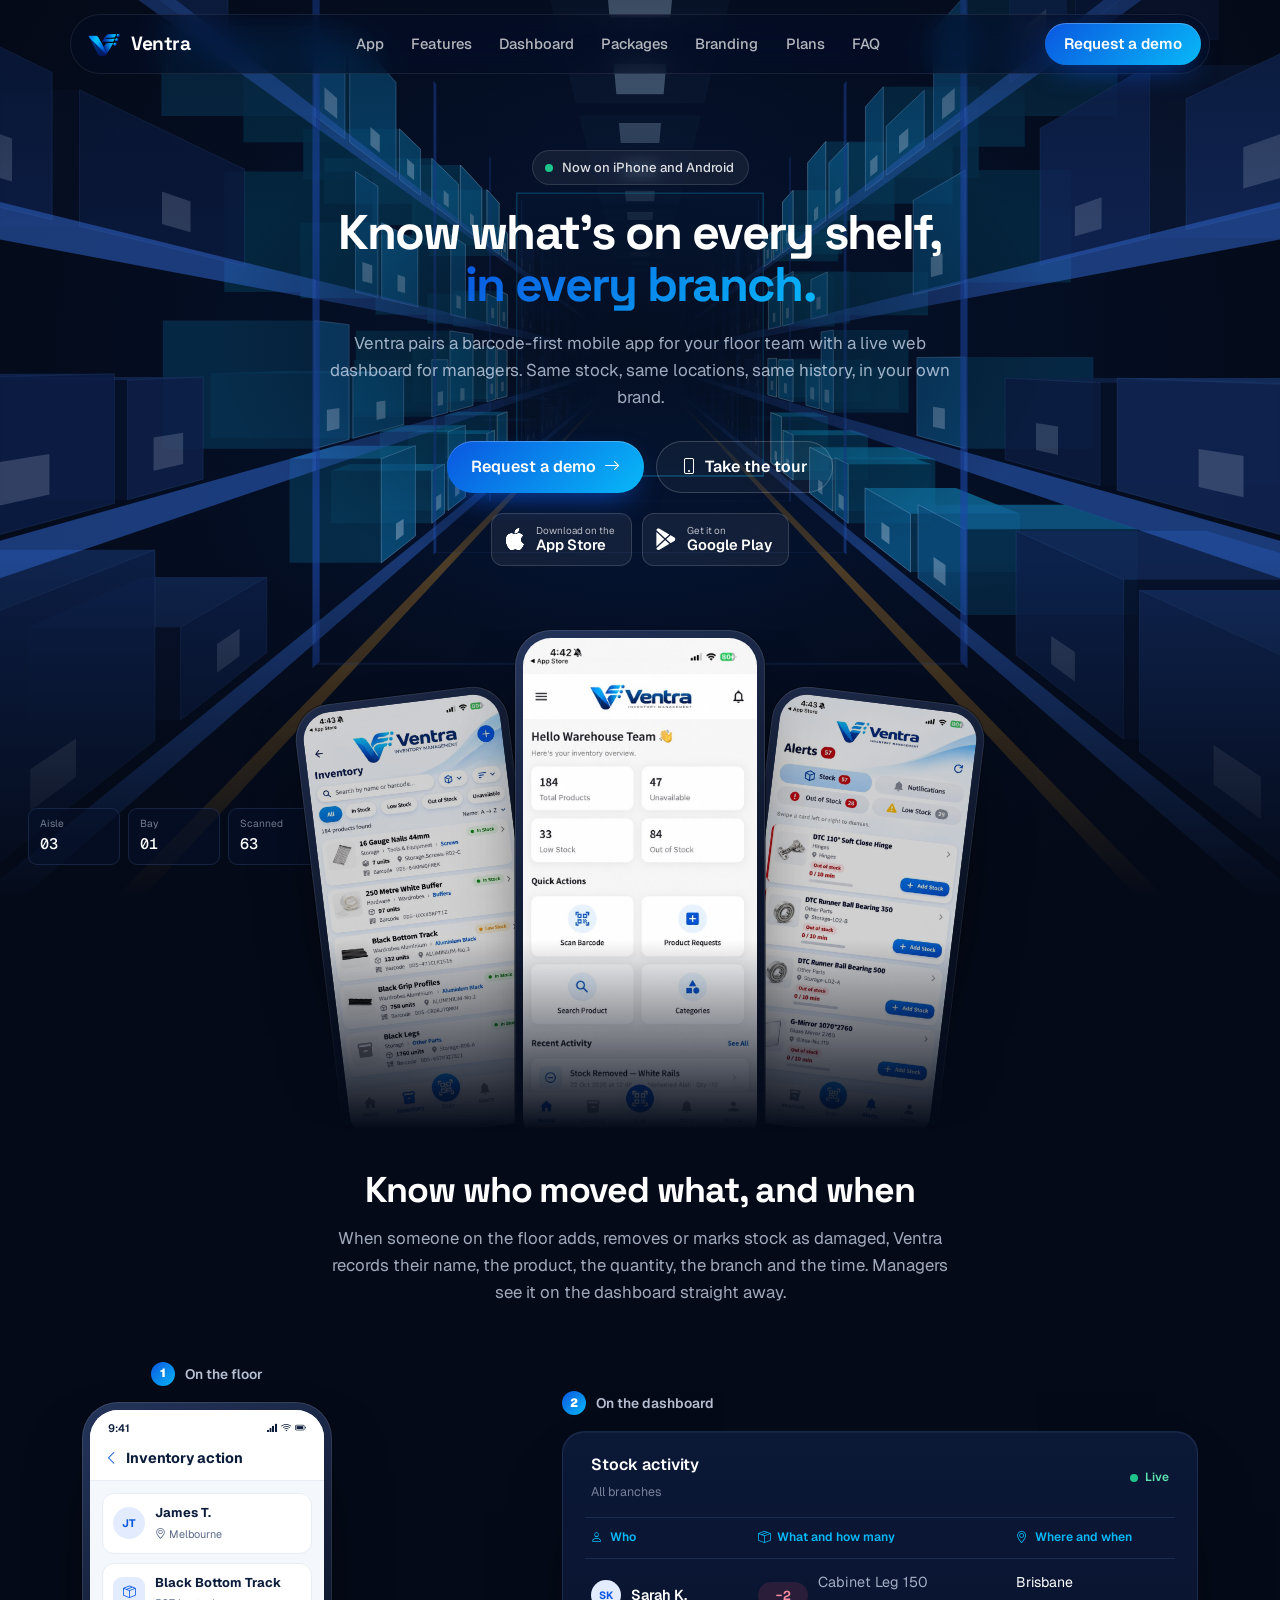
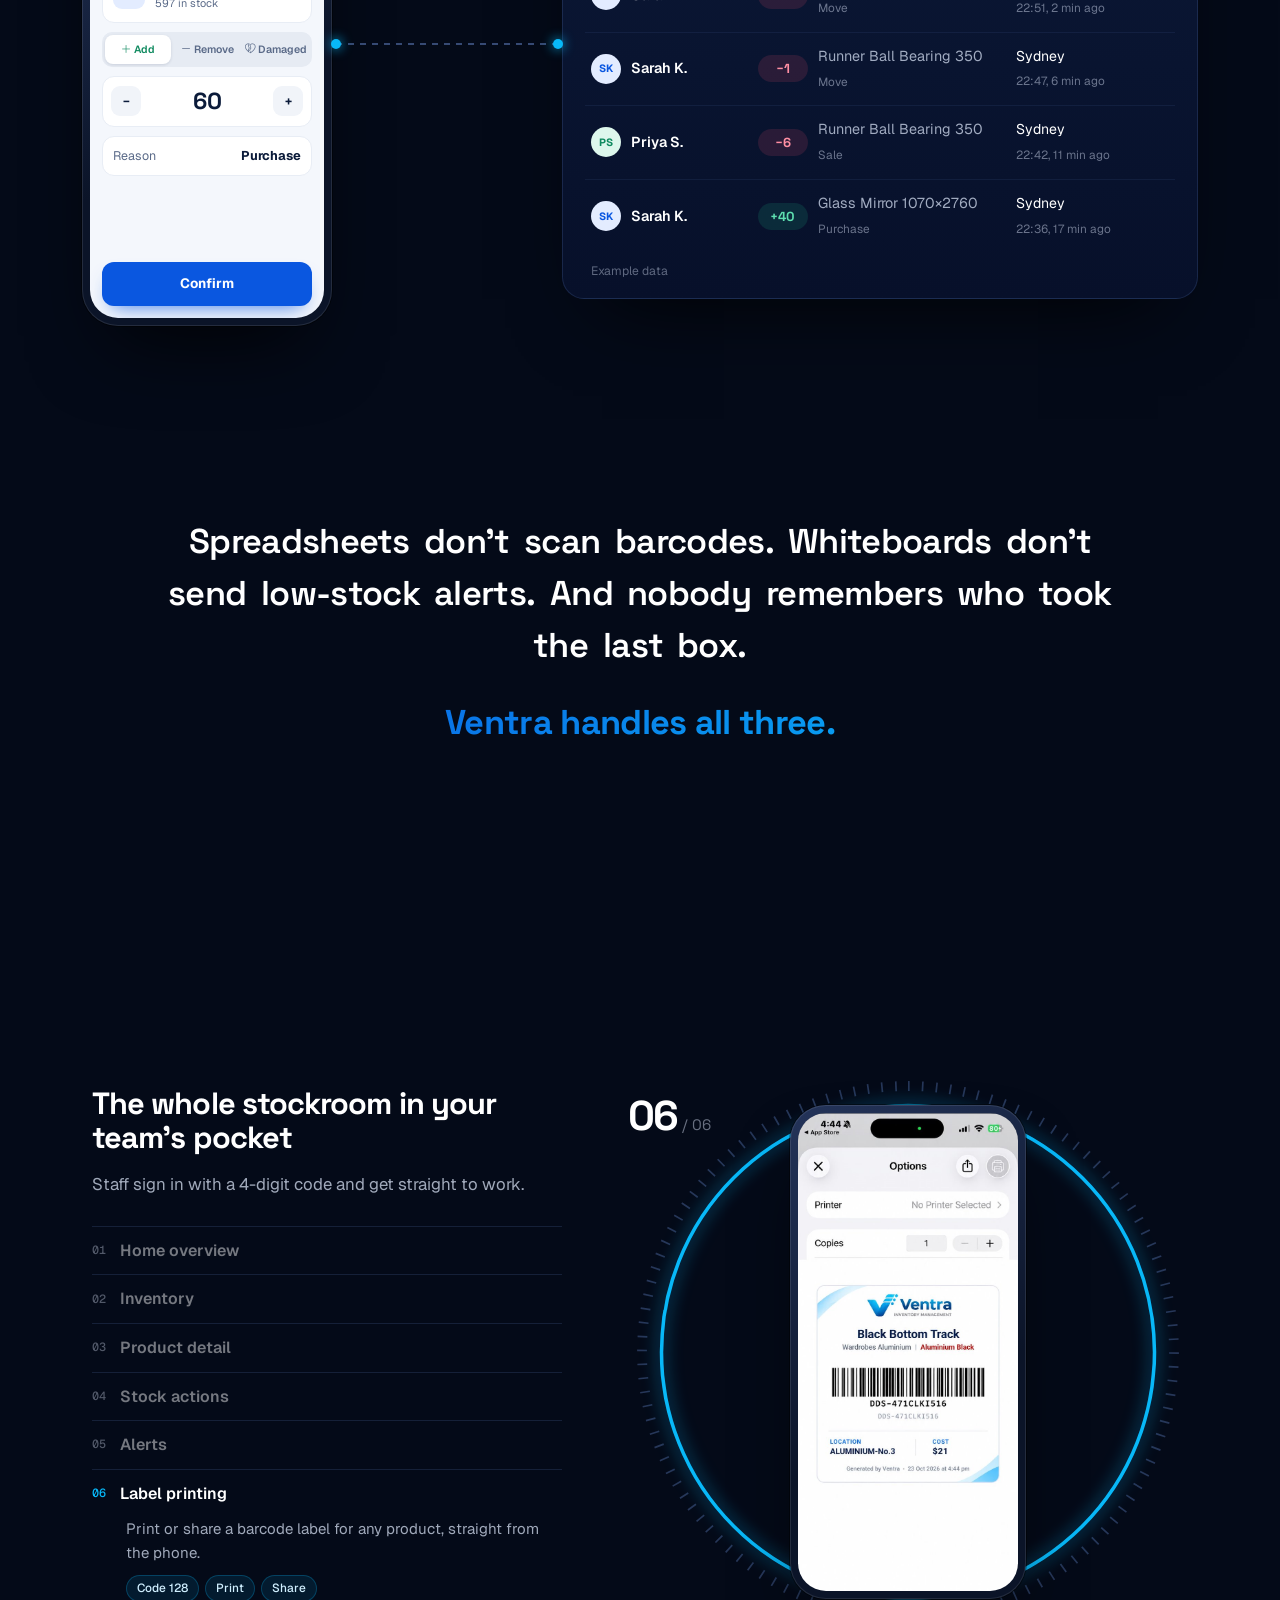
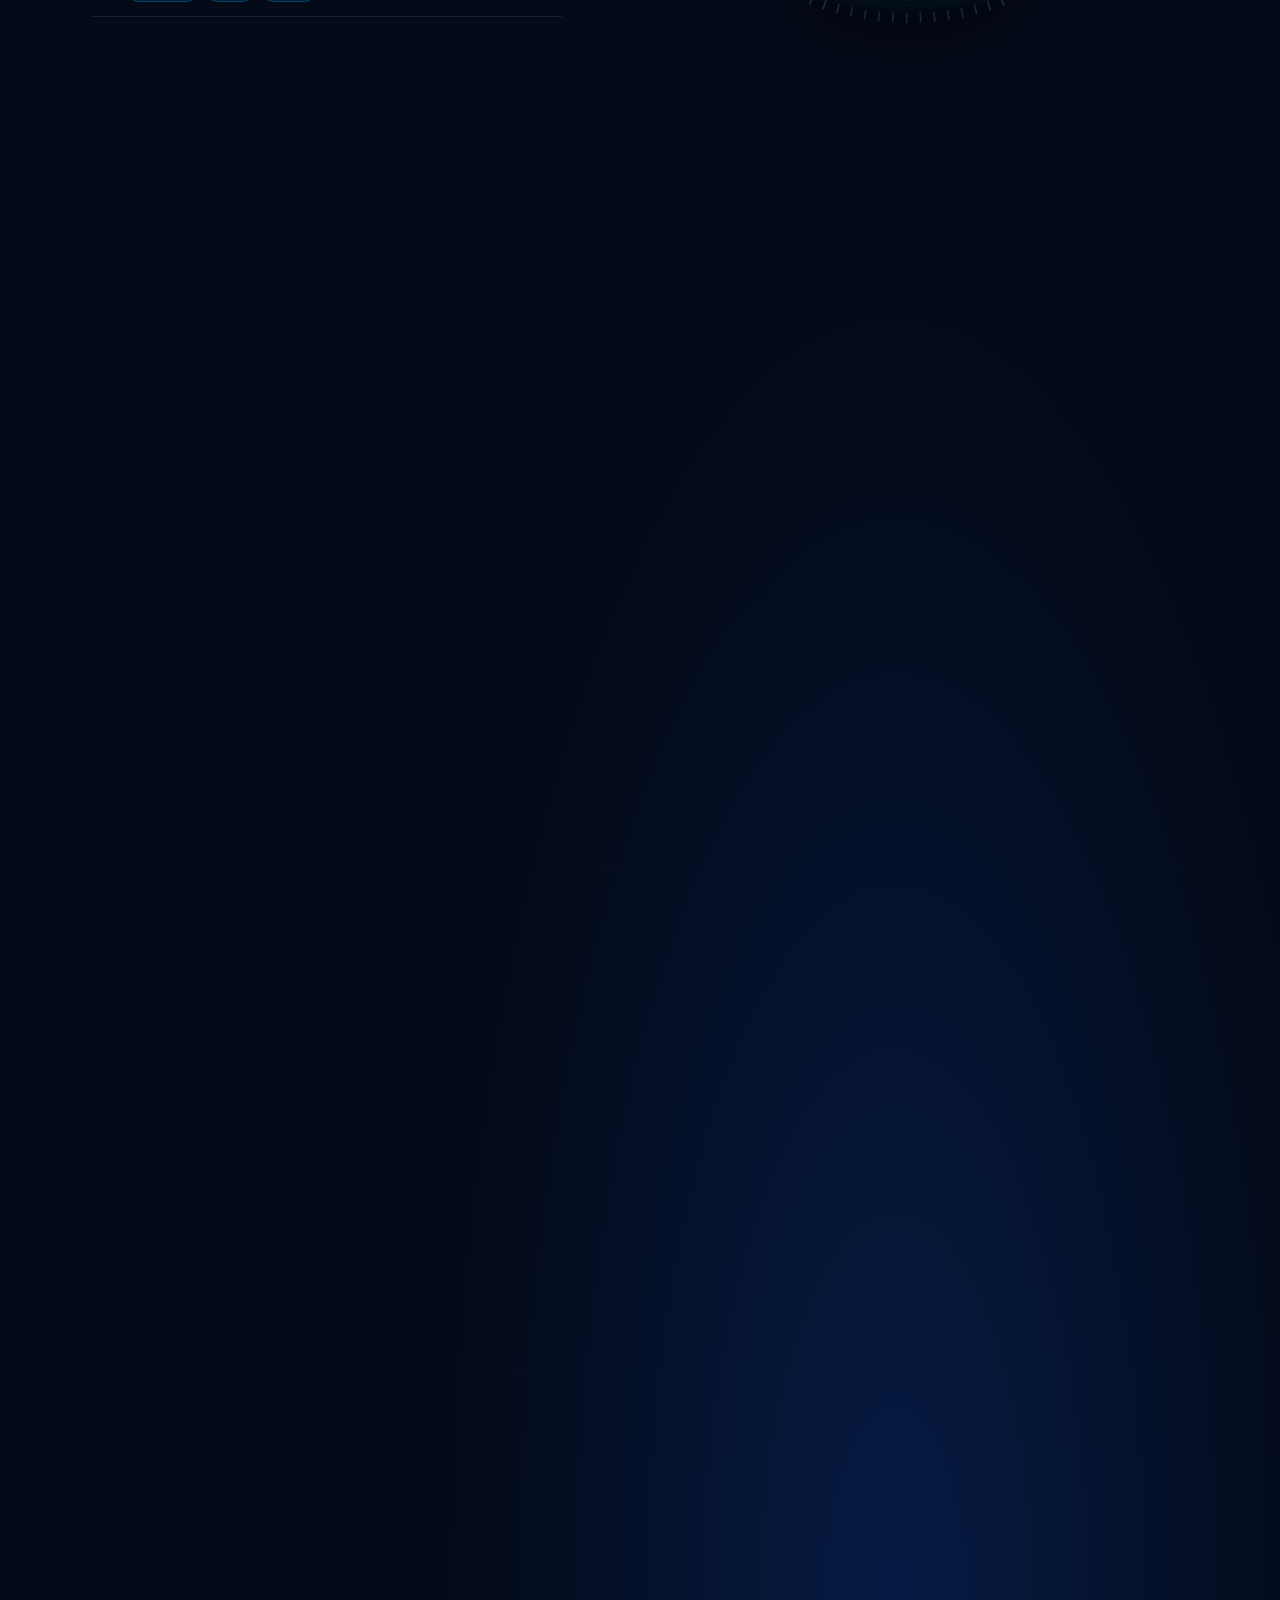
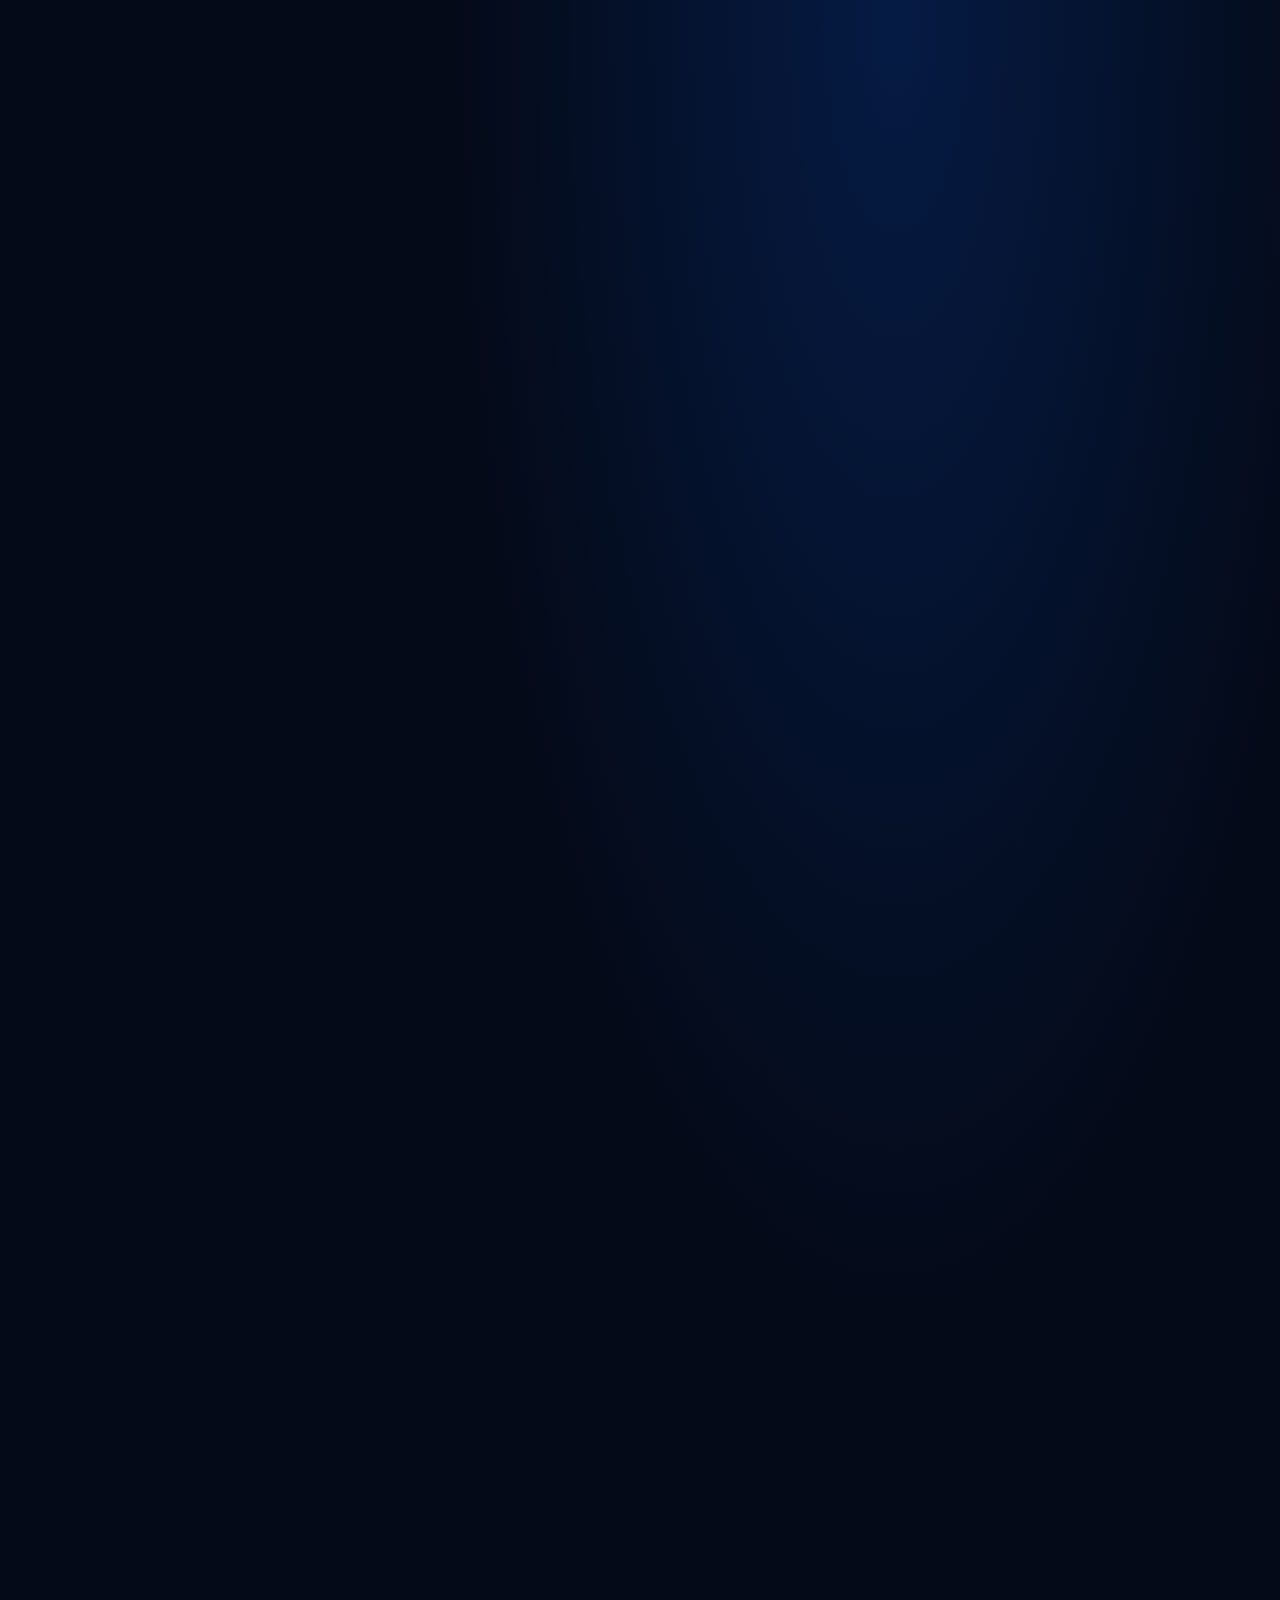
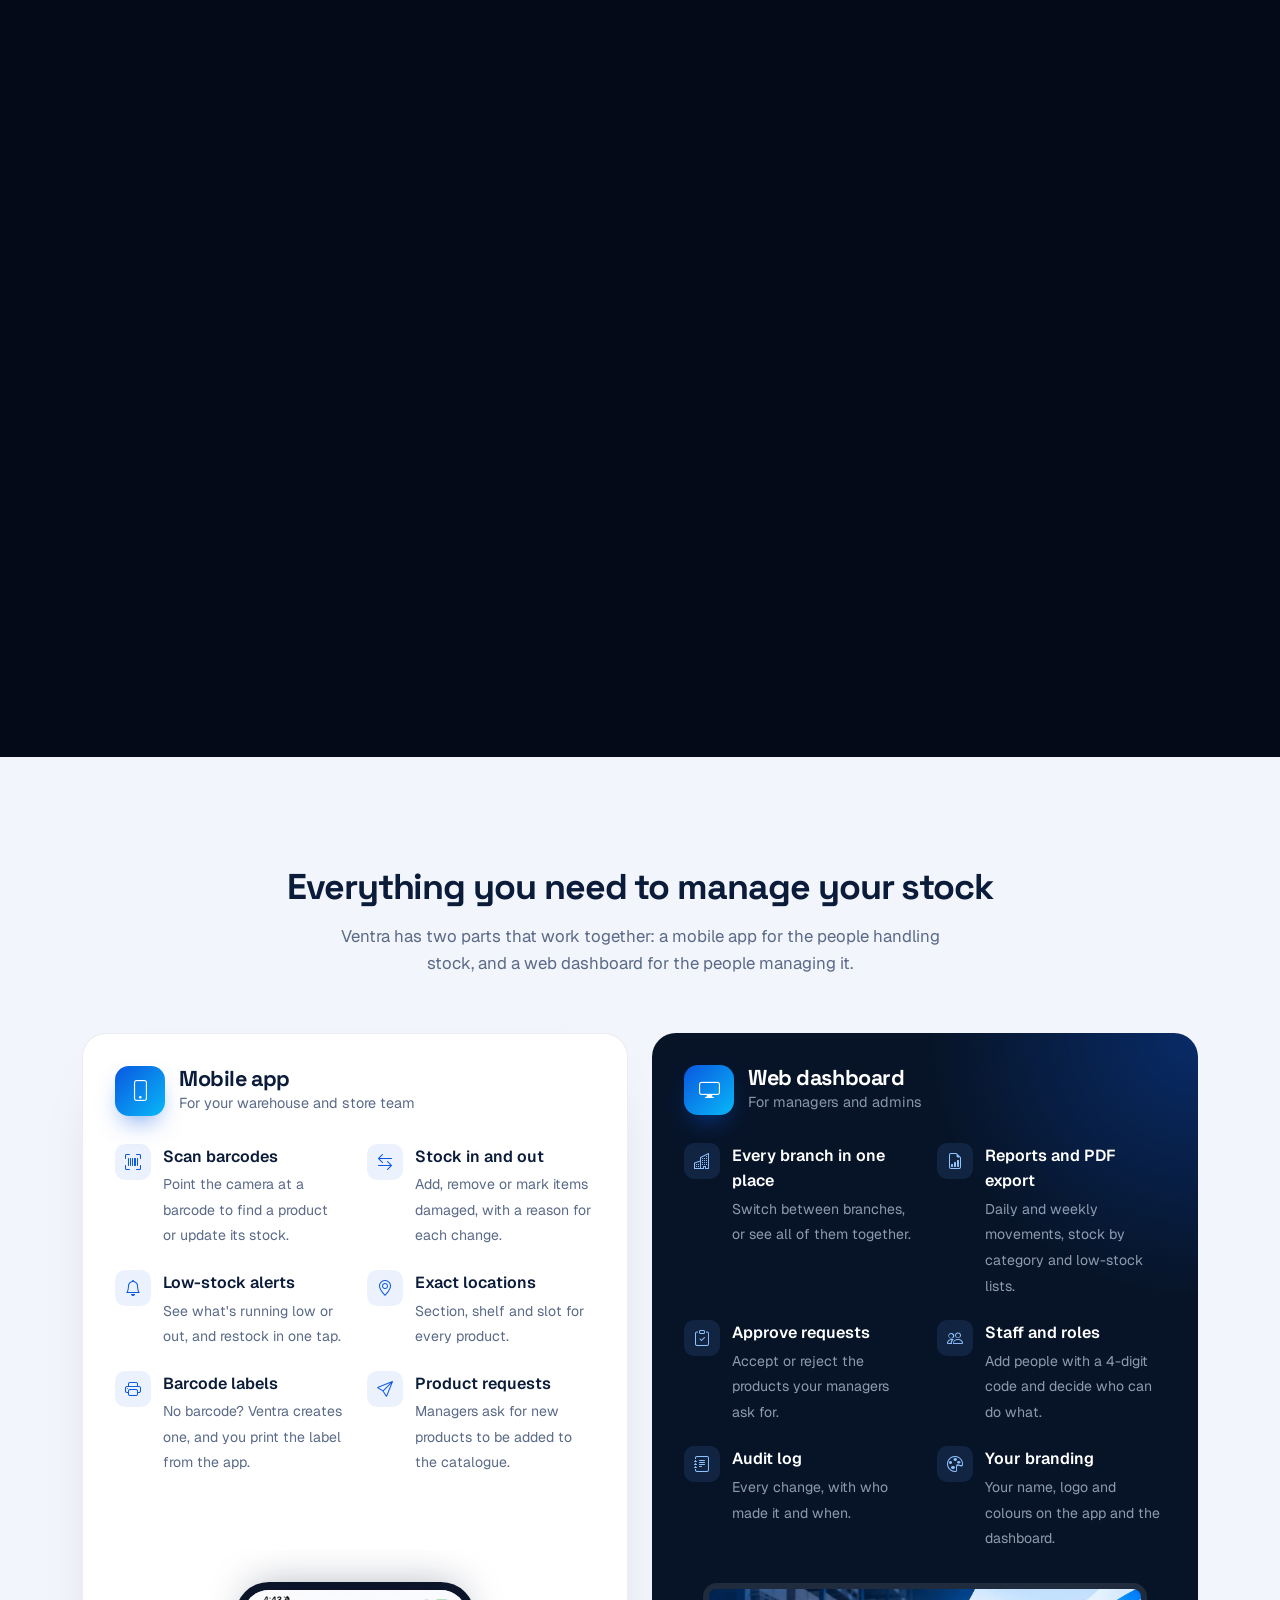
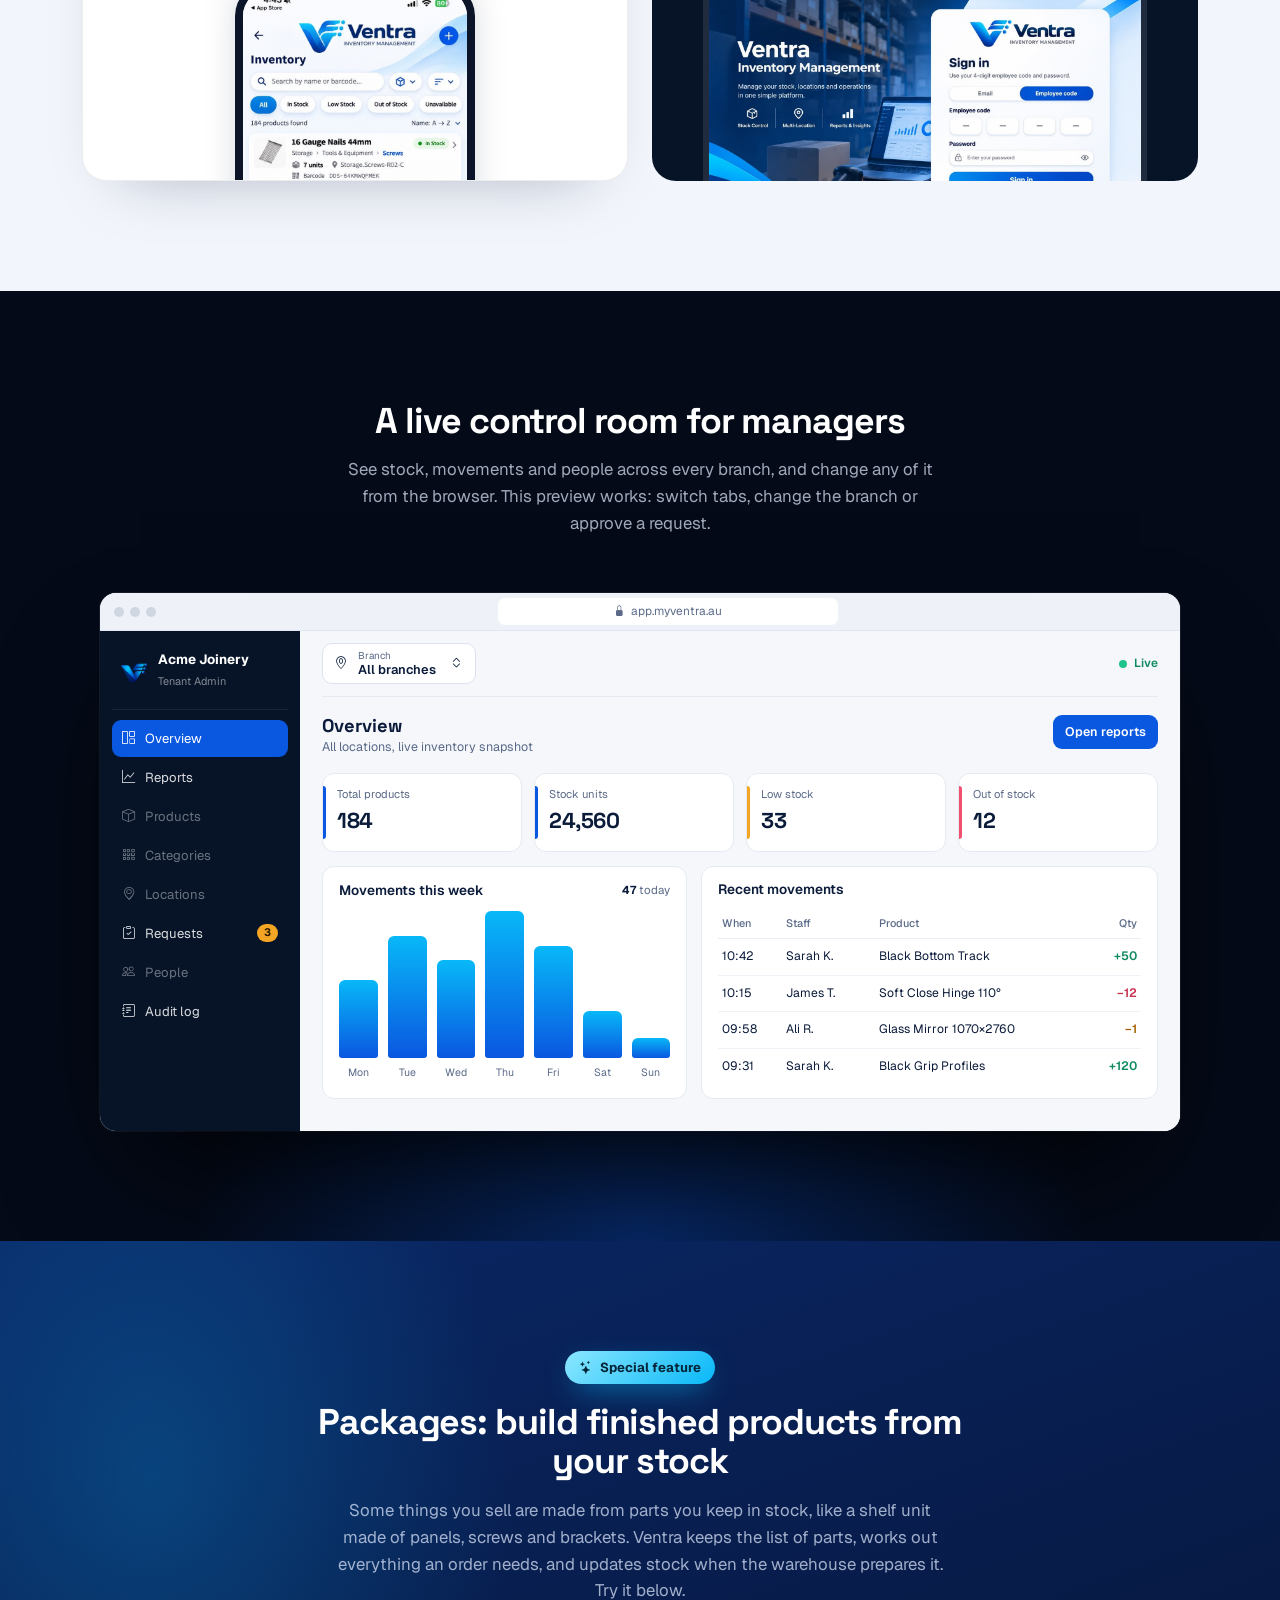
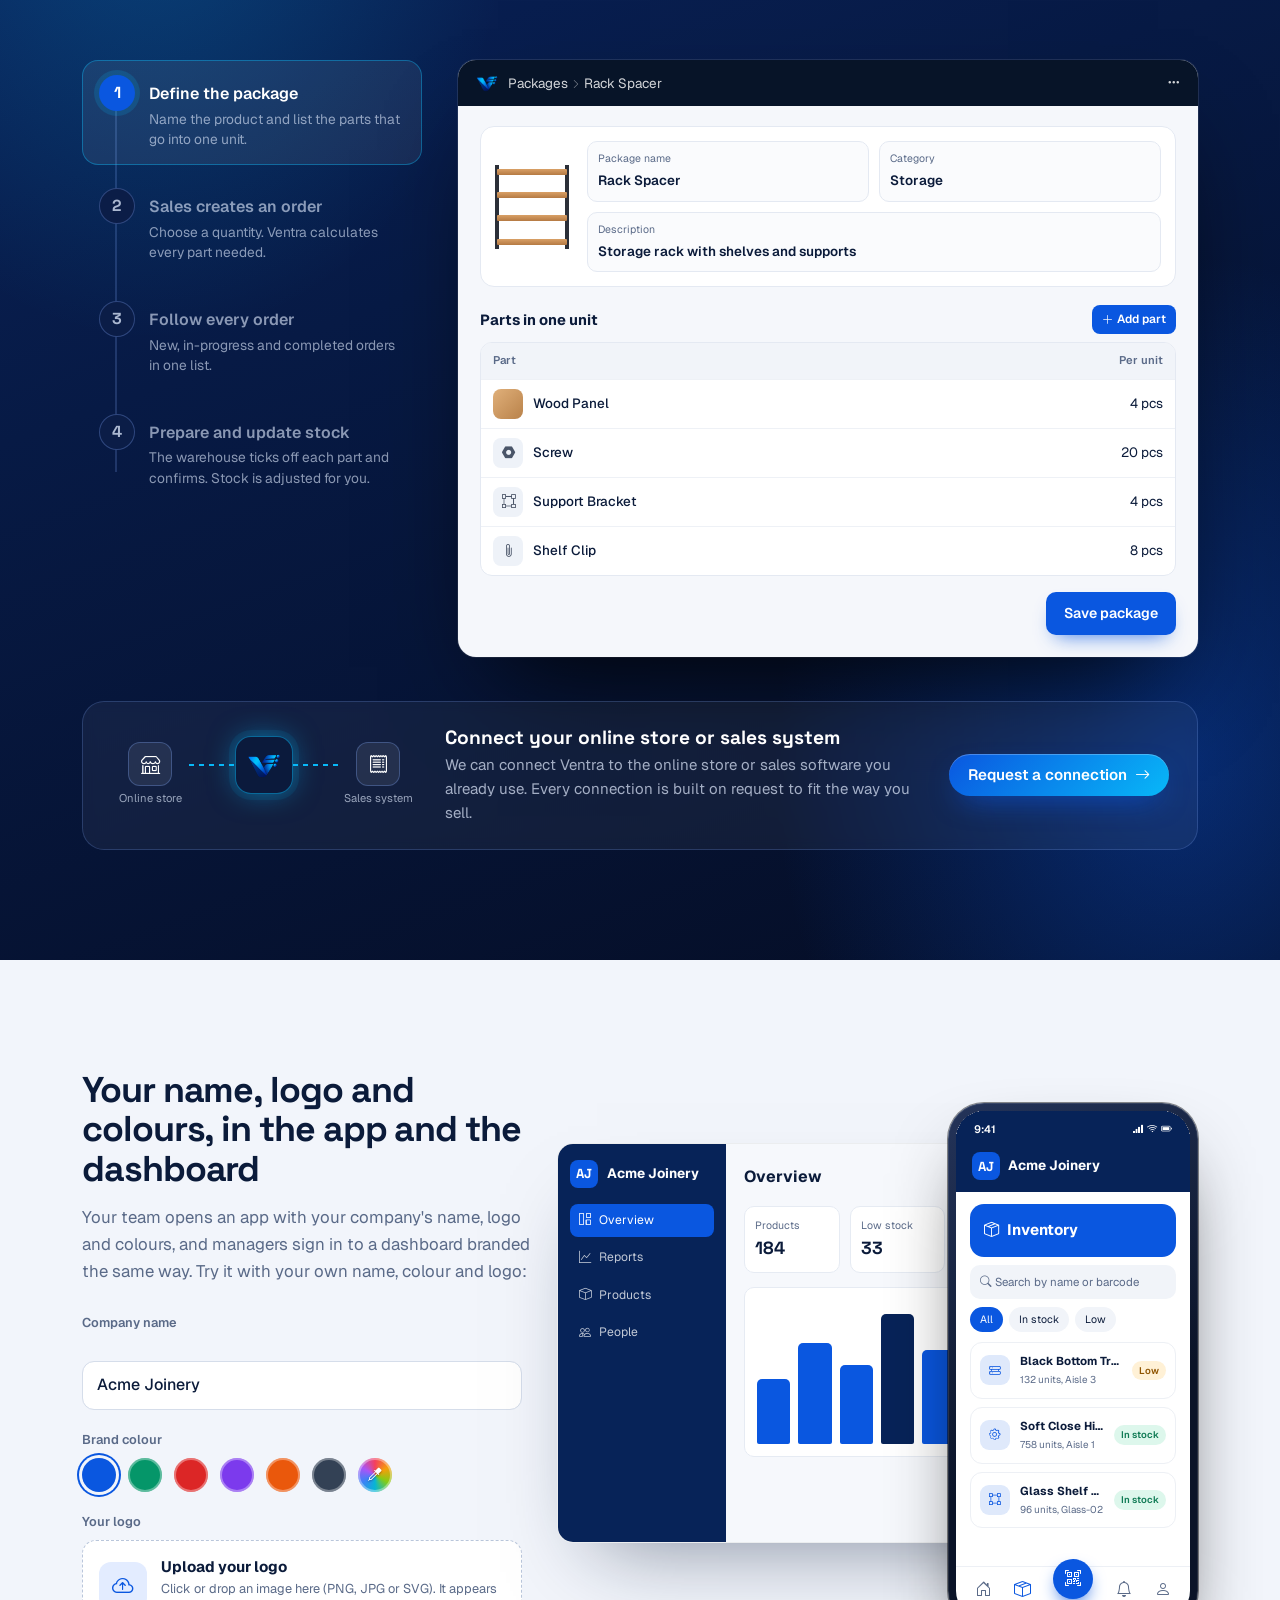
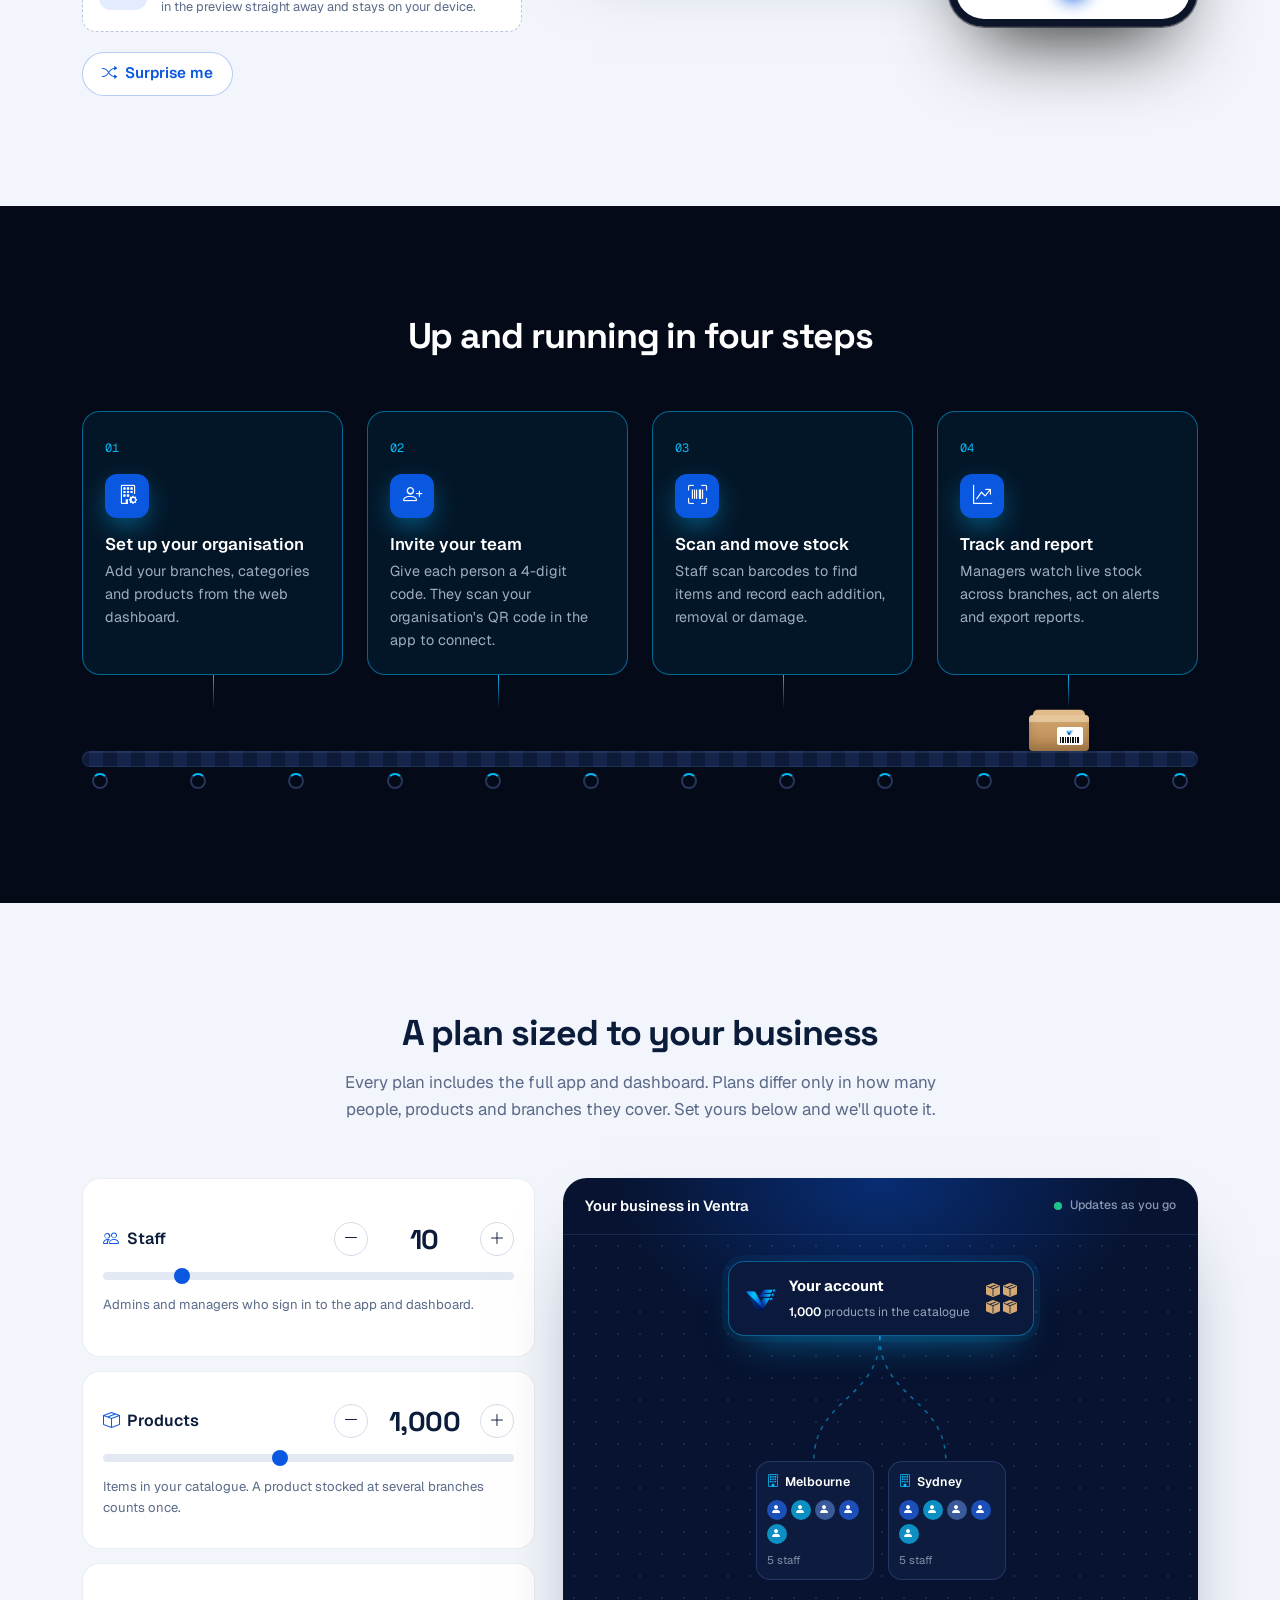
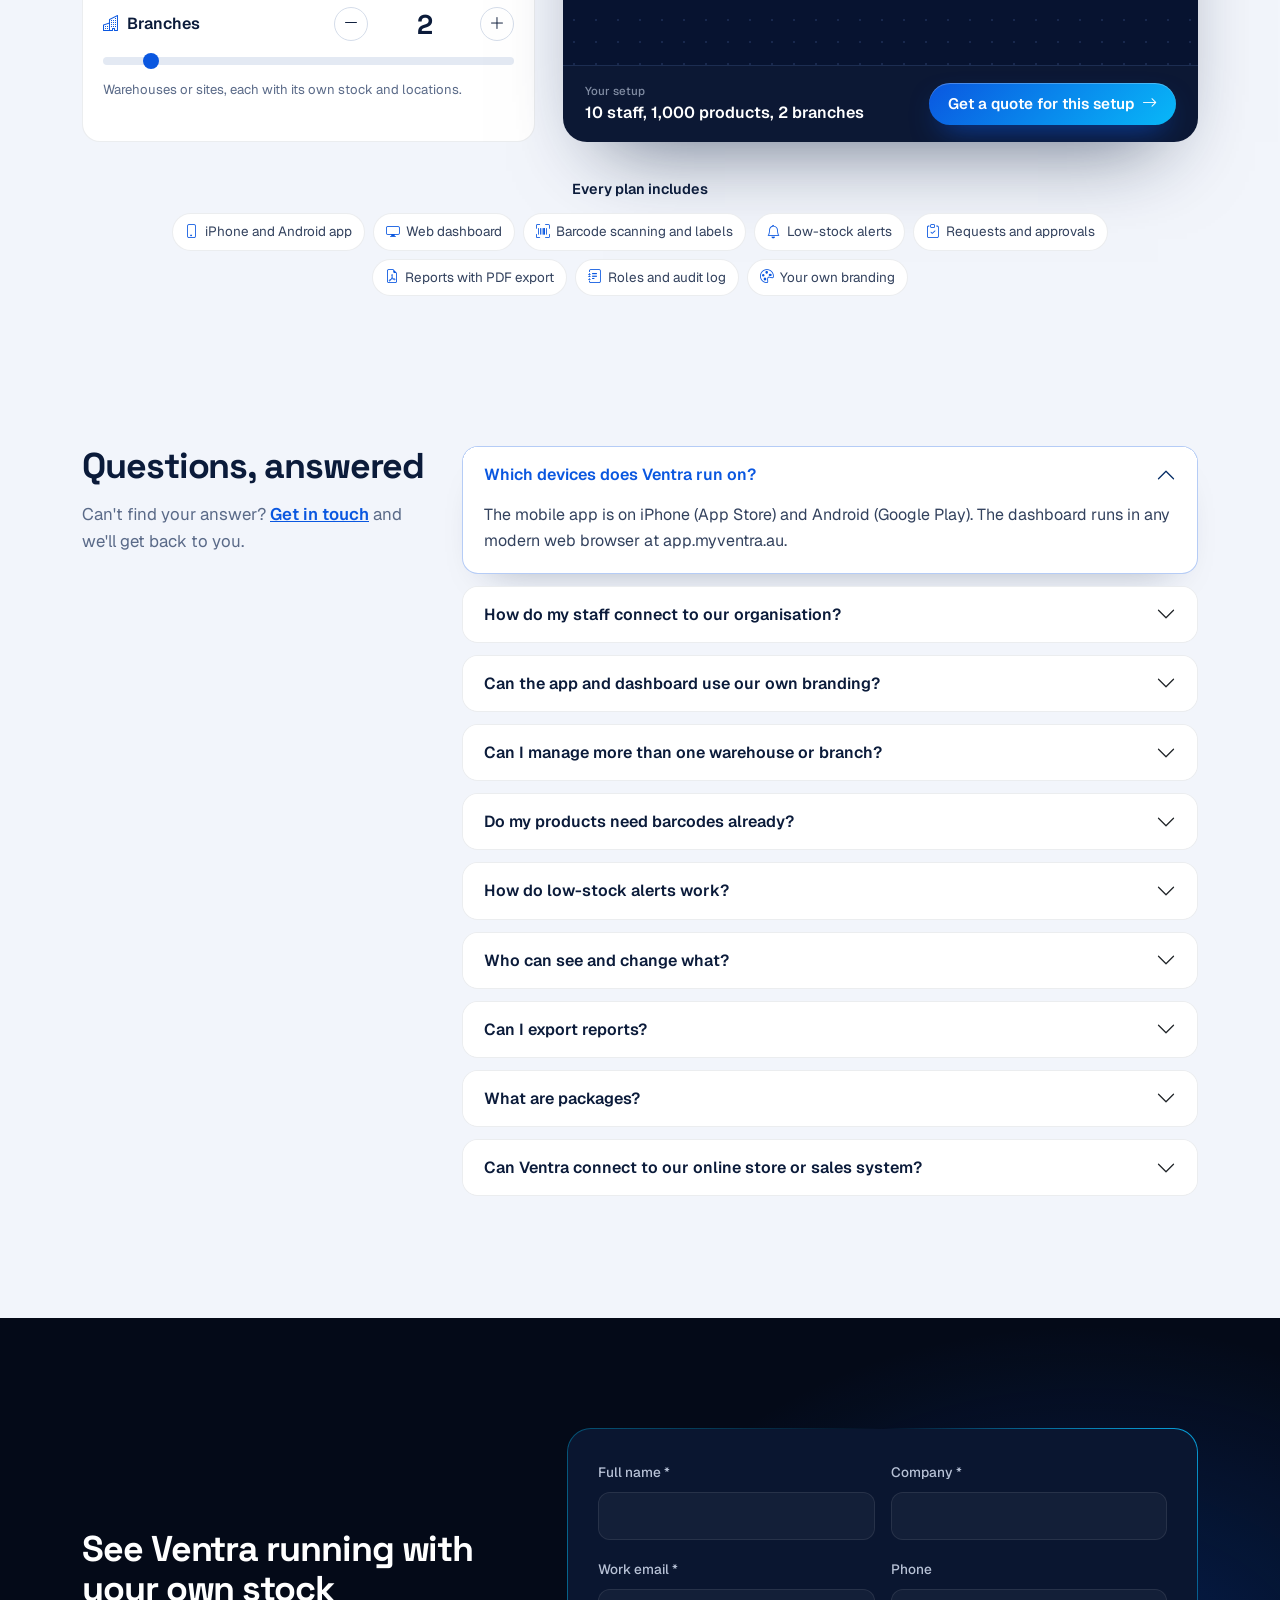
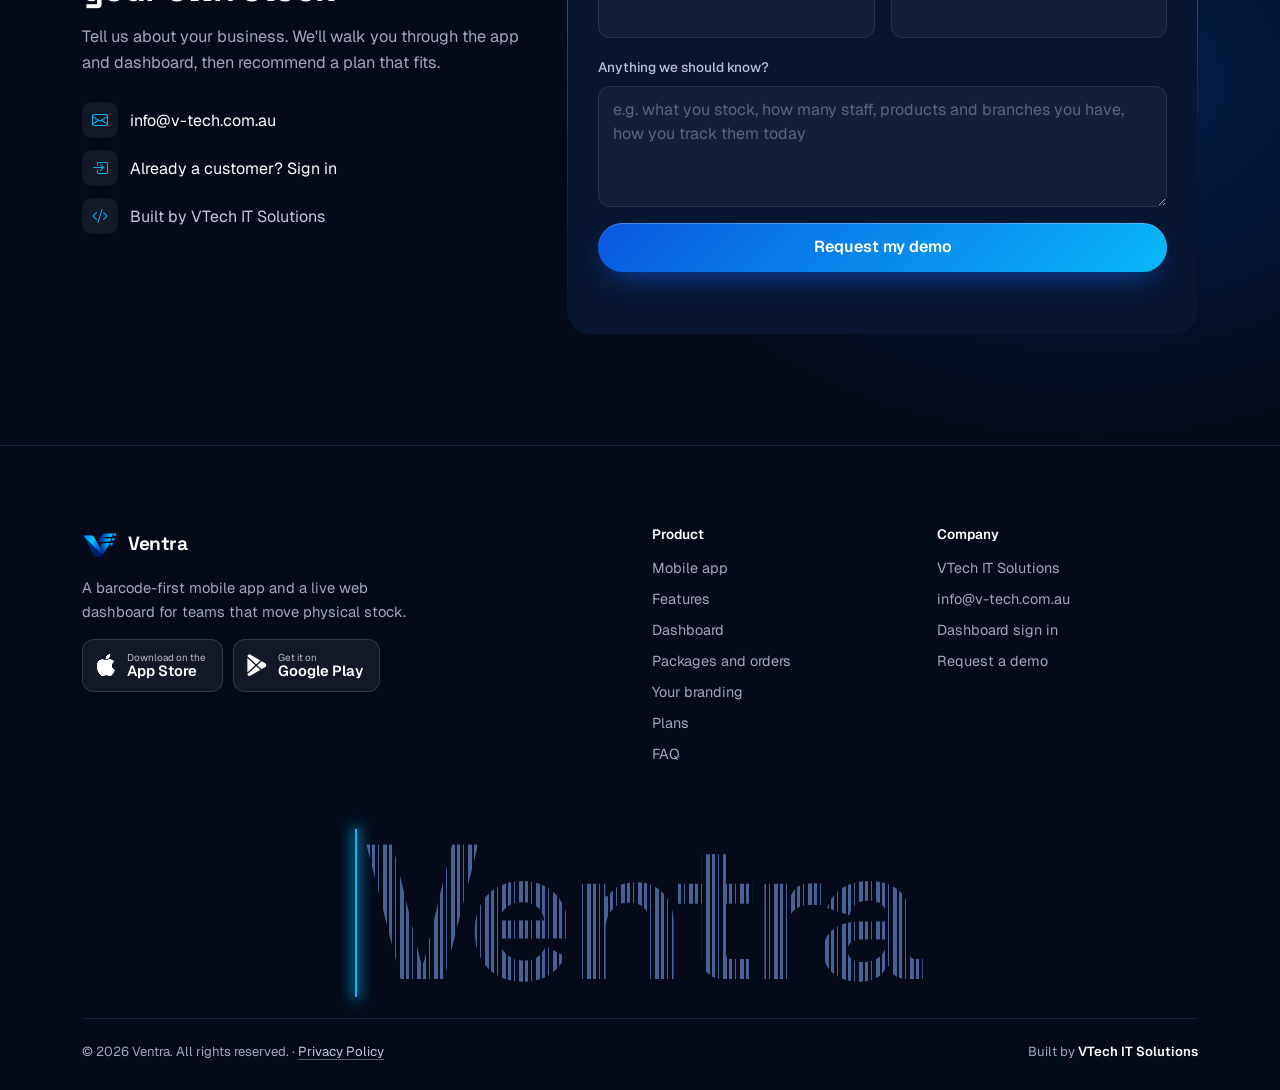
<file: index.html>
<!doctype html>
<html lang="en">
<head>
  <meta charset="utf-8">
  <meta name="viewport" content="width=device-width, initial-scale=1">
  <title>Ventra - Inventory Management</title>
  <meta name="description" content="Ventra is an inventory management app and web dashboard. Scan barcodes, track stock across branches, get low-stock alerts and reports, in your own brand.">
  <meta name="robots" content="index, follow, max-image-preview:large, max-snippet:-1">
  <link rel="canonical" href="https://myventra.au/">
  <meta name="theme-color" content="#040A18">
  <!-- Google Search Console (only if you verify with the HTML tag method): -->
  <!-- <meta name="google-site-verification" content="PASTE_YOUR_CODE_HERE"> -->

  <!-- Social sharing (WhatsApp, LinkedIn, Facebook, X) -->
  <meta property="og:type" content="website">
  <meta property="og:site_name" content="Ventra">
  <meta property="og:locale" content="en_AU">
  <meta property="og:url" content="https://myventra.au/">
  <meta property="og:title" content="Ventra - Inventory Management">
  <meta property="og:description" content="An inventory management app and web dashboard. Scan barcodes, track stock across branches and get low-stock alerts, in your own brand.">
  <meta property="og:image" content="https://myventra.au/assets/img/og-image.jpg">
  <meta property="og:image:width" content="1200">
  <meta property="og:image:height" content="630">
  <meta property="og:image:alt" content="Ventra Inventory Management: the web dashboard sign-in screen">
  <meta name="twitter:card" content="summary_large_image">
  <meta name="twitter:title" content="Ventra - Inventory Management">
  <meta name="twitter:description" content="An inventory management app and web dashboard. Scan barcodes, track stock across branches and get low-stock alerts, in your own brand.">
  <meta name="twitter:image" content="https://myventra.au/assets/img/og-image.jpg">
  <meta name="twitter:image:alt" content="Ventra Inventory Management: the web dashboard sign-in screen">

  <!-- Icons: Google Search needs a square favicon in multiples of 48px -->
  <link rel="icon" href="/favicon.ico" sizes="any">
  <link rel="icon" type="image/png" sizes="48x48" href="assets/img/favicon-48.png">
  <link rel="icon" type="image/png" sizes="96x96" href="assets/img/favicon-96.png">
  <link rel="icon" type="image/png" sizes="192x192" href="assets/img/favicon-192.png">
  <link rel="apple-touch-icon" sizes="180x180" href="assets/img/apple-touch-icon.png">

  <!-- Structured data: tells Google the site name ("Ventra") and the logo -->
  <script type="application/ld+json">
  {
    "@context": "https://schema.org",
    "@graph": [
      {
        "@type": "WebSite",
        "@id": "https://myventra.au/#website",
        "url": "https://myventra.au/",
        "name": "Ventra",
        "alternateName": ["Ventra Inventory Management", "myventra.au"],
        "inLanguage": "en-AU",
        "publisher": { "@id": "https://myventra.au/#organization" }
      },
      {
        "@type": "Organization",
        "@id": "https://myventra.au/#organization",
        "name": "Ventra",
        "url": "https://myventra.au/",
        "logo": "https://myventra.au/assets/img/favicon-192.png",
        "email": "info@v-tech.com.au",
        "parentOrganization": { "@type": "Organization", "name": "VTech IT Solutions" }
      },
      {
        "@type": ["WebPage", "FAQPage"],
        "@id": "https://myventra.au/#webpage",
        "url": "https://myventra.au/",
        "name": "Ventra - Inventory Management",
        "description": "Ventra is an inventory management app and web dashboard. Scan barcodes, track stock across branches, get low-stock alerts and reports, in your own brand.",
        "isPartOf": { "@id": "https://myventra.au/#website" },
        "about": { "@id": "https://myventra.au/#organization" },
        "primaryImageOfPage": "https://myventra.au/assets/img/og-image.jpg",
        "inLanguage": "en-AU",
        "mainEntity": [
          { "@type": "Question", "name": "Which devices does Ventra run on?",
            "acceptedAnswer": { "@type": "Answer", "text": "The mobile app is on iPhone (App Store) and Android (Google Play). The dashboard runs in any modern web browser at app.myventra.au." } },
          { "@type": "Question", "name": "How do my staff connect to our organisation?",
            "acceptedAnswer": { "@type": "Answer", "text": "An admin adds each person in the dashboard and gives them a 4-digit code and a password. In the app, they scan your organisation's QR code or type its ID, then sign in." } },
          { "@type": "Question", "name": "Can the app and dashboard use our own branding?",
            "acceptedAnswer": { "@type": "Answer", "text": "Yes. The app and the dashboard can carry your company's name, logo and colours, so your team sees them as your own tools." } },
          { "@type": "Question", "name": "Can I manage more than one warehouse or branch?",
            "acceptedAnswer": { "@type": "Answer", "text": "Yes. Add as many locations as your plan allows. Each one keeps its own stock levels, and the dashboard switches between one branch and all branches." } },
          { "@type": "Question", "name": "Do my products need barcodes already?",
            "acceptedAnswer": { "@type": "Answer", "text": "No. Leave the barcode field empty and Ventra generates a Code 128 barcode for the product. You can print its label straight from the app." } },
          { "@type": "Question", "name": "How do low-stock alerts work?",
            "acceptedAnswer": { "@type": "Answer", "text": "Set a minimum stock level for each product. When a product falls to or below that level, it appears under Alerts as low or out of stock, and you can add stock straight from the alert." } },
          { "@type": "Question", "name": "Who can see and change what?",
            "acceptedAnswer": { "@type": "Answer", "text": "Admins manage everything from the dashboard. Managers work in the app and can request new products, which an admin approves. Every action is recorded in the audit log." } },
          { "@type": "Question", "name": "Can I export reports?",
            "acceptedAnswer": { "@type": "Answer", "text": "Yes. The dashboard has daily and weekly movement reports, stock by category, and low and out-of-stock lists. You can download any of them as a PDF." } },
          { "@type": "Question", "name": "What are packages?",
            "acceptedAnswer": { "@type": "Answer", "text": "A package is a finished product made from parts you keep in stock, like a shelf unit made of panels, screws and brackets. You list its parts once. When sales creates an order, Ventra calculates every part needed, and when the warehouse confirms the order, stock is adjusted for you." } },
          { "@type": "Question", "name": "Can Ventra connect to our online store or sales system?",
            "acceptedAnswer": { "@type": "Answer", "text": "Yes, on request. We build each connection to fit the online store or sales software you use. Send us a request and tell us what you use today." } }
        ]
      }
    ]
  }
  </script>

  <link rel="preconnect" href="https://fonts.googleapis.com">
  <link rel="preconnect" href="https://fonts.gstatic.com" crossorigin>
  <link href="https://fonts.googleapis.com/css2?family=Geist:wght@400;500;600;700&family=Space+Grotesk:wght@500;600;700&family=Geist+Mono:wght@400;500;600&display=swap" rel="stylesheet">

  <link href="https://cdn.jsdelivr.net/npm/bootstrap@5.3.3/dist/css/bootstrap.min.css" rel="stylesheet">
  <link href="https://cdn.jsdelivr.net/npm/bootstrap-icons@1.11.3/font/bootstrap-icons.min.css" rel="stylesheet">

  <link href="css/style.css" rel="stylesheet">
  <script>document.documentElement.classList.add("js");</script>
</head>
<body>

  <div class="scroll-progress" aria-hidden="true"><span></span></div>

  <!-- ============ NAVBAR ============ -->
  <nav id="mainNav" class="navbar navbar-expand-lg fixed-top">
    <div class="container nav-pill">
      <a class="navbar-brand brand" href="#top" aria-label="Ventra home">
        <img src="assets/img/ventra-icon.png" alt="" width="34" height="34">
        <span>Ventra</span>
      </a>
      <button class="navbar-toggler" type="button" data-bs-toggle="collapse" data-bs-target="#navMenu" aria-controls="navMenu" aria-expanded="false" aria-label="Toggle navigation">
        <i class="bi bi-list"></i>
      </button>
      <div class="collapse navbar-collapse" id="navMenu">
        <ul class="navbar-nav mx-auto">
          <li class="nav-item"><a class="nav-link" href="#app">App</a></li>
          <li class="nav-item"><a class="nav-link" href="#features">Features</a></li>
          <li class="nav-item"><a class="nav-link" href="#dashboard">Dashboard</a></li>
          <li class="nav-item"><a class="nav-link" href="#packages">Packages</a></li>
          <li class="nav-item"><a class="nav-link" href="#branding">Branding</a></li>
          <li class="nav-item"><a class="nav-link" href="#plans">Plans</a></li>
          <li class="nav-item"><a class="nav-link" href="#faq">FAQ</a></li>
        </ul>
        <div class="nav-actions">
          <a class="btn btn-v" href="#contact">Request a demo</a>
        </div>
      </div>
    </div>
  </nav>

  <!-- ============ HERO: A WAREHOUSE AISLE, BEING SCANNED ============ -->
  <header id="top" class="hero">
    <canvas class="aisle" id="aisle" aria-hidden="true"></canvas>
    <div class="aisle-fade" aria-hidden="true"></div>
    <div class="scan-tags" id="scanTags" aria-hidden="true"></div>

    <div class="container hero-inner">
      <span class="live-chip"><span class="pulse"></span> Now on iPhone and Android</span>
      <h1 class="hero-title scan-reveal">Know what's on every shelf,<br> <span class="grad">in every branch.</span></h1>
      <p class="hero-lead">Ventra pairs a barcode-first mobile app for your floor team with a live web dashboard for managers. Same stock, same locations, same history, in your own brand.</p>
      <div class="hero-ctas">
        <a class="btn btn-v btn-lg" href="#contact">Request a demo <i class="bi bi-arrow-right"></i></a>
        <a class="btn btn-ghost btn-lg" href="#app"><i class="bi bi-phone"></i> Take the tour</a>
      </div>
      <div class="store-row">
        <a class="store-btn" href="https://apps.apple.com/au/app/ventra/id6814044538" target="_blank" rel="noopener" aria-label="Download Ventra on the App Store">
          <i class="bi bi-apple"></i><span><small>Download on the</small>App Store</span>
        </a>
        <a class="store-btn" href="https://play.google.com/store/apps/details?id=au.dds.inventory" target="_blank" rel="noopener" aria-label="Get Ventra on Google Play">
          <i class="bi bi-google-play"></i><span><small>Get it on</small>Google Play</span>
        </a>
      </div>
    </div>

    <div class="hero-hud" aria-hidden="true">
      <span><small>Aisle</small><b>03</b></span>
      <span><small>Bay</small><b id="hudBay">01</b></span>
      <span><small>Scanned</small><b id="hudCount">0</b></span>
    </div>

    <div class="hero-devices" id="heroDevices">
      <div class="phone ph-left"><img src="assets/img/app/inventory.jpg" alt="Ventra inventory list with search and stock filters"></div>
      <div class="phone ph-center"><img src="assets/img/app/home.jpg" alt="Ventra app home screen with total products, low stock and out-of-stock counts"></div>
      <div class="phone ph-right"><img src="assets/img/app/alerts.jpg" alt="Ventra alerts screen listing low and out-of-stock products"></div>
    </div>
  </header>

  <!-- ============ ACTIVITY: FROM THE FLOOR TO THE DASHBOARD ============ -->
  <section id="live" class="section night activity-sec">
    <div class="container">
      <div class="section-head text-center">
        <h2 class="section-title scan-reveal">Know who moved what, and when</h2>
        <p class="section-sub on-dark mx-auto">When someone on the floor adds, removes or marks stock as damaged, Ventra records their name, the product, the quantity, the branch and the time. Managers see it on the dashboard straight away.</p>
      </div>

      <div class="relay" id="relay">
        <div class="relay-phone">
          <span class="relay-cap"><b>1</b> On the floor</span>
          <div class="phone phone-mini" aria-hidden="true">
            <div class="mini-ui">
              <div class="mu-status"><span>9:41</span><span><i class="bi bi-reception-4"></i> <i class="bi bi-wifi"></i> <i class="bi bi-battery-full"></i></span></div>
              <div class="mu-head"><i class="bi bi-chevron-left"></i> Inventory action</div>
              <div class="mu-body">
                <div class="mu-card mu-user"><span class="avatar" id="ruAvatar">SK</span><div><b id="ruName">Sarah K.</b><small><i class="bi bi-geo-alt"></i> <span id="ruBranch">Melbourne</span></small></div></div>
                <div class="mu-card mu-product"><span class="mu-thumb"><i class="bi bi-box-seam"></i></span><div><b id="ruItem">Black Bottom Track</b><small id="ruStock">132 in stock</small></div></div>
                <div class="mu-seg"><span data-k="added" class="on"><i class="bi bi-plus-lg"></i> Add</span><span data-k="removed"><i class="bi bi-dash-lg"></i> Remove</span><span data-k="damaged"><i class="bi bi-heartbreak"></i> Damaged</span></div>
                <div class="mu-card mu-qty"><span>−</span><b id="ruQty">50</b><span>+</span></div>
                <div class="mu-card mu-reason" id="ruReasonRow">Reason <b id="ruReason">Purchase</b></div>
                <span class="mu-confirm" id="ruConfirm">Confirm<span class="tap"></span></span>
              </div>
              <div class="mu-saved" id="ruSaved"><i class="bi bi-check-circle-fill"></i> Stock updated</div>
            </div>
          </div>
        </div>

        <div class="relay-wire" aria-hidden="true">
          <span class="wire"></span>
          <span class="packet" id="packet">+50</span>
        </div>

        <div class="relay-dash">
          <span class="relay-cap"><b>2</b> On the dashboard</span>
          <div class="log-card" id="logCard">
            <div class="log-head">
              <div><b>Stock activity</b><small>All branches</small></div>
              <span class="live-pill"><span class="pulse"></span> Live</span>
            </div>
            <div class="log-cols" aria-hidden="true"><span><i class="bi bi-person"></i> Who</span><span><i class="bi bi-box-seam"></i> What and how many</span><span><i class="bi bi-geo-alt"></i> Where and when</span></div>
            <ol class="log" id="log" aria-label="Recent stock activity"></ol>
            <p class="feed-note">Example data</p>
          </div>
        </div>
      </div>
    </div>
  </section>

  <!-- ============ STATEMENT: FROM MESS TO ORDER ============ -->
  <section class="section night stmt-sec" id="statement">
    <div class="container">
      <p class="stmt-text" id="stmtText">Spreadsheets don't scan barcodes. Whiteboards don't send low-stock alerts. And nobody remembers who took the last box.</p>
      <p class="stmt-answer scan-reveal">Ventra handles all three.</p>
    </div>
  </section>

  <!-- ============ APP: PINNED PHONE STORY ============ -->
  <section id="app" class="story" aria-label="The mobile app">
    <div class="story-sticky">
      <div class="container story-grid">
        <div class="story-intro">
          <h2 class="section-title scan-reveal">The whole stockroom in your team's pocket</h2>
          <p class="section-sub on-dark">Staff sign in with a 4-digit code and get straight to work.</p>
          <ol class="story-steps" id="storySteps">
            <li class="on">
              <button type="button" aria-current="step"><span class="ss-num">01</span>Home overview</button>
              <div class="ss-body"><div><p>Totals, low stock, out of stock and the latest activity the moment you open the app.</p><ul class="chips"><li>Total products</li><li>Low stock</li><li>Recent activity</li></ul></div></div>
            </li>
            <li>
              <button type="button"><span class="ss-num">02</span>Inventory</button>
              <div class="ss-body"><div><p>Search by name or barcode, and filter by in stock, low, out of stock or unavailable.</p><ul class="chips"><li>Search</li><li>Barcode lookup</li><li>Stock filters</li></ul></div></div>
            </li>
            <li>
              <button type="button"><span class="ss-num">03</span>Product detail</button>
              <div class="ss-body"><div><p>Barcode, exact location, dimensions and stock level together on one screen.</p><ul class="chips"><li>Section, shelf &amp; slot</li><li>Dimensions</li><li>Stock level</li></ul></div></div>
            </li>
            <li>
              <button type="button"><span class="ss-num">04</span>Stock actions</button>
              <div class="ss-body"><div><p>Add, remove or mark damaged, with quick quantities and a reason for each movement.</p><ul class="chips"><li>Add</li><li>Remove</li><li>Damaged</li></ul></div></div>
            </li>
            <li>
              <button type="button"><span class="ss-num">05</span>Alerts</button>
              <div class="ss-body"><div><p>See what's running low or out, and restock with one tap.</p><ul class="chips"><li>Low stock</li><li>Out of stock</li><li>Restock</li></ul></div></div>
            </li>
            <li>
              <button type="button"><span class="ss-num">06</span>Label printing</button>
              <div class="ss-body"><div><p>Print or share a barcode label for any product, straight from the phone.</p><ul class="chips"><li>Code 128</li><li>Print</li><li>Share</li></ul></div></div>
            </li>
          </ol>
        </div>

        <div class="story-device">
          <svg class="dial" viewBox="0 0 400 400" aria-hidden="true">
            <circle class="dial-ticks" cx="200" cy="200" r="190"></circle>
            <circle class="dial-track" cx="200" cy="200" r="176"></circle>
            <circle class="dial-fill" id="dialFill" cx="200" cy="200" r="176" pathLength="100"></circle>
          </svg>
          <div class="sd-count" aria-hidden="true"><b id="sdNum">01</b><span>/ 06</span></div>
          <div class="phone phone-story">
            <div class="screens">
              <img class="screen on" src="assets/img/app/home.jpg" alt="Home screen with inventory overview and quick actions">
              <img class="screen" src="assets/img/app/inventory.jpg" alt="Inventory list with search and stock status filters" loading="lazy">
              <img class="screen" src="assets/img/app/product-detail.jpg" alt="Product detail with barcode, location, dimensions and stock quantity" loading="lazy">
              <img class="screen" src="assets/img/app/stock-action.jpg" alt="Inventory action screen to add, remove or mark stock as damaged" loading="lazy">
              <img class="screen" src="assets/img/app/alerts.jpg" alt="Alerts screen listing out-of-stock and low-stock products" loading="lazy">
              <img class="screen" src="assets/img/app/print-label.jpg" alt="Barcode label preview ready to print" loading="lazy">
              <span class="wipe" aria-hidden="true"></span>
            </div>
          </div>
        </div>
      </div>
    </div>
  </section>

  <!-- ============ FEATURES: APP + DASHBOARD ============ -->
  <section id="features" class="section paper">
    <div class="container">
      <div class="section-head text-center">
        <h2 class="section-title scan-reveal">Everything you need to manage your stock</h2>
        <p class="section-sub mx-auto">Ventra has two parts that work together: a mobile app for the people handling stock, and a web dashboard for the people managing it.</p>
      </div>

      <div class="row g-4">
        <div class="col-lg-6">
          <article class="duo duo-app">
            <div class="duo-peek" aria-hidden="true"><img src="assets/img/app/inventory.jpg" alt="" loading="lazy"></div>
            <div class="duo-head">
              <span class="duo-icon"><i class="bi bi-phone"></i></span>
              <div><h3>Mobile app</h3><p>For your warehouse and store team</p></div>
            </div>
            <ul class="feat-list">
              <li><i class="bi bi-upc-scan"></i><div><b>Scan barcodes</b><span>Point the camera at a barcode to find a product or update its stock.</span></div></li>
              <li><i class="bi bi-arrow-left-right"></i><div><b>Stock in and out</b><span>Add, remove or mark items damaged, with a reason for each change.</span></div></li>
              <li><i class="bi bi-bell"></i><div><b>Low-stock alerts</b><span>See what's running low or out, and restock in one tap.</span></div></li>
              <li><i class="bi bi-geo-alt"></i><div><b>Exact locations</b><span>Section, shelf and slot for every product.</span></div></li>
              <li><i class="bi bi-printer"></i><div><b>Barcode labels</b><span>No barcode? Ventra creates one, and you print the label from the app.</span></div></li>
              <li><i class="bi bi-send"></i><div><b>Product requests</b><span>Managers ask for new products to be added to the catalogue.</span></div></li>
            </ul>
          </article>
        </div>
        <div class="col-lg-6">
          <article class="duo duo-dash">
            <div class="duo-peek" aria-hidden="true"><img src="assets/img/web-signin.jpg" alt="" loading="lazy"></div>
            <div class="duo-head">
              <span class="duo-icon"><i class="bi bi-display"></i></span>
              <div><h3>Web dashboard</h3><p>For managers and admins</p></div>
            </div>
            <ul class="feat-list">
              <li><i class="bi bi-buildings"></i><div><b>Every branch in one place</b><span>Switch between branches, or see all of them together.</span></div></li>
              <li><i class="bi bi-file-earmark-bar-graph"></i><div><b>Reports and PDF export</b><span>Daily and weekly movements, stock by category and low-stock lists.</span></div></li>
              <li><i class="bi bi-clipboard-check"></i><div><b>Approve requests</b><span>Accept or reject the products your managers ask for.</span></div></li>
              <li><i class="bi bi-people"></i><div><b>Staff and roles</b><span>Add people with a 4-digit code and decide who can do what.</span></div></li>
              <li><i class="bi bi-journal-text"></i><div><b>Audit log</b><span>Every change, with who made it and when.</span></div></li>
              <li><i class="bi bi-palette"></i><div><b>Your branding</b><span>Your name, logo and colours on the app and the dashboard.</span></div></li>
            </ul>
          </article>
        </div>
      </div>
    </div>
  </section>

  <!-- ============ DASHBOARD: INTERACTIVE CONTROL ROOM ============ -->
  <section id="dashboard" class="section night dash-sec">
    <div class="dash-glow" aria-hidden="true"></div>
    <div class="container position-relative">
      <div class="section-head text-center">
        <h2 class="section-title scan-reveal">A live control room for managers</h2>
        <p class="section-sub on-dark mx-auto">See stock, movements and people across every branch, and change any of it from the browser. This preview works: switch tabs, change the branch or approve a request.</p>
      </div>

      <div class="dash-stage" id="dashStage">
        <div class="browser" id="dashBrowser">
          <div class="browser-bar">
            <span class="dots" aria-hidden="true"><i></i><i></i><i></i></span>
            <span class="url"><i class="bi bi-lock-fill"></i> app.myventra.au</span>
          </div>
          <div class="dash">
            <aside class="dash-side">
              <div class="dash-org">
                <img src="assets/img/ventra-icon.png" alt="" width="28" height="28">
                <div><strong>Acme Joinery</strong><small>Tenant Admin</small></div>
              </div>
              <nav class="dash-nav" role="tablist" aria-label="Dashboard preview sections">
                <button type="button" role="tab" aria-selected="true" aria-controls="dvOverview" id="dtOverview" data-view="dvOverview"><i class="bi bi-grid-1x2"></i> Overview</button>
                <button type="button" role="tab" aria-selected="false" aria-controls="dvReports" id="dtReports" data-view="dvReports" tabindex="-1"><i class="bi bi-graph-up"></i> Reports</button>
                <span class="dn-static"><i class="bi bi-box"></i> Products</span>
                <span class="dn-static"><i class="bi bi-grid-3x3-gap"></i> Categories</span>
                <span class="dn-static"><i class="bi bi-geo-alt"></i> Locations</span>
                <button type="button" role="tab" aria-selected="false" aria-controls="dvRequests" id="dtRequests" data-view="dvRequests" tabindex="-1"><i class="bi bi-clipboard-check"></i> Requests <em id="reqBadge">3</em></button>
                <span class="dn-static"><i class="bi bi-people"></i> People</span>
                <button type="button" role="tab" aria-selected="false" aria-controls="dvAudit" id="dtAudit" data-view="dvAudit" tabindex="-1"><i class="bi bi-journal-text"></i> Audit log</button>
              </nav>
            </aside>

            <div class="dash-main">
              <div class="dash-top">
                <button type="button" class="branch-select" id="branchBtn" aria-label="Change branch, currently All branches">
                  <i class="bi bi-geo-alt"></i><span><small>Branch</small><b id="branchName">All branches</b></span><i class="bi bi-chevron-expand"></i>
                </button>
                <span class="live-pill"><span class="pulse"></span> Live</span>
              </div>

              <!-- Overview -->
              <div class="dash-view on" role="tabpanel" id="dvOverview" aria-labelledby="dtOverview">
                <div class="dash-title">
                  <div><h4>Overview</h4><p id="branchSub">All locations, live inventory snapshot</p></div>
                  <button type="button" class="dash-btn" data-goto="dvReports">Open reports</button>
                </div>
                <div class="kpi-grid">
                  <div class="kpi"><small>Total products</small><strong data-kpi="0">184</strong></div>
                  <div class="kpi"><small>Stock units</small><strong data-kpi="1">24,560</strong></div>
                  <div class="kpi k-warn"><small>Low stock</small><strong data-kpi="2">33</strong></div>
                  <div class="kpi k-bad"><small>Out of stock</small><strong data-kpi="3">12</strong></div>
                </div>
                <div class="dash-row">
                  <div class="dash-card">
                    <div class="dc-head"><h5>Movements this week</h5><span class="dc-meta"><b id="todayCount">47</b> today</span></div>
                    <div class="bar-chart" id="barChart">
                      <div class="bc-col"><i style="--h:46%"></i><span>Mon</span></div>
                      <div class="bc-col"><i style="--h:72%"></i><span>Tue</span></div>
                      <div class="bc-col"><i style="--h:58%"></i><span>Wed</span></div>
                      <div class="bc-col"><i style="--h:92%"></i><span>Thu</span></div>
                      <div class="bc-col"><i style="--h:66%"></i><span>Fri</span></div>
                      <div class="bc-col"><i style="--h:28%"></i><span>Sat</span></div>
                      <div class="bc-col"><i style="--h:12%"></i><span>Sun</span></div>
                    </div>
                  </div>
                  <div class="dash-card dash-table">
                    <div class="dc-head"><h5>Recent movements</h5></div>
                    <table>
                      <thead><tr><th>When</th><th>Staff</th><th>Product</th><th class="text-end">Qty</th></tr></thead>
                      <tbody id="recentBody">
                        <tr><td>10:42</td><td>Sarah K.</td><td>Black Bottom Track</td><td class="text-end q-pos">+50</td></tr>
                        <tr><td>10:15</td><td>James T.</td><td>Soft Close Hinge 110°</td><td class="text-end q-neg">−12</td></tr>
                        <tr><td>09:58</td><td>Ali R.</td><td>Glass Mirror 1070×2760</td><td class="text-end q-dmg">−1</td></tr>
                        <tr><td>09:31</td><td>Sarah K.</td><td>Black Grip Profiles</td><td class="text-end q-pos">+120</td></tr>
                      </tbody>
                    </table>
                  </div>
                </div>
              </div>

              <!-- Reports -->
              <div class="dash-view" role="tabpanel" id="dvReports" aria-labelledby="dtReports" hidden>
                <div class="dash-title">
                  <div><h4>Reports</h4><p>Stock by category, all branches</p></div>
                  <button type="button" class="dash-btn" id="pdfBtn"><i class="bi bi-file-earmark-pdf"></i> Download PDF</button>
                </div>
                <div class="seg" aria-hidden="true"><span>Movements</span><span class="on">Stock by category</span><span>Out &amp; low stock</span></div>
                <div class="dash-card">
                  <div class="cat-bars">
                    <div class="cat"><span>Hardware</span><em>9,420</em><b style="--w:100%"></b></div>
                    <div class="cat"><span>Wardrobe Aluminium</span><em>6,180</em><b style="--w:66%"></b></div>
                    <div class="cat"><span>Glass</span><em>4,350</em><b style="--w:46%"></b></div>
                    <div class="cat"><span>Storage</span><em>2,860</em><b style="--w:30%"></b></div>
                    <div class="cat"><span>Edge Banding</span><em>1,750</em><b style="--w:19%"></b></div>
                  </div>
                </div>
              </div>

              <!-- Requests -->
              <div class="dash-view" role="tabpanel" id="dvRequests" aria-labelledby="dtRequests" hidden>
                <div class="dash-title">
                  <div><h4>Product requests</h4><p>Requests from managers waiting for your review</p></div>
                </div>
                <div class="req-list" id="reqList">
                  <div class="req" data-item="Glass Shelf 8mm">
                    <span class="avatar">JT</span>
                    <div class="req-copy"><b>Glass Shelf 8mm</b><small>James T., Manager, Sydney</small></div>
                    <div class="req-actions"><button type="button" class="ok" data-act="approve">Approve</button><button type="button" data-act="reject">Reject</button></div>
                  </div>
                  <div class="req" data-item="Drawer Runner 450">
                    <span class="avatar a2">MO</span>
                    <div class="req-copy"><b>Drawer Runner 450</b><small>Mia O., Manager, Melbourne</small></div>
                    <div class="req-actions"><button type="button" class="ok" data-act="approve">Approve</button><button type="button" data-act="reject">Reject</button></div>
                  </div>
                  <div class="req" data-item="Edge Banding Oak 22mm">
                    <span class="avatar a3">AR</span>
                    <div class="req-copy"><b>Edge Banding Oak 22mm</b><small>Ali R., Manager, Brisbane</small></div>
                    <div class="req-actions"><button type="button" class="ok" data-act="approve">Approve</button><button type="button" data-act="reject">Reject</button></div>
                  </div>
                </div>
                <div class="req-empty" id="reqEmpty" hidden>
                  <i class="bi bi-check2-all"></i>
                  <b>All caught up</b>
                  <span>New requests from managers appear here.</span>
                  <button type="button" class="dash-btn" id="reqReset">Reset the preview</button>
                </div>
              </div>

              <!-- Audit log -->
              <div class="dash-view" role="tabpanel" id="dvAudit" aria-labelledby="dtAudit" hidden>
                <div class="dash-title">
                  <div><h4>Audit log</h4><p>Who did what, and when</p></div>
                </div>
                <div class="dash-card dash-table">
                  <table>
                    <thead><tr><th>When</th><th>Who</th><th>Action</th><th>Details</th></tr></thead>
                    <tbody id="auditBody">
                      <tr><td>10:42</td><td>Sarah K.</td><td><span class="tag t-green">Stock added</span></td><td>Black Bottom Track, +50</td></tr>
                      <tr><td>10:20</td><td>Admin</td><td><span class="tag t-blue">Product edited</span></td><td>Soft Close Hinge 110°, min level 20</td></tr>
                      <tr><td>10:15</td><td>James T.</td><td><span class="tag t-red">Stock removed</span></td><td>Soft Close Hinge 110°, −12</td></tr>
                      <tr><td>09:58</td><td>Ali R.</td><td><span class="tag t-amber">Damaged</span></td><td>Glass Mirror 1070×2760, −1</td></tr>
                      <tr><td>09:40</td><td>Admin</td><td><span class="tag t-blue">Signed in</span></td><td>Dashboard</td></tr>
                    </tbody>
                  </table>
                </div>
              </div>

              <div class="dash-toast" id="dashToast" role="status" aria-live="polite"></div>
            </div>
          </div>
        </div>
      </div>
    </div>
  </section>

  <!-- ============ SPECIAL FEATURE: PACKAGES AND ORDERS ============ -->
  <section id="packages" class="section night pk-sec">
    <div class="pk-glow" aria-hidden="true"></div>
    <div class="container position-relative">
      <div class="section-head text-center">
        <span class="special-pill"><i class="bi bi-stars"></i> Special feature</span>
        <h2 class="section-title scan-reveal">Packages: build finished products from your stock</h2>
        <p class="section-sub on-dark mx-auto">Some things you sell are made from parts you keep in stock, like a shelf unit made of panels, screws and brackets. Ventra keeps the list of parts, works out everything an order needs, and updates stock when the warehouse prepares it. Try it below.</p>
      </div>

      <div class="pk">
        <ol class="pk-steps" role="tablist" aria-label="How packages work">
          <li><button type="button" role="tab" id="pkt1" aria-controls="pkv1" aria-selected="true"><span class="pk-num">1</span><span><b>Define the package</b><small>Name the product and list the parts that go into one unit.</small></span></button></li>
          <li><button type="button" role="tab" id="pkt2" aria-controls="pkv2" aria-selected="false" tabindex="-1"><span class="pk-num">2</span><span><b>Sales creates an order</b><small>Choose a quantity. Ventra calculates every part needed.</small></span></button></li>
          <li><button type="button" role="tab" id="pkt3" aria-controls="pkv3" aria-selected="false" tabindex="-1"><span class="pk-num">3</span><span><b>Follow every order</b><small>New, in-progress and completed orders in one list.</small></span></button></li>
          <li><button type="button" role="tab" id="pkt4" aria-controls="pkv4" aria-selected="false" tabindex="-1"><span class="pk-num">4</span><span><b>Prepare and update stock</b><small>The warehouse ticks off each part and confirms. Stock is adjusted for you.</small></span></button></li>
        </ol>
        <p class="pk-caption" id="pkCaption" aria-hidden="true">Name the product and list the parts that go into one unit.</p>

        <div class="pk-window">
          <div class="pk-bar">
            <img src="assets/img/ventra-icon.png" alt="" width="22" height="22">
            <span class="pk-crumbs" id="pkCrumbs">Packages <i class="bi bi-chevron-right"></i> Rack Spacer</span>
            <i class="bi bi-three-dots" aria-hidden="true"></i>
          </div>

          <!-- 1. The package and its parts -->
          <div class="pk-view on" role="tabpanel" id="pkv1" aria-labelledby="pkt1">
            <div class="pk-product">
              <span class="pk-shelf" aria-hidden="true"><i></i><i></i><i></i><i></i></span>
              <div class="pk-fields">
                <div class="pk-field"><small>Package name</small><b>Rack Spacer</b></div>
                <div class="pk-field"><small>Category</small><b>Storage</b></div>
                <div class="pk-field wide"><small>Description</small><b>Storage rack with shelves and supports</b></div>
              </div>
            </div>
            <div class="pk-table-head"><h4>Parts in one unit</h4><span class="pk-add"><i class="bi bi-plus-lg"></i> Add part</span></div>
            <table class="pk-table">
              <thead><tr><th>Part</th><th class="text-end">Per unit</th></tr></thead>
              <tbody id="pkBom"></tbody>
            </table>
            <div class="pk-actions"><button type="button" class="pk-btn" id="pkSave">Save package</button></div>
          </div>

          <!-- 2. Sales creates an order -->
          <div class="pk-view" role="tabpanel" id="pkv2" aria-labelledby="pkt2" hidden>
            <div class="pk-order-top">
              <div class="pk-prod-mini">
                <span class="pk-shelf sm" aria-hidden="true"><i></i><i></i><i></i><i></i></span>
                <div><b>Rack Spacer</b><span class="pk-badge">Package</span></div>
              </div>
              <div class="pk-qty">
                <small id="pkQtyLabel">Quantity</small>
                <div class="pk-stepper">
                  <button type="button" id="pkMinus" aria-label="Decrease quantity"><i class="bi bi-dash-lg"></i></button>
                  <output id="pkQty" aria-labelledby="pkQtyLabel">5</output>
                  <button type="button" id="pkPlus" aria-label="Increase quantity"><i class="bi bi-plus-lg"></i></button>
                </div>
              </div>
            </div>
            <div class="pk-table-head"><h4>Parts needed, calculated for you</h4></div>
            <table class="pk-table">
              <thead><tr><th>Part</th><th class="text-end">Per unit</th><th class="text-end">Total (<span id="pkQtyX">×5</span>)</th></tr></thead>
              <tbody id="pkCalc"></tbody>
            </table>
            <div class="pk-actions"><button type="button" class="pk-btn" id="pkCreate"><i class="bi bi-cart-plus"></i> Create order</button></div>
          </div>

          <!-- 3. Orders list -->
          <div class="pk-view" role="tabpanel" id="pkv3" aria-labelledby="pkt3" hidden>
            <div class="pk-filter" id="pkFilter">
              <button type="button" data-f="all" aria-pressed="true">All</button>
              <button type="button" data-f="new" aria-pressed="false">New</button>
              <button type="button" data-f="progress" aria-pressed="false">In progress</button>
              <button type="button" data-f="done" aria-pressed="false">Completed</button>
            </div>
            <ul class="pk-orders" id="pkOrders"></ul>
          </div>

          <!-- 4. Prepare the order -->
          <div class="pk-view" role="tabpanel" id="pkv4" aria-labelledby="pkt4" hidden>
            <div class="pk-order-head">
              <span class="pk-shelf sm" aria-hidden="true"><i></i><i></i><i></i><i></i></span>
              <div>
                <b id="pkOid">#PKG-1058</b><span class="pk-status st-new" id="pkOstatus">New</span>
                <small>Rack Spacer, quantity <span id="pkOqty">5</span></small>
                <small><i class="bi bi-person"></i> Requested by Sales (Ahmed) <i class="bi bi-building ms-2"></i> Main warehouse</small>
              </div>
            </div>
            <div class="pk-table-head"><h4>Parts to prepare</h4><small id="pkHint">Tick each part as you pick it.</small></div>
            <table class="pk-table pk-check">
              <thead><tr><th><span class="visually-hidden">Picked</span></th><th>Part</th><th class="text-end">Required</th><th class="text-end">In stock</th></tr></thead>
              <tbody id="pkPrep"></tbody>
            </table>
            <div class="pk-actions"><button type="button" class="pk-btn" id="pkConfirm" disabled><i class="bi bi-check2-circle"></i> Confirm and adjust stock</button></div>
          </div>

          <div class="pk-toast" id="pkToast" role="status" aria-live="polite"></div>
        </div>
      </div>

      <!-- Connect to an online store or sales system, on request -->
      <div class="connect">
        <div class="cn-visual" aria-hidden="true">
          <span class="cn-node"><i class="bi bi-shop"></i><small>Online store</small></span>
          <span class="cn-line"></span>
          <span class="cn-hub"><img src="assets/img/ventra-icon.png" alt="" width="34" height="34"></span>
          <span class="cn-line rev"></span>
          <span class="cn-node"><i class="bi bi-receipt"></i><small>Sales system</small></span>
        </div>
        <div class="cn-copy">
          <h3>Connect your online store or sales system</h3>
          <p>We can connect Ventra to the online store or sales software you already use. Every connection is built on request to fit the way you sell.</p>
        </div>
        <button type="button" class="btn btn-v" id="connectBtn">Request a connection <i class="bi bi-arrow-right"></i></button>
      </div>
    </div>
  </section>

  <!-- ============ BRANDING: BUILD YOUR OWN ============ -->
  <section id="branding" class="section paper brand-sec">
    <div class="container">
      <div class="row align-items-center gy-5">
        <div class="col-lg-5">
          <h2 class="section-title scan-reveal">Your name, logo and colours, in the app and the dashboard</h2>
          <p class="section-sub">Your team opens an app with your company's name, logo and colours, and managers sign in to a dashboard branded the same way. Try it with your own name, colour and logo:</p>

          <div class="builder">
            <label class="b-label" for="bName">Company name</label>
            <input id="bName" class="form-control b-input" type="text" value="Acme Joinery" maxlength="20" autocomplete="organization">

            <fieldset class="b-field">
              <legend class="b-label">Brand colour</legend>
              <div class="swatches">
                <input type="radio" name="bColor" id="bc1" value="#0A57E0" checked><label for="bc1" style="--c:#0A57E0" title="Blue"><span class="visually-hidden">Blue</span></label>
                <input type="radio" name="bColor" id="bc2" value="#059669"><label for="bc2" style="--c:#059669" title="Emerald"><span class="visually-hidden">Emerald</span></label>
                <input type="radio" name="bColor" id="bc3" value="#DC2626"><label for="bc3" style="--c:#DC2626" title="Crimson"><span class="visually-hidden">Crimson</span></label>
                <input type="radio" name="bColor" id="bc4" value="#7C3AED"><label for="bc4" style="--c:#7C3AED" title="Violet"><span class="visually-hidden">Violet</span></label>
                <input type="radio" name="bColor" id="bc5" value="#EA580C"><label for="bc5" style="--c:#EA580C" title="Orange"><span class="visually-hidden">Orange</span></label>
                <input type="radio" name="bColor" id="bc6" value="#334155"><label for="bc6" style="--c:#334155" title="Graphite"><span class="visually-hidden">Graphite</span></label>
                <label class="sw-custom" title="Pick any colour">
                  <input type="color" id="bCustom" value="#0FA3B1">
                  <i class="bi bi-eyedropper"></i><span class="visually-hidden">Pick any colour</span>
                </label>
              </div>
            </fieldset>

            <div class="b-field">
              <span class="b-label">Your logo</span>
              <label class="logo-drop" id="logoDrop" for="bLogo">
                <input type="file" id="bLogo" accept="image/*">
                <span class="ld-icon" id="ldIcon"><i class="bi bi-cloud-arrow-up"></i></span>
                <span class="ld-copy">
                  <b id="ldTitle">Upload your logo</b>
                  <small id="ldText">Click or drop an image here (PNG, JPG or SVG). It appears in the preview straight away and stays on your device.</small>
                </span>
              </label>
              <button type="button" class="ld-remove" id="bLogoRemove" hidden><i class="bi bi-x-lg"></i> Remove logo</button>
            </div>

            <button type="button" class="btn btn-outline-v" id="bShuffle"><i class="bi bi-shuffle"></i> Surprise me</button>
          </div>
        </div>

        <div class="col-lg-7">
          <div class="brand-stage" id="brandStage" style="--brand:#0A57E0; --on-brand:#fff">
            <div class="mini-dash" aria-hidden="true">
              <div class="md-side">
                <div class="md-logo"><span class="brand-mark">A</span><b class="brand-name">Acme Joinery</b></div>
                <span class="md-link active"><i class="bi bi-grid-1x2"></i> Overview</span>
                <span class="md-link"><i class="bi bi-graph-up"></i> Reports</span>
                <span class="md-link"><i class="bi bi-box"></i> Products</span>
                <span class="md-link"><i class="bi bi-people"></i> People</span>
              </div>
              <div class="md-main">
                <div class="md-head"><b>Overview</b><span class="md-btn">Open reports</span></div>
                <div class="md-kpis">
                  <div><small>Products</small><b>184</b></div>
                  <div><small>Low stock</small><b>33</b></div>
                  <div><small>Branches</small><b>3</b></div>
                </div>
                <div class="md-chart">
                  <i style="--h:45%"></i><i style="--h:70%"></i><i style="--h:55%"></i><i style="--h:90%"></i><i style="--h:65%"></i><i style="--h:30%"></i><i style="--h:20%"></i>
                </div>
              </div>
            </div>

            <div class="phone phone-ui" aria-hidden="true">
              <div class="ui">
                <div class="ui-status"><span>9:41</span><span><i class="bi bi-reception-4"></i> <i class="bi bi-wifi"></i> <i class="bi bi-battery-full"></i></span></div>
                <div class="ui-logo"><span class="brand-mark">A</span><b class="brand-name">Acme Joinery</b></div>
                <div class="ui-banner"><i class="bi bi-box-seam"></i> Inventory</div>
                <div class="ui-search"><i class="bi bi-search"></i> Search by name or barcode</div>
                <div class="ui-chips"><span class="on">All</span><span>In stock</span><span>Low</span></div>
                <div class="ui-item"><span class="ui-thumb"><i class="bi bi-hdd-rack"></i></span><div><b>Black Bottom Track</b><small>132 units, Aisle 3</small></div><span class="ui-pill warn">Low</span></div>
                <div class="ui-item"><span class="ui-thumb"><i class="bi bi-gear"></i></span><div><b>Soft Close Hinge</b><small>758 units, Aisle 1</small></div><span class="ui-pill ok">In stock</span></div>
                <div class="ui-item"><span class="ui-thumb"><i class="bi bi-bounding-box"></i></span><div><b>Glass Shelf 8mm</b><small>96 units, Glass-02</small></div><span class="ui-pill ok">In stock</span></div>
                <div class="ui-nav">
                  <i class="bi bi-house-door"></i><i class="bi bi-box-seam active"></i><span class="ui-scan"><i class="bi bi-qr-code-scan"></i></span><i class="bi bi-bell"></i><i class="bi bi-person"></i>
                </div>
              </div>
            </div>
          </div>
        </div>
      </div>
    </div>
  </section>

  <!-- ============ HOW IT WORKS: THE CONVEYOR ============ -->
  <section id="how" class="section night how-sec">
    <div class="container">
      <div class="section-head text-center">
        <h2 class="section-title scan-reveal">Up and running in four steps</h2>
      </div>
      <div class="conveyor" id="conveyor" style="--p:0">
        <ol class="stations">
          <li class="station">
            <span class="st-num">01</span>
            <span class="st-icon"><i class="bi bi-building-gear"></i></span>
            <h3>Set up your organisation</h3>
            <p>Add your branches, categories and products from the web dashboard.</p>
          </li>
          <li class="station">
            <span class="st-num">02</span>
            <span class="st-icon"><i class="bi bi-person-plus"></i></span>
            <h3>Invite your team</h3>
            <p>Give each person a 4-digit code. They scan your organisation's QR code in the app to connect.</p>
          </li>
          <li class="station">
            <span class="st-num">03</span>
            <span class="st-icon"><i class="bi bi-upc-scan"></i></span>
            <h3>Scan and move stock</h3>
            <p>Staff scan barcodes to find items and record each addition, removal or damage.</p>
          </li>
          <li class="station">
            <span class="st-num">04</span>
            <span class="st-icon"><i class="bi bi-graph-up-arrow"></i></span>
            <h3>Track and report</h3>
            <p>Managers watch live stock across branches, act on alerts and export reports.</p>
          </li>
        </ol>
        <div class="belt" aria-hidden="true">
          <div class="belt-surface"></div>
          <div class="rollers"><i></i><i></i><i></i><i></i><i></i><i></i><i></i><i></i><i></i><i></i><i></i><i></i></div>
          <div class="parcel">
            <span class="p-top"></span>
            <span class="p-front"><span class="p-tape"></span><span class="p-label"><img src="assets/img/ventra-icon.png" alt="" width="12" height="12"><span class="p-bars"></span></span></span>
          </div>
        </div>
      </div>
    </div>
  </section>

  <!-- ============ PLANS: WATCH YOUR SETUP TAKE SHAPE ============ -->
  <section id="plans" class="section paper plans-sec">
    <div class="container">
      <div class="section-head text-center">
        <h2 class="section-title scan-reveal">A plan sized to your business</h2>
        <p class="section-sub mx-auto">Every plan includes the full app and dashboard. Plans differ only in how many people, products and branches they cover. Set yours below and we'll quote it.</p>
      </div>

      <div class="planner">
        <div class="pl-controls">
          <div class="pl-row">
            <div class="pl-top">
              <label for="szStaff"><i class="bi bi-people"></i> Staff</label>
              <div class="pl-step">
                <button type="button" class="pl-btn" data-for="szStaff" data-d="-1" aria-label="Fewer staff"><i class="bi bi-dash-lg"></i></button>
                <output id="oStaff" for="szStaff">10</output>
                <button type="button" class="pl-btn" data-for="szStaff" data-d="1" aria-label="More staff"><i class="bi bi-plus-lg"></i></button>
              </div>
            </div>
            <input type="range" class="form-range" id="szStaff" min="1" max="51" value="10">
            <p class="pl-hint">Admins and managers who sign in to the app and dashboard.</p>
          </div>
          <div class="pl-row">
            <div class="pl-top">
              <label for="szProducts"><i class="bi bi-box-seam"></i> Products</label>
              <div class="pl-step">
                <button type="button" class="pl-btn" data-for="szProducts" data-d="-1" aria-label="Fewer products"><i class="bi bi-dash-lg"></i></button>
                <output id="oProducts" for="szProducts">1,000</output>
                <button type="button" class="pl-btn" data-for="szProducts" data-d="1" aria-label="More products"><i class="bi bi-plus-lg"></i></button>
              </div>
            </div>
            <input type="range" class="form-range" id="szProducts" min="0" max="7" value="3">
            <p class="pl-hint">Items in your catalogue. A product stocked at several branches counts once.</p>
          </div>
          <div class="pl-row">
            <div class="pl-top">
              <label for="szBranches"><i class="bi bi-buildings"></i> Branches</label>
              <div class="pl-step">
                <button type="button" class="pl-btn" data-for="szBranches" data-d="-1" aria-label="Fewer branches"><i class="bi bi-dash-lg"></i></button>
                <output id="oBranches" for="szBranches">2</output>
                <button type="button" class="pl-btn" data-for="szBranches" data-d="1" aria-label="More branches"><i class="bi bi-plus-lg"></i></button>
              </div>
            </div>
            <input type="range" class="form-range" id="szBranches" min="1" max="11" value="2">
            <p class="pl-hint">Warehouses or sites, each with its own stock and locations.</p>
          </div>
        </div>

        <div class="pl-stage">
          <div class="ps-head">
            <span>Your business in Ventra</span>
            <span class="ps-live"><span class="pulse"></span> Updates as you go</span>
          </div>
          <div class="ps-body" id="psBody" aria-hidden="true">
            <svg class="ps-wires" id="psWires"></svg>
            <div class="ps-hub" id="psHub">
              <img src="assets/img/ventra-icon.png" alt="" width="32" height="32">
              <div><b>Your account</b><small><span id="hubProducts">1,000</span> products in the catalogue</small></div>
              <div class="ps-stack" id="psStack"></div>
            </div>
            <div class="ps-grid" id="psGrid"></div>
          </div>
          <div class="ps-foot">
            <p class="ps-summary"><small>Your setup</small><span id="psSummary" aria-live="polite">10 staff, 1,000 products, 2 branches</span></p>
            <button type="button" class="btn btn-v" id="quoteBtn">Get a quote for this setup <i class="bi bi-arrow-right"></i></button>
          </div>
        </div>
      </div>

      <div class="pl-includes">
        <span class="pl-inc-label">Every plan includes</span>
        <ul>
          <li><i class="bi bi-phone"></i> iPhone and Android app</li>
          <li><i class="bi bi-display"></i> Web dashboard</li>
          <li><i class="bi bi-upc-scan"></i> Barcode scanning and labels</li>
          <li><i class="bi bi-bell"></i> Low-stock alerts</li>
          <li><i class="bi bi-clipboard-check"></i> Requests and approvals</li>
          <li><i class="bi bi-file-earmark-pdf"></i> Reports with PDF export</li>
          <li><i class="bi bi-journal-text"></i> Roles and audit log</li>
          <li><i class="bi bi-palette"></i> Your own branding</li>
        </ul>
      </div>
    </div>
  </section>

  <!-- ============ FAQ ============ -->
  <section id="faq" class="section paper faq-sec">
    <div class="container">
      <div class="row gy-5">
        <div class="col-lg-4">
          <h2 class="section-title scan-reveal">Questions, answered</h2>
          <p class="section-sub">Can't find your answer? <a href="#contact">Get in touch</a> and we'll get back to you.</p>
        </div>
        <div class="col-lg-8">
          <div class="accordion faq" id="faqList">
            <div class="accordion-item">
              <h3 class="accordion-header">
                <button class="accordion-button" type="button" data-bs-toggle="collapse" data-bs-target="#q1" aria-expanded="true" aria-controls="q1">Which devices does Ventra run on?</button>
              </h3>
              <div id="q1" class="accordion-collapse collapse show" data-bs-parent="#faqList">
                <div class="accordion-body">The mobile app is on iPhone (App Store) and Android (Google Play). The dashboard runs in any modern web browser at app.myventra.au.</div>
              </div>
            </div>
            <div class="accordion-item">
              <h3 class="accordion-header">
                <button class="accordion-button collapsed" type="button" data-bs-toggle="collapse" data-bs-target="#q2" aria-expanded="false" aria-controls="q2">How do my staff connect to our organisation?</button>
              </h3>
              <div id="q2" class="accordion-collapse collapse" data-bs-parent="#faqList">
                <div class="accordion-body">An admin adds each person in the dashboard and gives them a 4-digit code and a password. In the app, they scan your organisation's QR code or type its ID, then sign in.</div>
              </div>
            </div>
            <div class="accordion-item">
              <h3 class="accordion-header">
                <button class="accordion-button collapsed" type="button" data-bs-toggle="collapse" data-bs-target="#q8" aria-expanded="false" aria-controls="q8">Can the app and dashboard use our own branding?</button>
              </h3>
              <div id="q8" class="accordion-collapse collapse" data-bs-parent="#faqList">
                <div class="accordion-body">Yes. The app and the dashboard can carry your company's name, logo and colours, so your team sees them as your own tools.</div>
              </div>
            </div>
            <div class="accordion-item">
              <h3 class="accordion-header">
                <button class="accordion-button collapsed" type="button" data-bs-toggle="collapse" data-bs-target="#q3" aria-expanded="false" aria-controls="q3">Can I manage more than one warehouse or branch?</button>
              </h3>
              <div id="q3" class="accordion-collapse collapse" data-bs-parent="#faqList">
                <div class="accordion-body">Yes. Add as many locations as your plan allows. Each one keeps its own stock levels, and the dashboard switches between one branch and all branches.</div>
              </div>
            </div>
            <div class="accordion-item">
              <h3 class="accordion-header">
                <button class="accordion-button collapsed" type="button" data-bs-toggle="collapse" data-bs-target="#q4" aria-expanded="false" aria-controls="q4">Do my products need barcodes already?</button>
              </h3>
              <div id="q4" class="accordion-collapse collapse" data-bs-parent="#faqList">
                <div class="accordion-body">No. Leave the barcode field empty and Ventra generates a Code 128 barcode for the product. You can print its label straight from the app.</div>
              </div>
            </div>
            <div class="accordion-item">
              <h3 class="accordion-header">
                <button class="accordion-button collapsed" type="button" data-bs-toggle="collapse" data-bs-target="#q5" aria-expanded="false" aria-controls="q5">How do low-stock alerts work?</button>
              </h3>
              <div id="q5" class="accordion-collapse collapse" data-bs-parent="#faqList">
                <div class="accordion-body">Set a minimum stock level for each product. When a product falls to or below that level, it appears under Alerts as low or out of stock, and you can add stock straight from the alert.</div>
              </div>
            </div>
            <div class="accordion-item">
              <h3 class="accordion-header">
                <button class="accordion-button collapsed" type="button" data-bs-toggle="collapse" data-bs-target="#q6" aria-expanded="false" aria-controls="q6">Who can see and change what?</button>
              </h3>
              <div id="q6" class="accordion-collapse collapse" data-bs-parent="#faqList">
                <div class="accordion-body">Admins manage everything from the dashboard. Managers work in the app and can request new products, which an admin approves. Every action is recorded in the audit log.</div>
              </div>
            </div>
            <div class="accordion-item">
              <h3 class="accordion-header">
                <button class="accordion-button collapsed" type="button" data-bs-toggle="collapse" data-bs-target="#q7" aria-expanded="false" aria-controls="q7">Can I export reports?</button>
              </h3>
              <div id="q7" class="accordion-collapse collapse" data-bs-parent="#faqList">
                <div class="accordion-body">Yes. The dashboard has daily and weekly movement reports, stock by category, and low and out-of-stock lists. You can download any of them as a PDF.</div>
              </div>
            </div>
            <div class="accordion-item">
              <h3 class="accordion-header">
                <button class="accordion-button collapsed" type="button" data-bs-toggle="collapse" data-bs-target="#q9" aria-expanded="false" aria-controls="q9">What are packages?</button>
              </h3>
              <div id="q9" class="accordion-collapse collapse" data-bs-parent="#faqList">
                <div class="accordion-body">A package is a finished product made from parts you keep in stock, like a shelf unit made of panels, screws and brackets. You list its parts once. When sales creates an order, Ventra calculates every part needed, and when the warehouse confirms the order, stock is adjusted for you.</div>
              </div>
            </div>
            <div class="accordion-item">
              <h3 class="accordion-header">
                <button class="accordion-button collapsed" type="button" data-bs-toggle="collapse" data-bs-target="#q10" aria-expanded="false" aria-controls="q10">Can Ventra connect to our online store or sales system?</button>
              </h3>
              <div id="q10" class="accordion-collapse collapse" data-bs-parent="#faqList">
                <div class="accordion-body">Yes, on request. We build each connection to fit the online store or sales software you use. <a href="#contact">Send us a request</a> and tell us what you use today.</div>
              </div>
            </div>
          </div>
        </div>
      </div>
    </div>
  </section>

  <!-- ============ CONTACT / DEMO ============ -->
  <section id="contact" class="section night contact-sec">
    <div class="container">
      <div class="row g-5 align-items-center">
        <div class="col-lg-5">
          <h2 class="section-title scan-reveal">See Ventra running with your own stock</h2>
          <p class="contact-lead">Tell us about your business. We'll walk you through the app and dashboard, then recommend a plan that fits.</p>
          <ul class="contact-list">
            <li><i class="bi bi-envelope"></i> <a href="mailto:info@v-tech.com.au">info@v-tech.com.au</a></li>
            <li><i class="bi bi-box-arrow-in-right"></i> <a href="https://app.myventra.au" target="_blank" rel="noopener">Already a customer? Sign in</a></li>
            <li><i class="bi bi-code-slash"></i> Built by VTech IT Solutions</li>
          </ul>
        </div>
        <div class="col-lg-7">
          <div class="form-frame">
            <!-- Sent by FormSubmit to info@v-tech.com.au. The first submission sends an
                 activation email to that inbox; click "Activate Form" once and every request arrives after that. -->
            <form id="demoForm" class="demo-form" action="https://formsubmit.co/ajax/info@v-tech.com.au" method="POST" novalidate>
              <input type="hidden" name="_subject" value="New Ventra demo request">
              <input type="hidden" name="_template" value="table">
              <input type="hidden" name="_captcha" value="false">
              <input type="text" name="_honey" class="d-none" tabindex="-1" autocomplete="off">
              <div class="row g-3">
                <div class="col-sm-6">
                  <label for="fName" class="form-label">Full name *</label>
                  <input id="fName" name="name" type="text" class="form-control" required autocomplete="name">
                  <div class="invalid-feedback">Please enter your name.</div>
                </div>
                <div class="col-sm-6">
                  <label for="fCompany" class="form-label">Company *</label>
                  <input id="fCompany" name="company" type="text" class="form-control" required autocomplete="organization">
                  <div class="invalid-feedback">Please enter your company.</div>
                </div>
                <div class="col-sm-6">
                  <label for="fEmail" class="form-label">Work email *</label>
                  <input id="fEmail" name="email" type="email" class="form-control" required autocomplete="email">
                  <div class="invalid-feedback">Please enter a valid email.</div>
                </div>
                <div class="col-sm-6">
                  <label for="fPhone" class="form-label">Phone</label>
                  <input id="fPhone" name="phone" type="tel" class="form-control" autocomplete="tel">
                </div>
                <div class="col-12">
                  <label for="fMsg" class="form-label">Anything we should know?</label>
                  <textarea id="fMsg" name="message" rows="4" class="form-control" placeholder="e.g. what you stock, how many staff, products and branches you have, how you track them today"></textarea>
                </div>
                <div class="col-12">
                  <button type="submit" class="btn btn-v btn-lg w-100">
                    <span class="btn-label">Request my demo</span>
                    <span class="spinner-border spinner-border-sm d-none" aria-hidden="true"></span>
                  </button>
                  <div id="formStatus" class="form-status" role="status" aria-live="polite"></div>
                </div>
              </div>
            </form>
          </div>
        </div>
      </div>
    </div>
  </section>

  <!-- ============ FOOTER ============ -->
  <footer class="footer">
    <div class="container">
      <div class="row gy-4">
        <div class="col-lg-5">
          <a href="#top" class="brand brand-footer">
            <img src="assets/img/ventra-icon.png" alt="" width="36" height="36">
            <span>Ventra</span>
          </a>
          <p class="footer-text">A barcode-first mobile app and a live web dashboard for teams that move physical stock.</p>
          <div class="store-row">
            <a class="store-btn" href="https://apps.apple.com/au/app/ventra/id6814044538" target="_blank" rel="noopener" aria-label="Download Ventra on the App Store">
              <i class="bi bi-apple"></i><span><small>Download on the</small>App Store</span>
            </a>
            <a class="store-btn" href="https://play.google.com/store/apps/details?id=au.dds.inventory" target="_blank" rel="noopener" aria-label="Get Ventra on Google Play">
              <i class="bi bi-google-play"></i><span><small>Get it on</small>Google Play</span>
            </a>
          </div>
        </div>
        <div class="col-6 col-lg-3 offset-lg-1">
          <h4>Product</h4>
          <ul>
            <li><a href="#app">Mobile app</a></li>
            <li><a href="#features">Features</a></li>
            <li><a href="#dashboard">Dashboard</a></li>
            <li><a href="#packages">Packages and orders</a></li>
            <li><a href="#branding">Your branding</a></li>
            <li><a href="#plans">Plans</a></li>
            <li><a href="#faq">FAQ</a></li>
          </ul>
        </div>
        <div class="col-6 col-lg-3">
          <h4>Company</h4>
          <ul>
            <li>VTech IT Solutions</li>
            <li><a href="mailto:info@v-tech.com.au">info@v-tech.com.au</a></li>
            <li><a href="https://app.myventra.au" target="_blank" rel="noopener">Dashboard sign in</a></li>
            <li><a href="#contact">Request a demo</a></li>
          </ul>
        </div>
      </div>
      <div class="footer-mark" aria-hidden="true"><span>Ventra</span></div>
      <div class="footer-bottom">
        <span>© <span id="year">2026</span> Ventra. All rights reserved. · <a href="https://myventra.au/privacy/">Privacy Policy</a></span>
        <span>Built by <strong>VTech IT Solutions</strong></span>
      </div>
    </div>
  </footer>

  <a href="#top" class="to-top" aria-label="Back to top"><i class="bi bi-arrow-up"></i></a>

  <script src="https://cdn.jsdelivr.net/npm/bootstrap@5.3.3/dist/js/bootstrap.bundle.min.js"></script>
  <script src="js/main.js"></script>
</body>
</html>
</file>
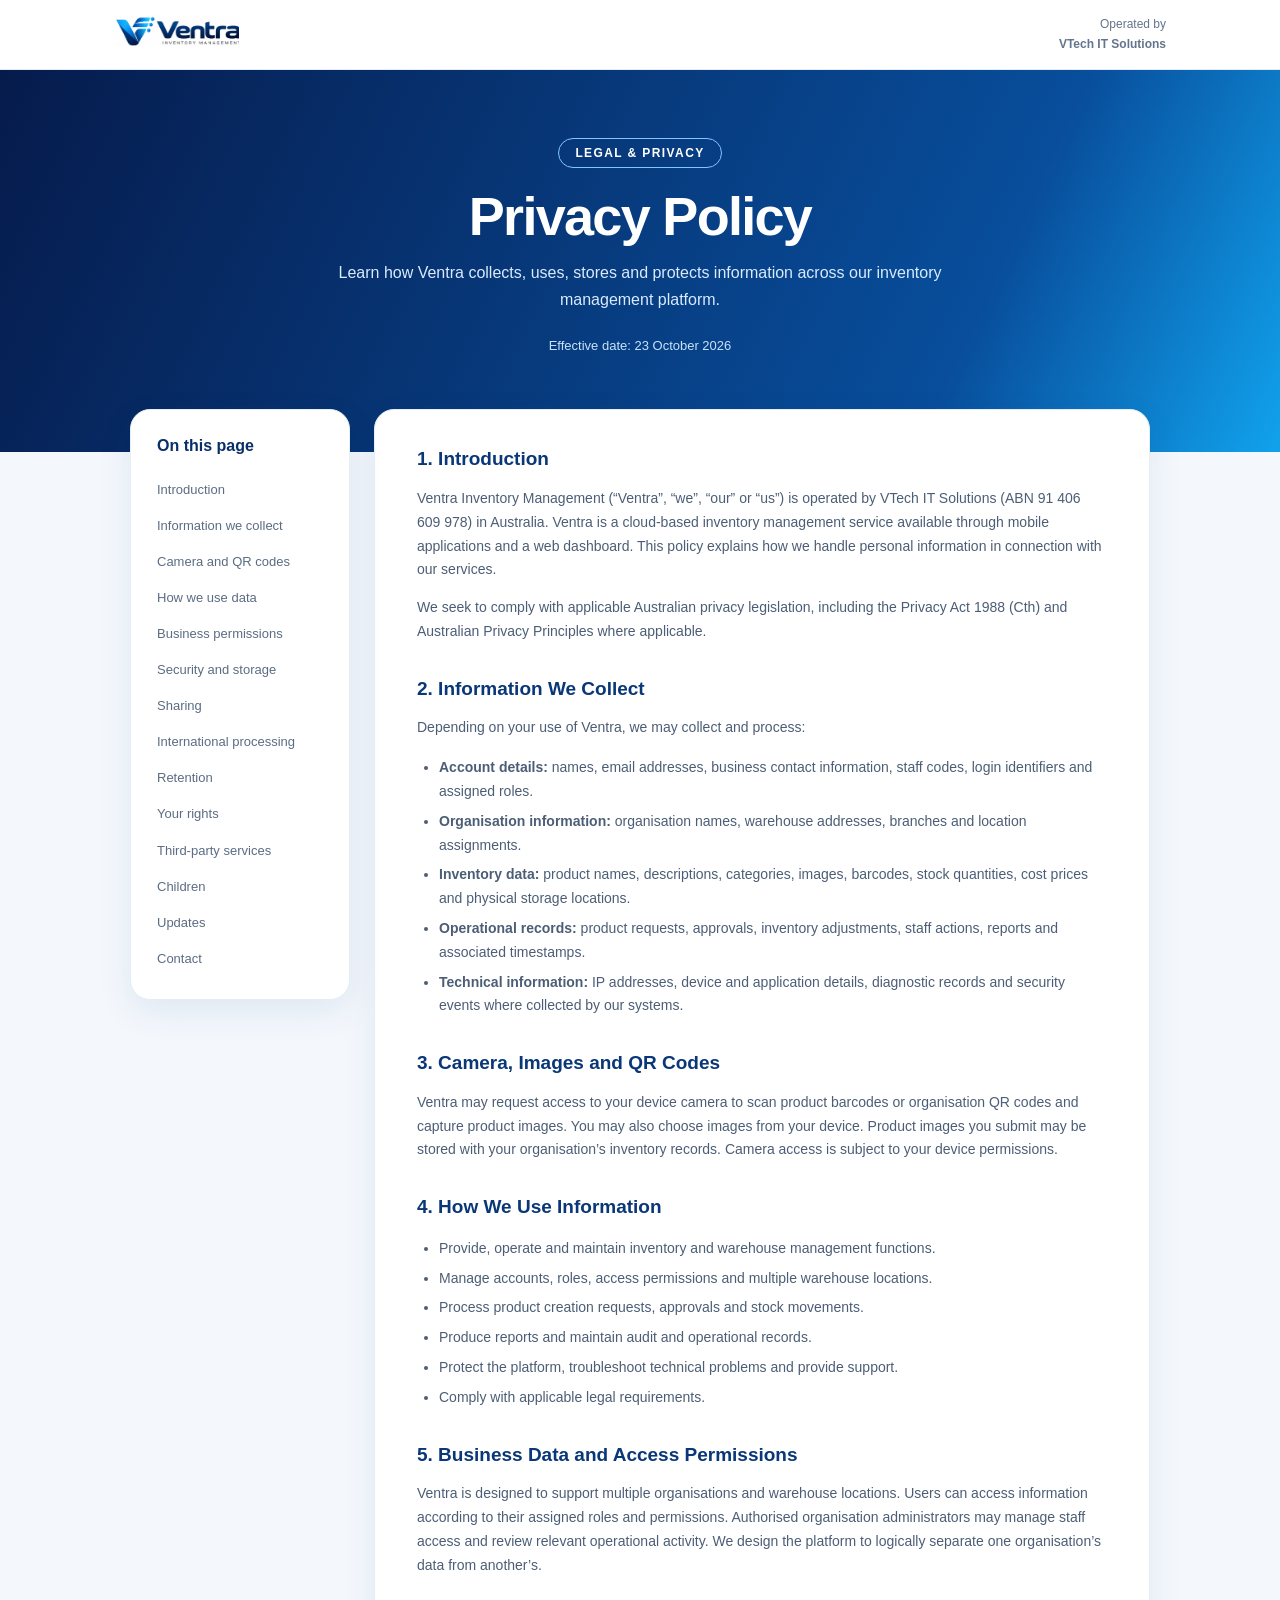
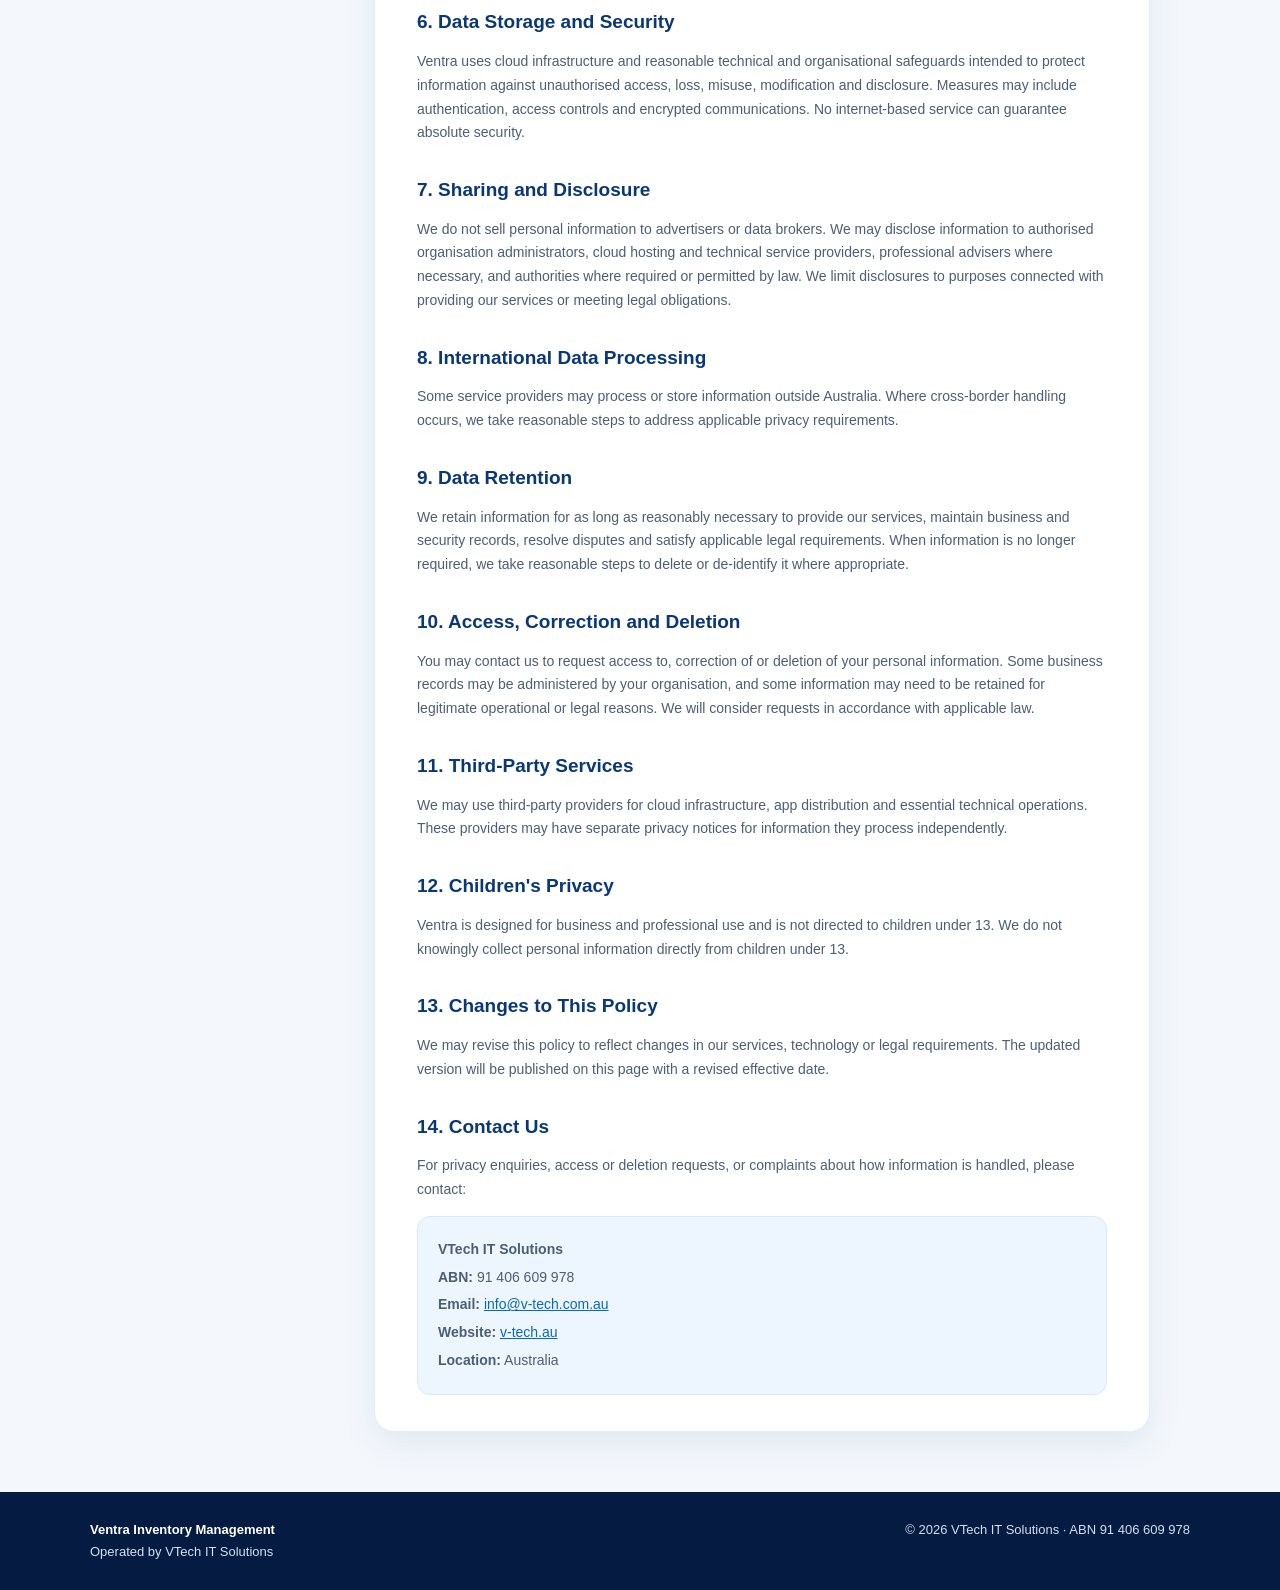
<file: privacy/index.html>
<!doctype html>
<html lang="en"><head><meta charset="utf-8"><meta name="viewport" content="width=device-width,initial-scale=1"><meta name="theme-color" content="#071d50"><meta name="description" content="Privacy Policy for Ventra Inventory Management, operated by VTech IT Solutions in Australia."><title>Privacy Policy | Ventra Inventory Management</title><style>
:root{font-family:Inter,-apple-system,BlinkMacSystemFont,"Segoe UI",Arial,sans-serif;color:#182a45;background:#f4f8fd}*{box-sizing:border-box}html{scroll-behavior:smooth}body{margin:0;line-height:1.7}a{color:#0868bb}a:hover{text-decoration:none}.top{background:#fff;border-bottom:1px solid #e3ebf5}.topin{max-width:1100px;margin:auto;padding:14px 24px;display:flex;align-items:center;justify-content:space-between;gap:20px}.brand{width:215px;max-width:58%;height:auto}.operator{font-size:12px;color:#63758c;text-align:right}.hero{background:linear-gradient(115deg,#061b4c 0%,#084e9c 75%,#11a2ed 100%);color:white;padding:68px 24px 95px;text-align:center}.eyebrow{border:1px solid #81c6ff;border-radius:99px;display:inline-block;padding:4px 16px;font-size:12px;letter-spacing:1.4px;font-weight:700}.hero h1{font-size:clamp(34px,5vw,54px);letter-spacing:-1.7px;margin:16px 0 10px;line-height:1.2}.hero p{max-width:650px;margin:0 auto;color:#d9ebff;font-size:16px}.date{font-size:13px;margin-top:22px;color:#c7e3fc}.wrap{max-width:1060px;margin:-43px auto 60px;padding:0 20px;display:grid;grid-template-columns:220px minmax(0,1fr);gap:24px;align-items:start}.toc,.policy{background:white;border:1px solid #e6edf5;border-radius:20px;box-shadow:0 12px 35px #0b377016}.toc{padding:22px 16px;position:sticky;top:18px}.toc strong{display:block;padding:0 10px 12px;color:#092f68}.toc a{display:block;padding:7px 10px;color:#5b6c83;text-decoration:none;font-size:13px;border-radius:8px}.toc a:hover{background:#edf6ff;color:#005bb3}.policy{padding:36px 42px}.policy h2{font-size:19px;color:#093777;line-height:1.4;margin:32px 0 10px;scroll-margin-top:24px}.policy h2:first-child{margin-top:0}.policy p,.policy li{font-size:14px;color:#4c5e76}.policy ul{padding-left:22px}.policy li{margin-bottom:6px}.contact{background:#edf6ff;border:1px solid #d4e9ff;border-radius:13px;padding:17px 20px}.contact p{margin:4px 0}.footer{background:#061b42;color:#d3e0f2;padding:27px 24px}.footin{max-width:1100px;margin:auto;display:flex;justify-content:space-between;gap:16px;flex-wrap:wrap;font-size:13px}.footin strong{color:#fff}@media(max-width:760px){.wrap{display:block;margin-top:-35px}.toc{position:static;margin-bottom:18px}.toc a{display:inline-block}.policy{padding:26px 22px}.hero{padding:56px 20px 78px}.operator{font-size:11px}}
</style></head><body>
<header class="top"><div class="topin"><a href="#top" aria-label="Ventra home"><img class="brand" src="assets/ventra-logo.png" alt="Ventra Inventory Management official logo"></a><span class="operator">Operated by<br><strong>VTech IT Solutions</strong></span></div></header>
<section class="hero" id="top"><span class="eyebrow">LEGAL &amp; PRIVACY</span><h1>Privacy Policy</h1><p>Learn how Ventra collects, uses, stores and protects information across our inventory management platform.</p><div class="date">Effective date: 23 October 2026</div></section>
<div class="wrap"><nav class="toc" aria-label="Privacy policy sections"><strong>On this page</strong><a href="#introduction">Introduction</a><a href="#collection">Information we collect</a><a href="#camera">Camera and QR codes</a><a href="#use">How we use data</a><a href="#permissions">Business permissions</a><a href="#security">Security and storage</a><a href="#sharing">Sharing</a><a href="#international">International processing</a><a href="#retention">Retention</a><a href="#rights">Your rights</a><a href="#third-party">Third-party services</a><a href="#children">Children</a><a href="#changes">Updates</a><a href="#contact">Contact</a></nav>
<main class="policy">
<h2 id="introduction">1. Introduction</h2><p>Ventra Inventory Management (“Ventra”, “we”, “our” or “us”) is operated by VTech IT Solutions (ABN 91 406 609 978) in Australia. Ventra is a cloud-based inventory management service available through mobile applications and a web dashboard. This policy explains how we handle personal information in connection with our services.</p><p>We seek to comply with applicable Australian privacy legislation, including the Privacy Act 1988 (Cth) and Australian Privacy Principles where applicable.</p>
<h2 id="collection">2. Information We Collect</h2><p>Depending on your use of Ventra, we may collect and process:</p><ul><li><strong>Account details:</strong> names, email addresses, business contact information, staff codes, login identifiers and assigned roles.</li><li><strong>Organisation information:</strong> organisation names, warehouse addresses, branches and location assignments.</li><li><strong>Inventory data:</strong> product names, descriptions, categories, images, barcodes, stock quantities, cost prices and physical storage locations.</li><li><strong>Operational records:</strong> product requests, approvals, inventory adjustments, staff actions, reports and associated timestamps.</li><li><strong>Technical information:</strong> IP addresses, device and application details, diagnostic records and security events where collected by our systems.</li></ul>
<h2 id="camera">3. Camera, Images and QR Codes</h2><p>Ventra may request access to your device camera to scan product barcodes or organisation QR codes and capture product images. You may also choose images from your device. Product images you submit may be stored with your organisation’s inventory records. Camera access is subject to your device permissions.</p>
<h2 id="use">4. How We Use Information</h2><ul><li>Provide, operate and maintain inventory and warehouse management functions.</li><li>Manage accounts, roles, access permissions and multiple warehouse locations.</li><li>Process product creation requests, approvals and stock movements.</li><li>Produce reports and maintain audit and operational records.</li><li>Protect the platform, troubleshoot technical problems and provide support.</li><li>Comply with applicable legal requirements.</li></ul>
<h2 id="permissions">5. Business Data and Access Permissions</h2><p>Ventra is designed to support multiple organisations and warehouse locations. Users can access information according to their assigned roles and permissions. Authorised organisation administrators may manage staff access and review relevant operational activity. We design the platform to logically separate one organisation’s data from another’s.</p>
<h2 id="security">6. Data Storage and Security</h2><p>Ventra uses cloud infrastructure and reasonable technical and organisational safeguards intended to protect information against unauthorised access, loss, misuse, modification and disclosure. Measures may include authentication, access controls and encrypted communications. No internet-based service can guarantee absolute security.</p>
<h2 id="sharing">7. Sharing and Disclosure</h2><p>We do not sell personal information to advertisers or data brokers. We may disclose information to authorised organisation administrators, cloud hosting and technical service providers, professional advisers where necessary, and authorities where required or permitted by law. We limit disclosures to purposes connected with providing our services or meeting legal obligations.</p>
<h2 id="international">8. International Data Processing</h2><p>Some service providers may process or store information outside Australia. Where cross-border handling occurs, we take reasonable steps to address applicable privacy requirements.</p>
<h2 id="retention">9. Data Retention</h2><p>We retain information for as long as reasonably necessary to provide our services, maintain business and security records, resolve disputes and satisfy applicable legal requirements. When information is no longer required, we take reasonable steps to delete or de-identify it where appropriate.</p>
<h2 id="rights">10. Access, Correction and Deletion</h2><p>You may contact us to request access to, correction of or deletion of your personal information. Some business records may be administered by your organisation, and some information may need to be retained for legitimate operational or legal reasons. We will consider requests in accordance with applicable law.</p>
<h2 id="third-party">11. Third-Party Services</h2><p>We may use third-party providers for cloud infrastructure, app distribution and essential technical operations. These providers may have separate privacy notices for information they process independently.</p>
<h2 id="children">12. Children's Privacy</h2><p>Ventra is designed for business and professional use and is not directed to children under 13. We do not knowingly collect personal information directly from children under 13.</p>
<h2 id="changes">13. Changes to This Policy</h2><p>We may revise this policy to reflect changes in our services, technology or legal requirements. The updated version will be published on this page with a revised effective date.</p>
<h2 id="contact">14. Contact Us</h2><p>For privacy enquiries, access or deletion requests, or complaints about how information is handled, please contact:</p><div class="contact"><p><strong>VTech IT Solutions</strong></p><p><strong>ABN:</strong> 91 406 609 978</p><p><strong>Email:</strong> <a href="mailto:info@v-tech.com.au">info@v-tech.com.au</a></p><p><strong>Website:</strong> <a href="https://v-tech.au" target="_blank" rel="noopener">v-tech.au</a></p><p><strong>Location:</strong> Australia</p></div>
</main></div><footer class="footer"><div class="footin"><span><strong>Ventra Inventory Management</strong><br>Operated by VTech IT Solutions</span><span>© 2026 VTech IT Solutions · ABN 91 406 609 978</span></div></footer>
</body></html>
</file>
<file: css/style.css>
/* =========================================================
   Ventra — Landing page
   Night warehouse: a scanned aisle, a live activity feed, a pinned
   phone story and a working dashboard preview.
   ========================================================= */

:root {
  --night: #040A18;
  --night-2: #071330;
  --panel: #0A1630;
  --line: rgba(130, 170, 255, .14);
  --blue: #0A57E0;
  --cyan: #08B8F8;
  --amber: #F5A524;
  --red: #F0506E;
  --green: #1FC48D;
  --paper: #F2F5FB;
  --ink: #0B1B3A;
  --text: #33425E;
  --muted: #5A6A88;
  --on-dark: rgba(226, 236, 255, .7);
  --grad: linear-gradient(135deg, #0A57E0, #08B8F8);
  --display: "Space Grotesk", "Geist", system-ui, sans-serif;
  --body: "Geist", system-ui, -apple-system, "Segoe UI", Roboto, sans-serif;
  --mono: "Geist Mono", ui-monospace, SFMono-Regular, Menlo, Consolas, monospace;
  --ease: cubic-bezier(.65, 0, .25, 1);
  --out: cubic-bezier(.2, .8, .2, 1);
}

/* ---------- Base ---------- */
html { scroll-padding-top: 90px; }
body {
  font-family: var(--body);
  font-size: 1rem;
  line-height: 1.6;
  color: var(--text);
  background: var(--night);
  overflow-x: clip;
  -webkit-font-smoothing: antialiased;
}
img { max-width: 100%; }
a { color: var(--blue); }
::selection { background: rgba(8, 184, 248, .35); color: inherit; }
:focus-visible { outline: 2px solid var(--cyan); outline-offset: 3px; }

.section { position: relative; padding: 110px 0; }
.night { background: var(--night); color: #E8EEFA; }
.paper { background: var(--paper); color: var(--text); }

.section-head { max-width: 720px; margin-bottom: 56px; }
.section-head.text-center { margin-left: auto; margin-right: auto; }
.section-title {
  font-family: var(--display);
  font-weight: 700;
  font-size: clamp(1.75rem, 2.8vw, 2.45rem);
  line-height: 1.1;
  letter-spacing: -0.03em;
  color: var(--ink);
  margin-bottom: 1rem;
}
.night .section-title { color: #fff; }
.section-sub { font-size: 1.05rem; color: var(--muted); max-width: 620px; margin-bottom: 0; }
.section-sub.on-dark { color: var(--on-dark); }
.section-sub a { font-weight: 600; }

.grad, .stmt-answer .sr-text {
  background: var(--grad);
  -webkit-background-clip: text;
  background-clip: text;
  color: transparent;
}

/* ---------- Signature motion: headings are "scanned" into view ---------- */
.scan-reveal { position: relative; }
.js .scan-reveal .sr-text { display: block; clip-path: inset(-12% 100% -12% 0); transition: clip-path 1s var(--ease); }
.js .scan-reveal.in .sr-text { clip-path: inset(-12% 0 -12% 0); }
.sr-line {
  position: absolute; top: -10%; bottom: -10%; left: 0; width: 2px;
  background: var(--cyan);
  box-shadow: 0 0 12px 2px rgba(8, 184, 248, .7), 0 0 40px 8px rgba(8, 184, 248, .25);
  opacity: 0; pointer-events: none;
}
.scan-reveal.in .sr-line { animation: srLine 1s var(--ease) forwards; }
@keyframes srLine {
  0% { left: 0; opacity: 1; }
  85% { opacity: 1; }
  100% { left: 100%; opacity: 0; }
}

/* ---------- Buttons ---------- */
.btn {
  display: inline-flex; align-items: center; justify-content: center; gap: .5rem;
  font-weight: 600; font-size: .95rem; border-radius: 999px; padding: .6rem 1.2rem;
  transition: transform .2s ease, background-color .2s ease, border-color .2s ease, filter .2s ease, box-shadow .2s ease;
}
.btn-lg { font-size: 1rem; padding: .8rem 1.5rem; }
.btn-v {
  color: #fff; border: 0; background: var(--grad);
  box-shadow: 0 12px 30px -12px rgba(10, 87, 224, .9), inset 0 1px 0 rgba(255, 255, 255, .25);
}
.btn-v:hover, .btn-v:focus-visible { color: #fff; filter: brightness(1.08); transform: translateY(-1px); }
.btn-v:active, .btn-v.active { color: #fff; transform: none; }
.btn-ghost { color: #fff; background: rgba(255, 255, 255, .04); border: 1px solid rgba(255, 255, 255, .18); }
.btn-ghost:hover, .btn-ghost:focus-visible { color: #fff; background: rgba(255, 255, 255, .1); border-color: rgba(255, 255, 255, .32); }
.btn-outline-v { color: var(--blue); background: #fff; border: 1px solid rgba(10, 87, 224, .3); }
.btn-outline-v:hover, .btn-outline-v:focus-visible { color: #fff; background: var(--blue); border-color: var(--blue); }

.store-row { display: flex; flex-wrap: wrap; gap: 10px; }
.store-btn {
  display: inline-flex; align-items: center; gap: 10px;
  padding: 8px 16px 8px 12px; border-radius: 12px;
  color: #fff; text-decoration: none;
  background: rgba(255, 255, 255, .06); border: 1px solid rgba(255, 255, 255, .14);
  transition: background-color .2s ease, border-color .2s ease;
}
.store-btn i { font-size: 1.35rem; }
.store-btn span { display: flex; flex-direction: column; line-height: 1.15; font-size: .92rem; font-weight: 600; text-align: left; }
.store-btn small { font-size: .62rem; font-weight: 400; opacity: .7; }
.store-btn:hover { color: #fff; background: rgba(255, 255, 255, .12); border-color: rgba(255, 255, 255, .28); }

.pulse { width: 8px; height: 8px; border-radius: 50%; background: var(--green); box-shadow: 0 0 0 0 rgba(31, 196, 141, .6); animation: pulse 2s infinite; flex-shrink: 0; }
@keyframes pulse { 70% { box-shadow: 0 0 0 9px rgba(31, 196, 141, 0); } 100% { box-shadow: 0 0 0 0 rgba(31, 196, 141, 0); } }

/* ---------- Scroll progress + back to top ---------- */
.scroll-progress { position: fixed; inset: 0 0 auto 0; height: 2px; z-index: 1040; pointer-events: none; }
.scroll-progress span { display: block; height: 100%; background: var(--grad); transform-origin: 0 50%; transform: scaleX(0); }
.to-top {
  position: fixed; right: 20px; bottom: 20px; z-index: 1030;
  width: 44px; height: 44px; border-radius: 50%; display: grid; place-items: center;
  color: #fff; background: var(--blue); text-decoration: none;
  box-shadow: 0 12px 30px -10px rgba(10, 87, 224, .9);
  opacity: 0; transform: translateY(12px); pointer-events: none;
  transition: opacity .3s ease, transform .3s ease;
}
.to-top.show { opacity: 1; transform: none; pointer-events: auto; }
.to-top:hover { color: #fff; }

/* ---------- Navbar (floating pill) ---------- */
#mainNav { padding: 14px 0; }
#mainNav .nav-pill {
  padding: 8px 8px 8px 16px;
  border-radius: 999px;
  background: rgba(6, 14, 34, .55);
  border: 1px solid rgba(255, 255, 255, .08);
  -webkit-backdrop-filter: blur(14px) saturate(140%);
  backdrop-filter: blur(14px) saturate(140%);
  transition: background-color .3s ease, border-radius .3s ease;
}
#mainNav.scrolled .nav-pill { background: rgba(6, 14, 34, .86); }
.brand {
  display: inline-flex; align-items: center; gap: 10px;
  font-family: var(--display); font-weight: 700; font-size: 1.2rem; letter-spacing: -0.02em;
  color: #fff; text-decoration: none;
}
.brand:hover { color: #fff; }
#mainNav .navbar-brand { padding: 0; margin: 0; }
#mainNav .nav-link { color: rgba(255, 255, 255, .7); font-size: .92rem; font-weight: 500; padding: .5rem .85rem; position: relative; }
#mainNav .nav-link:hover, #mainNav .nav-link:focus-visible { color: #fff; }
#mainNav .nav-link.active { color: #fff; }
#mainNav .nav-link.active::after {
  content: ""; position: absolute; left: 50%; bottom: 2px; width: 4px; height: 4px; margin-left: -2px;
  border-radius: 50%; background: var(--cyan); box-shadow: 0 0 8px var(--cyan);
}
.nav-actions { display: flex; gap: 8px; align-items: center; }
.navbar-toggler { border: 0; color: #fff; font-size: 1.6rem; padding: 2px 10px; }
.navbar-toggler:focus { box-shadow: none; }

@media (max-width: 991.98px) {
  #mainNav .nav-pill { border-radius: 22px; padding: 8px 8px 8px 14px; }
  #mainNav .navbar-collapse { padding: 10px 6px 8px; }
  #mainNav .nav-link { padding: .6rem .4rem; }
  #mainNav .nav-link.active::after { left: auto; right: 6px; bottom: 50%; margin: 0 0 -2px; }
  .nav-actions { padding-top: 10px; border-top: 1px solid rgba(255, 255, 255, .08); margin-top: 6px; }
  .nav-actions .btn { flex: 1; }
}
@media (max-width: 575.98px) {
  #mainNav .nav-pill { max-width: calc(100% - 24px); }
}

/* =========================================================
   HERO — the scanned aisle
   ========================================================= */
.hero { position: relative; overflow: hidden; color: #fff; background: var(--night); padding-top: 150px; }
.aisle, .aisle-fade, .scan-tags { position: absolute; top: 0; left: 0; width: 100%; height: 100vh; max-height: 1100px; }
.aisle { display: block; }
.aisle-fade {
  pointer-events: none;
  background:
    radial-gradient(ellipse 46% 40% at 50% 38%, rgba(4, 10, 24, .82), rgba(4, 10, 24, 0) 72%),
    linear-gradient(to bottom, rgba(4, 10, 24, .35), rgba(4, 10, 24, 0) 25%, rgba(4, 10, 24, 0) 62%, var(--night));
}
.scan-tags { pointer-events: none; z-index: 1; }
.scan-tag {
  position: absolute; left: 0; top: 0;
  display: flex; align-items: center; gap: 9px;
  padding: 7px 12px 7px 9px; border-radius: 10px; white-space: nowrap;
  font-size: .74rem; line-height: 1.25; color: #fff;
  background: rgba(6, 18, 42, .78);
  border: 1px solid rgba(8, 184, 248, .45);
  box-shadow: 0 0 24px -6px rgba(8, 184, 248, .6);
  -webkit-backdrop-filter: blur(6px);
  backdrop-filter: blur(6px);
  opacity: 0; transition: opacity .35s ease;
}
.scan-tag.show { opacity: 1; }
.scan-tag i { color: var(--cyan); font-size: 1rem; }
.scan-tag b { display: block; font-weight: 600; }
.scan-tag span { color: rgba(226, 236, 255, .7); }

.hero-inner { position: relative; z-index: 2; max-width: 820px; text-align: center; }
.live-chip {
  display: inline-flex; align-items: center; gap: 9px;
  padding: 6px 14px 6px 12px; border-radius: 999px;
  font-size: .82rem; font-weight: 500; color: rgba(255, 255, 255, .85);
  background: rgba(255, 255, 255, .06); border: 1px solid rgba(255, 255, 255, .12);
  -webkit-backdrop-filter: blur(8px);
  backdrop-filter: blur(8px);
}
.hero-title {
  font-family: var(--display); font-weight: 700;
  font-size: clamp(2.1rem, 3.8vw, 3.3rem); line-height: 1.06; letter-spacing: -0.035em;
  color: #fff; margin: 22px auto 20px;
}
.hero-lead { font-size: 1.06rem; color: var(--on-dark); max-width: 620px; margin: 0 auto; }
.hero-ctas { display: flex; flex-wrap: wrap; justify-content: center; gap: 12px; margin-top: 30px; }
.hero .store-row { justify-content: center; margin-top: 20px; }

.hero-hud {
  position: absolute; z-index: 2; left: 28px; top: calc(min(100vh, 1100px) - 92px);
  display: flex; gap: 8px;
  font-family: var(--mono);
}
.hero-hud span {
  display: flex; flex-direction: column; min-width: 92px;
  padding: 7px 11px; border-radius: 9px;
  background: rgba(6, 18, 42, .55); border: 1px solid var(--line);
}
.hero-hud small { font-family: var(--body); font-size: .64rem; color: rgba(226, 236, 255, .5); }
.hero-hud b { font-size: .95rem; font-weight: 500; color: #fff; }

.hero-devices {
  --p: 0;
  position: relative; z-index: 2; height: 500px; margin-top: 64px;
  -webkit-mask-image: linear-gradient(to bottom, #000 62%, transparent);
  mask-image: linear-gradient(to bottom, #000 62%, transparent);
}
.hero-devices .phone { position: absolute; top: 0; left: 50%; }
.ph-center { width: 250px; z-index: 3; transform: translate(-50%, calc(var(--p) * -40px)); }
.hero-devices .ph-left, .hero-devices .ph-right { width: 214px; top: 64px; z-index: 2; filter: brightness(.82); }
.ph-left { transform: translateX(calc(-50% - 215px - var(--p) * 60px)) rotate(calc(-7deg - var(--p) * 6deg)); }
.ph-right { transform: translateX(calc(-50% + 215px + var(--p) * 60px)) rotate(calc(7deg + var(--p) * 6deg)); }

/* Phone frame (shared) */
.phone {
  border-radius: 36px; padding: 8px;
  background: linear-gradient(150deg, #24345a, #0b1428 60%);
  box-shadow: inset 0 0 0 1px rgba(255, 255, 255, .1), 0 40px 80px -30px rgba(0, 0, 0, .85), 0 0 0 1px rgba(0, 0, 0, .45);
}
.phone > img { display: block; width: 100%; height: auto; border-radius: 28px; }

@media (max-width: 991.98px) {
  .hero-hud { display: none; }
}
@media (max-width: 767.98px) {
  .hero { padding-top: 120px; }
  .aisle { opacity: .55; }
  .aisle-fade {
    background:
      radial-gradient(ellipse 85% 42% at 50% 42%, rgba(4, 10, 24, .85), rgba(4, 10, 24, 0) 75%),
      linear-gradient(to bottom, rgba(4, 10, 24, .35), rgba(4, 10, 24, 0) 25%, rgba(4, 10, 24, 0) 62%, var(--night));
  }
  .hero-title br { display: none; }
  .hero-devices { height: 380px; margin-top: 48px; }
  .ph-center { width: 190px; }
  .hero-devices .ph-left, .hero-devices .ph-right { width: 150px; top: 46px; }
  .ph-left { transform: translateX(calc(-50% - 120px - var(--p) * 20px)) rotate(calc(-7deg - var(--p) * 4deg)); }
  .ph-right { transform: translateX(calc(-50% + 120px + var(--p) * 20px)) rotate(calc(7deg + var(--p) * 4deg)); }
  .hero-ctas .btn { flex: 1 1 auto; }
}

/* =========================================================
   ACTIVITY — from the floor to the dashboard
   ========================================================= */
.activity-sec { padding-top: 40px; overflow: hidden; }
.k-added { --k: #5EE0B0; --k-bg: rgba(31, 196, 141, .14); --k-ink: #04301F; }
.k-removed { --k: #FF8FA3; --k-bg: rgba(240, 80, 110, .14); --k-ink: #3A0712; }
.k-damaged { --k: #FFC266; --k-bg: rgba(245, 165, 36, .16); --k-ink: #3A2300; }

.relay { display: grid; grid-template-columns: auto minmax(90px, 230px) minmax(0, 720px); justify-content: center; align-items: center; }
.relay-cap { display: inline-flex; align-items: center; gap: 10px; margin-bottom: 16px; font-size: .86rem; font-weight: 600; color: rgba(226, 236, 255, .8); }
.relay-cap b { display: grid; place-items: center; width: 24px; height: 24px; border-radius: 50%; font-size: .75rem; color: #fff; background: var(--grad); }
.relay-phone { display: flex; flex-direction: column; align-items: center; }
.relay-dash { min-width: 0; }

/* The phone: an inventory action being confirmed */
.phone-mini { width: 250px; }
.mini-ui {
  position: relative; display: flex; flex-direction: column; overflow: hidden;
  aspect-ratio: 640 / 1390; border-radius: 28px; font-size: .78rem; color: var(--ink); background: #F4F7FC;
}
.mu-status { display: flex; justify-content: space-between; padding: 10px 18px 4px; font-size: .68rem; font-weight: 600; background: #fff; }
.mu-head { display: flex; align-items: center; gap: 8px; padding: 6px 14px 10px; font-size: .9rem; font-weight: 700; background: #fff; border-bottom: 1px solid #E8EDF5; }
.mu-head i { color: var(--blue); }
.mu-body { display: flex; flex-direction: column; gap: 9px; flex: 1; padding: 12px; transition: opacity .3s ease, transform .3s ease; }
.swap .mu-body { opacity: 0; transform: translateY(8px); }
.mu-card { display: flex; align-items: center; gap: 10px; padding: 9px 10px; border-radius: 12px; background: #fff; border: 1px solid #E8EDF5; }
.mu-card > div { min-width: 0; }
.mu-card b { display: block; font-size: .8rem; white-space: nowrap; overflow: hidden; text-overflow: ellipsis; }
.mu-card small { font-size: .68rem; color: var(--muted); }
.mu-user .avatar { width: 32px; height: 32px; font-size: .68rem; }
.mu-thumb { flex-shrink: 0; display: grid; place-items: center; width: 32px; height: 32px; border-radius: 9px; color: var(--blue); background: #E3ECFF; }
.mu-seg { display: grid; grid-template-columns: repeat(3, minmax(0, 1fr)); gap: 3px; padding: 3px; border-radius: 10px; background: #E6EBF3; }
.mu-seg span { padding: 6px 2px; border-radius: 8px; text-align: center; font-size: .66rem; font-weight: 600; color: var(--muted); transition: background-color .3s ease, color .3s ease, box-shadow .3s ease; }
.mu-seg span.on { background: #fff; box-shadow: 0 1px 3px rgba(11, 27, 58, .12); }
.mu-seg span.on[data-k="added"] { color: #0F8A5F; }
.mu-seg span.on[data-k="removed"] { color: #C7304E; }
.mu-seg span.on[data-k="damaged"] { color: #A86400; }
.mu-qty { justify-content: space-between; padding: 6px 8px; }
.mu-qty span { display: grid; place-items: center; width: 30px; height: 30px; border-radius: 9px; font-weight: 700; background: #F1F4F9; }
.mu-qty b { font-family: var(--display); font-size: 1.45rem; }
.mu-reason { justify-content: space-between; color: var(--muted); }
.mu-reason b { color: var(--ink); }
.mu-reason.off { visibility: hidden; }
.mu-confirm {
  position: relative; overflow: hidden; display: block; margin-top: auto; padding: 11px;
  border-radius: 12px; text-align: center; font-weight: 700; font-size: .85rem; color: #fff; background: var(--blue);
  box-shadow: 0 10px 20px -10px rgba(10, 87, 224, .8);
}
.mu-confirm.press { animation: press .5s ease; }
@keyframes press { 30% { transform: scale(.94); filter: brightness(1.2); } }
.tap { position: absolute; left: 50%; top: 50%; width: 20px; height: 20px; margin: -10px; border-radius: 50%; background: rgba(255, 255, 255, .6); opacity: 0; }
.press .tap { animation: tap .6s ease-out; }
@keyframes tap { from { transform: scale(0); opacity: 1; } to { transform: scale(10); opacity: 0; } }
.mu-saved {
  position: absolute; left: 12px; right: 12px; bottom: 64px;
  display: flex; align-items: center; gap: 8px; padding: 9px 12px; border-radius: 10px;
  font-size: .74rem; font-weight: 600; color: #fff; background: #0B1B3A;
  opacity: 0; transform: translateY(8px); transition: opacity .3s ease, transform .3s ease;
}
.mu-saved.show { opacity: 1; transform: none; }
.mu-saved i { color: #5EE0B0; }

/* The wire, and the change travelling along it */
.relay-wire { position: relative; align-self: stretch; margin: 0 4px; }
.wire {
  position: absolute; left: 0; right: 0; top: 50%; height: 2px; margin-top: -1px;
  background: repeating-linear-gradient(90deg, rgba(130, 170, 255, .4) 0 6px, transparent 6px 12px);
  animation: wireX 1s linear infinite;
}
.wire::before, .wire::after {
  content: ""; position: absolute; top: 50%; width: 10px; height: 10px; margin-top: -5px;
  border-radius: 50%; background: var(--cyan); box-shadow: 0 0 12px var(--cyan);
}
.wire::before { left: -5px; }
.wire::after { right: -5px; }
@keyframes wireX { to { background-position: 12px 0; } }
@keyframes wireY { to { background-position: 0 12px; } }
.packet {
  position: absolute; left: 0; top: 50%; z-index: 2; transform: translate(-50%, -50%);
  padding: 5px 12px; border-radius: 999px; white-space: nowrap;
  font-family: var(--display); font-size: .88rem; font-weight: 700;
  color: var(--k-ink, #04263A); background: var(--k, var(--cyan));
  box-shadow: 0 0 0 4px var(--k-bg, rgba(8, 184, 248, .18)), 0 0 30px 6px var(--k-bg, rgba(8, 184, 248, .4));
  opacity: 0;
}
.packet::before {
  content: ""; position: absolute; right: 100%; top: 50%; width: 70px; height: 2px; margin-top: -1px;
  background: linear-gradient(to left, var(--k, var(--cyan)), transparent);
}
.packet.go { animation: packetX .9s cubic-bezier(.5, 0, .3, 1) forwards; }
@keyframes packetX {
  0% { left: 0; opacity: 0; }
  12%, 85% { opacity: 1; }
  100% { left: 100%; opacity: 0; }
}
@keyframes packetY {
  0% { top: 0; opacity: 0; }
  12%, 85% { opacity: 1; }
  100% { top: 100%; opacity: 0; }
}

/* The dashboard log */
.log-card {
  padding: 20px 22px 16px; border-radius: 22px;
  background: linear-gradient(#0B1836, #07102A);
  border: 1px solid var(--line);
  box-shadow: 0 40px 80px -40px rgba(0, 0, 0, .9), inset 0 1px 0 rgba(255, 255, 255, .05);
}
.log-card.ping { animation: cardPing .9s ease; }
@keyframes cardPing { 0% { border-color: rgba(8, 184, 248, .7); box-shadow: 0 0 0 4px rgba(8, 184, 248, .15), 0 40px 80px -40px rgba(0, 0, 0, .9); } }
.log-head { display: flex; justify-content: space-between; align-items: center; padding: 0 6px 14px; }
.log-head b { display: block; font-weight: 600; color: #fff; }
.log-head small { font-size: .78rem; color: rgba(226, 236, 255, .5); }
.log-card .live-pill { color: #5EE0B0; }
.log-cols, .lg { display: grid; grid-template-columns: minmax(0, 1fr) minmax(0, 1.6fr) minmax(0, 1fr); gap: 14px; align-items: center; }
.log-cols { padding: 10px 6px; font-size: .76rem; font-weight: 600; color: var(--cyan); border-top: 1px solid var(--line); border-bottom: 1px solid var(--line); }
.log-cols i { margin-right: 4px; }
.ping .log-cols span { animation: colFlash .8s ease; }
.ping .log-cols span:nth-child(2) { animation-delay: .12s; }
.ping .log-cols span:nth-child(3) { animation-delay: .24s; }
@keyframes colFlash { 40% { color: #fff; text-shadow: 0 0 12px rgba(8, 184, 248, .9); } }
.log { list-style: none; min-height: 252px; padding: 0; margin: 0; }
.lg { position: relative; overflow: hidden; padding: 12px 6px; border-bottom: 1px solid rgba(130, 170, 255, .08); }
.lg:last-child { border-bottom: 0; }
.lg > div { min-width: 0; }
.lg-who, .lg-what { display: flex; align-items: center; gap: 10px; }
.lg .avatar { width: 30px; height: 30px; font-size: .66rem; }
.lg-who b { font-size: .9rem; font-weight: 600; color: #fff; white-space: nowrap; overflow: hidden; text-overflow: ellipsis; }
.lg-qty { flex-shrink: 0; min-width: 50px; padding: 3px 8px; border-radius: 999px; text-align: center; font-family: var(--display); font-size: .82rem; font-weight: 700; color: var(--k); background: var(--k-bg); }
.lg-item { min-width: 0; }
.lg-item span { display: block; font-size: .9rem; color: var(--on-dark); white-space: nowrap; overflow: hidden; text-overflow: ellipsis; }
.lg-item small { font-size: .74rem; color: rgba(226, 236, 255, .45); }
.lg-where span { display: block; font-size: .88rem; color: #fff; }
.lg-where small { font-size: .74rem; color: rgba(226, 236, 255, .45); }
.lg.arrive { animation: arrive .7s var(--out), arriveBg 2.4s ease; }
.lg.arrive::after {
  content: ""; position: absolute; top: 0; bottom: 0; left: -40%; width: 40%;
  background: linear-gradient(90deg, transparent, rgba(8, 184, 248, .28), transparent);
  animation: rowScan 1.1s ease-out forwards;
}
@keyframes arrive { from { opacity: 0; transform: translateY(-12px); } }
@keyframes arriveBg { from { background: rgba(8, 184, 248, .12); } to { background: transparent; } }
@keyframes rowScan { to { left: 110%; } }
.feed-note { margin: 10px 6px 0; font-size: .76rem; color: rgba(226, 236, 255, .4); }

@media (max-width: 991.98px) {
  .relay { grid-template-columns: minmax(0, 1fr); justify-items: center; }
  .relay-dash { width: 100%; max-width: 720px; text-align: center; }
  .log-card { text-align: left; }
  .relay-wire { align-self: auto; width: 140px; height: 96px; margin: 6px 0 2px; }
  .wire {
    left: 50%; right: auto; top: 0; bottom: 0; width: 2px; height: auto; margin: 0 0 0 -1px;
    background: repeating-linear-gradient(180deg, rgba(130, 170, 255, .4) 0 6px, transparent 6px 12px);
    animation-name: wireY;
  }
  .wire::before, .wire::after { left: 50%; right: auto; margin: 0 0 0 -5px; }
  .wire::before { top: -5px; }
  .wire::after { top: auto; bottom: -5px; }
  .packet { left: 50%; top: 0; }
  .packet::before { right: auto; left: 50%; top: auto; bottom: 100%; width: 2px; height: 46px; margin: 0 0 0 -1px; background: linear-gradient(to top, var(--k, var(--cyan)), transparent); }
  .packet.go { animation-name: packetY; }
}
@media (max-width: 575.98px) {
  .phone-mini { width: 228px; }
  .mu-seg span { white-space: nowrap; }
  .mu-seg i { display: none; }
  .log-card { padding: 16px 12px 12px; }
  .log-cols, .lg { gap: 8px; grid-template-columns: minmax(0, .9fr) minmax(0, 1.5fr) minmax(0, .9fr); }
  .log-cols { font-size: .7rem; }
  .log-cols i, .lg .avatar { display: none; }
  .lg-who b, .lg-item span, .lg-where span { font-size: .8rem; }
  .lg-qty { min-width: 0; padding: 2px 6px; font-size: .74rem; }
  .lg-what { gap: 6px; }
}

/* =========================================================
   STATEMENT — loose words settle into order
   ========================================================= */
.stmt-sec { padding: 80px 0 130px; }
.stmt-text, .stmt-answer {
  max-width: 980px; margin: 0 auto; text-align: center;
  font-family: var(--display); font-size: clamp(1.4rem, 2.7vw, 2.15rem);
  line-height: 1.45; letter-spacing: -0.02em;
}
.stmt-text { font-weight: 600; color: #fff; }
.stmt-text .w {
  --e: 1;
  display: inline-block; padding: 0 .06em; border-radius: .22em;
  border: 1px dashed rgba(120, 170, 255, calc(.55 * (1 - var(--e))));
  background: rgba(16, 40, 92, calc(.7 * (1 - var(--e))));
  will-change: transform;
}
.stmt-answer { font-weight: 700; margin-top: 26px; }

/* =========================================================
   APP — pinned phone story
   ========================================================= */
.story {
  position: relative; height: 520vh; color: #fff;
  background:
    radial-gradient(ellipse 50% 40% at 70% 50%, rgba(10, 87, 224, .22), transparent 70%),
    var(--night);
}
.story-sticky { position: sticky; top: 0; height: 100vh; height: 100svh; display: flex; align-items: center; overflow: hidden; }
.story-grid { display: grid; grid-template-columns: minmax(0, 470px) auto; justify-content: space-evenly; gap: 56px; align-items: center; padding-top: 50px; }
.story-intro .section-title { font-size: clamp(1.6rem, 2.4vw, 2.15rem); color: #fff; }

.story-steps { list-style: none; padding: 0; margin: 28px 0 0; border-top: 1px solid var(--line); }
.story-steps li { border-bottom: 1px solid var(--line); }
.story-steps button {
  display: flex; align-items: center; gap: 14px; width: 100%;
  padding: 11px 0; border: 0; background: none; text-align: left;
  font-size: 1rem; font-weight: 600; color: rgba(255, 255, 255, .45);
  transition: color .3s ease;
}
.story-steps button:hover { color: rgba(255, 255, 255, .8); }
.story-steps .on button { color: #fff; }
.ss-num { font-family: var(--mono); font-size: .74rem; font-weight: 500; color: rgba(226, 236, 255, .35); transition: color .3s ease; }
.story-steps .on .ss-num { color: var(--cyan); }
.ss-body { display: grid; grid-template-rows: 0fr; transition: grid-template-rows .45s var(--ease); }
.ss-body > div { overflow: hidden; padding-left: 34px; }
.story-steps .on .ss-body { grid-template-rows: 1fr; }
.ss-body p { font-size: .94rem; color: var(--on-dark); margin: 0 0 10px; }
.chips { list-style: none; padding: 0; margin: 0 0 14px; display: flex; flex-wrap: wrap; gap: 6px; }
.chips li {
  font-size: .74rem; font-weight: 500; color: #CFEFFF;
  padding: 3px 10px; border-radius: 999px;
  background: rgba(8, 184, 248, .1); border: 1px solid rgba(8, 184, 248, .25);
}

.story-device { position: relative; display: grid; place-items: center; width: min(560px, 76vh, 48vw); aspect-ratio: 1; }
.dial { position: absolute; inset: 0; width: 100%; height: 100%; transform: rotate(-90deg); overflow: visible; }
.dial circle { fill: none; }
.dial-ticks { stroke: rgba(130, 170, 255, .28); stroke-width: 7; stroke-dasharray: 1.2 8.75; }
.dial-track { stroke: rgba(130, 170, 255, .12); stroke-width: 2; }
.dial-fill {
  stroke: var(--cyan); stroke-width: 2.5; stroke-linecap: round;
  stroke-dasharray: 100; stroke-dashoffset: 100;
  filter: drop-shadow(0 0 6px rgba(8, 184, 248, .8));
}
.sd-count { position: absolute; top: 4%; left: 0; z-index: 3; font-family: var(--display); line-height: 1; }
.sd-count b { font-size: 2.6rem; font-weight: 700; letter-spacing: -0.04em; color: #fff; }
.sd-count span { font-size: .95rem; color: rgba(226, 236, 255, .45); margin-left: 4px; }

.phone-story { position: relative; z-index: 2; width: min(236px, 30vh); }
.screens { position: relative; overflow: hidden; border-radius: 28px; aspect-ratio: 640 / 1390; background: #0b1428; }
.screen { position: absolute; inset: 0; width: 100%; height: 100%; object-fit: cover; clip-path: inset(0 0 100% 0); }
.screen.on { clip-path: inset(0 0 0 0); transition: clip-path .7s var(--ease); }
.wipe {
  position: absolute; left: 0; right: 0; top: 0; height: 3px; z-index: 50;
  background: var(--cyan); box-shadow: 0 0 16px 3px rgba(8, 184, 248, .8);
  opacity: 0; pointer-events: none;
}
.wipe.go { animation: wipe .7s var(--ease) forwards; }
@keyframes wipe { 0% { top: 0; opacity: 1; } 90% { opacity: 1; } 100% { top: 100%; opacity: 0; } }

@media (max-width: 991.98px) {
  .story { height: 460vh; }
  .story-grid { grid-template-columns: minmax(0, 1fr); gap: 14px; padding-top: 64px; justify-items: center; text-align: center; }
  .story-intro { max-width: 520px; order: 2; }
  .story-intro .section-title { font-size: 1.35rem; margin-bottom: .4rem; }
  .story-intro .section-sub { display: none; }
  .story-steps { margin-top: 10px; border: 0; }
  .story-steps li { border: 0; display: none; }
  .story-steps li.on { display: block; }
  .story-steps button { justify-content: center; padding: 4px 0; }
  .ss-body > div { padding-left: 0; }
  .story-steps .ss-body { grid-template-rows: 1fr; transition: none; }
  .chips { justify-content: center; }
  .story-device { order: 1; width: min(92vw, 50svh); }
  .phone-story { width: min(190px, 18svh); padding: 6px; border-radius: 26px; }
  .phone-story .screens { border-radius: 20px; }
  .sd-count b { font-size: 1.8rem; }
}

/* =========================================================
   FEATURES — the app and the dashboard, side by side
   ========================================================= */
.duo { display: flex; flex-direction: column; height: 100%; overflow: hidden; padding: 32px 32px 0; border-radius: 24px; }
.duo-app { background: #fff; border: 1px solid rgba(11, 27, 58, .08); box-shadow: 0 30px 60px -40px rgba(11, 27, 58, .35); }
.duo-dash { color: var(--on-dark); background: radial-gradient(ellipse 70% 50% at 100% 0%, rgba(10, 87, 224, .35), transparent 70%), #071428; }
.duo-head { display: flex; align-items: center; gap: 14px; margin-bottom: 28px; }
.duo-icon {
  flex-shrink: 0; display: grid; place-items: center; width: 50px; height: 50px; border-radius: 14px;
  font-size: 1.3rem; color: #fff; background: var(--grad); box-shadow: 0 12px 26px -10px rgba(10, 87, 224, .7);
}
.duo-head h3 { margin: 0; font-family: var(--display); font-size: 1.35rem; font-weight: 700; letter-spacing: -0.02em; color: var(--ink); }
.duo-head p { margin: 0; font-size: .9rem; color: var(--muted); }
.duo-dash .duo-head h3 { color: #fff; }
.duo-dash .duo-head p { color: rgba(226, 236, 255, .6); }

.feat-list { list-style: none; display: grid; grid-template-columns: repeat(2, minmax(0, 1fr)); gap: 22px 24px; padding: 0; margin: 0; }
.feat-list li { display: flex; align-items: flex-start; gap: 12px; }
.feat-list i { flex-shrink: 0; display: grid; place-items: center; width: 36px; height: 36px; border-radius: 10px; font-size: 1rem; color: var(--blue); background: rgba(10, 87, 224, .08); }
.feat-list b { display: block; margin-bottom: 2px; font-weight: 600; color: var(--ink); }
.feat-list span { font-size: .88rem; line-height: 1.5; color: var(--muted); }
.duo-dash .feat-list i { color: #8FC2FF; background: rgba(91, 155, 255, .12); }
.duo-dash .feat-list b { color: #fff; }
.duo-dash .feat-list span { color: rgba(226, 236, 255, .62); }

.duo-peek { order: 3; display: flex; justify-content: center; align-items: flex-start; height: 230px; margin-top: auto; padding-top: 32px; overflow: hidden; }
.duo-peek img { display: block; transition: transform .5s var(--out); }
.duo-app .duo-peek img { width: 240px; border: 8px solid #0B1428; border-bottom: 0; border-radius: 34px 34px 0 0; box-shadow: 0 -10px 40px -14px rgba(11, 27, 58, .35); }
.duo-dash .duo-peek img { width: 92%; border: 6px solid rgba(255, 255, 255, .1); border-bottom: 0; border-radius: 14px 14px 0 0; }
.duo:hover .duo-peek img { transform: translateY(-8px); }

@media (max-width: 575.98px) {
  .duo { padding: 24px 20px 0; }
  .feat-list { grid-template-columns: 1fr; gap: 18px; }
  .duo-peek { height: 190px; }
}

/* =========================================================
   DASHBOARD — working preview
   ========================================================= */
.dash-sec { overflow: hidden; }
.dash-glow {
  position: absolute; left: 0; right: 0; bottom: 0; height: 75%; pointer-events: none;
  background: radial-gradient(ellipse 50% 60% at 50% 100%, rgba(10, 87, 224, .38), transparent 70%);
}
.dash-stage { max-width: 1080px; margin: 0 auto; perspective: 1800px; }
.browser {
  --rx: 0deg; --ry: 0deg;
  position: relative; border-radius: 16px; overflow: hidden;
  color: var(--ink); background: #fff;
  box-shadow: 0 60px 120px -40px rgba(0, 0, 0, .95), 0 0 0 1px rgba(255, 255, 255, .08);
  transform: rotateX(var(--rx)) rotateY(var(--ry));
  transition: transform .5s var(--out);
}
.browser-bar { display: flex; align-items: center; gap: 14px; height: 38px; padding: 0 14px; background: #EEF2F8; border-bottom: 1px solid #E1E7F0; }
.dots { display: flex; gap: 6px; }
.dots i { width: 10px; height: 10px; border-radius: 50%; background: #CED6E2; }
.url { flex: 1; max-width: 340px; margin: 0 auto; padding: 4px 10px; border-radius: 7px; text-align: center; font-size: .74rem; color: var(--muted); background: #fff; }
.url i { font-size: .66rem; margin-right: 3px; }

.dash { display: grid; grid-template-columns: 200px minmax(0, 1fr); min-height: 500px; }
.dash-side { padding: 16px 12px; color: rgba(255, 255, 255, .75); background: #071428; }
.dash-org { display: flex; align-items: center; gap: 10px; padding: 4px 8px 16px; margin-bottom: 10px; border-bottom: 1px solid rgba(255, 255, 255, .08); }
.dash-org strong { display: block; font-size: .84rem; color: #fff; line-height: 1.2; }
.dash-org small { font-size: .68rem; color: rgba(255, 255, 255, .5); }
.dash-nav { display: flex; flex-direction: column; gap: 2px; }
.dash-nav button, .dn-static {
  display: flex; align-items: center; gap: 10px; width: 100%;
  padding: 8px 10px; border: 0; border-radius: 9px; background: none; text-align: left;
  font-size: .82rem; color: rgba(255, 255, 255, .85);
}
.dash-nav button { cursor: pointer; transition: background-color .2s ease; }
.dash-nav button:hover { background: rgba(255, 255, 255, .07); }
.dash-nav button[aria-selected="true"] { color: #fff; background: var(--blue); }
.dn-static { color: rgba(255, 255, 255, .4); }
.dash-nav em { margin-left: auto; padding: 0 7px; border-radius: 999px; font-style: normal; font-size: .68rem; font-weight: 700; color: #2A1A00; background: var(--amber); }
.dash-nav em:empty { display: none; }

.dash-main { position: relative; padding: 0 22px 22px; background: #F5F7FB; min-width: 0; }
.dash-top { display: flex; justify-content: space-between; align-items: center; padding: 12px 0; margin-bottom: 18px; border-bottom: 1px solid #E4E9F2; }
.branch-select {
  display: inline-flex; align-items: center; gap: 10px;
  padding: 6px 12px; border-radius: 10px; font-size: .8rem; color: var(--ink);
  background: #fff; border: 1px solid #DCE3EE; transition: border-color .2s ease;
}
.branch-select:hover { border-color: var(--blue); }
.branch-select > span { display: flex; flex-direction: column; text-align: left; line-height: 1.2; }
.branch-select small { font-size: .62rem; color: var(--muted); }
.branch-select b { font-weight: 600; min-width: 82px; }
.live-pill { display: inline-flex; align-items: center; gap: 7px; font-size: .74rem; font-weight: 600; color: #0F8A5F; }

.dash-view.on { animation: viewIn .4s var(--out); }
@keyframes viewIn { from { opacity: 0; transform: translateY(8px); } }
.dash-title { display: flex; justify-content: space-between; align-items: flex-start; gap: 12px; margin-bottom: 16px; }
.dash-title h4 { font-family: var(--display); font-size: 1.15rem; font-weight: 700; margin: 0; color: var(--ink); }
.dash-title p { font-size: .78rem; color: var(--muted); margin: 0; }
.dash-btn {
  display: inline-flex; align-items: center; gap: 6px; white-space: nowrap;
  padding: 7px 12px; border: 0; border-radius: 9px;
  font-size: .78rem; font-weight: 600; color: #fff; background: var(--blue);
  transition: filter .2s ease;
}
.dash-btn:hover { filter: brightness(1.1); }

.kpi-grid { display: grid; grid-template-columns: repeat(4, minmax(0, 1fr)); gap: 12px; margin-bottom: 14px; }
.kpi { position: relative; overflow: hidden; padding: 12px 14px; border-radius: 12px; background: #fff; border: 1px solid #E4E9F2; }
.kpi::before { content: ""; position: absolute; left: 0; top: 12px; bottom: 12px; width: 3px; border-radius: 0 3px 3px 0; background: var(--blue); }
.kpi.k-warn::before { background: var(--amber); }
.kpi.k-bad::before { background: var(--red); }
.kpi small { display: block; font-size: .7rem; color: var(--muted); }
.kpi strong { font-family: var(--display); font-size: 1.35rem; font-weight: 700; letter-spacing: -0.02em; color: var(--ink); }

.dash-row { display: grid; grid-template-columns: minmax(0, 1fr) minmax(0, 1.25fr); gap: 14px; }
.dash-card { padding: 14px 16px; border-radius: 12px; background: #fff; border: 1px solid #E4E9F2; min-width: 0; }
.dc-head { display: flex; justify-content: space-between; align-items: center; margin-bottom: 12px; }
.dc-head h5 { font-size: .85rem; font-weight: 600; margin: 0; color: var(--ink); }
.dc-meta { font-size: .72rem; color: var(--muted); }
.dc-meta b { color: var(--ink); }

.bar-chart { display: flex; align-items: flex-end; gap: 10px; height: 170px; }
.bc-col { flex: 1; height: 100%; display: flex; flex-direction: column; justify-content: flex-end; align-items: center; gap: 6px; }
.bc-col i { width: 100%; height: var(--h); border-radius: 6px 6px 3px 3px; background: linear-gradient(to top, var(--blue), var(--cyan)); transform-origin: bottom; transition: transform .9s var(--out); }
.js .bar-chart:not(.in) i { transform: scaleY(0); }
.bc-col:nth-child(2) i { transition-delay: .06s; }
.bc-col:nth-child(3) i { transition-delay: .12s; }
.bc-col:nth-child(4) i { transition-delay: .18s; }
.bc-col:nth-child(5) i { transition-delay: .24s; }
.bc-col:nth-child(6) i { transition-delay: .3s; }
.bc-col:nth-child(7) i { transition-delay: .36s; }
.bc-col span { font-size: .66rem; color: var(--muted); }

.dash-table { overflow: hidden; }
.dash-table table { width: 100%; border-collapse: collapse; font-size: .76rem; table-layout: fixed; }
.dash-table th { padding: 6px 4px; font-size: .68rem; font-weight: 500; color: var(--muted); border-bottom: 1px solid #E9EDF4; text-align: left; }
.dash-table td { padding: 8px 4px; border-bottom: 1px solid #F0F3F8; white-space: nowrap; overflow: hidden; text-overflow: ellipsis; color: var(--ink); }
.dash-table tr:last-child td { border-bottom: 0; }
#dvOverview th:nth-child(1) { width: 15%; }
#dvOverview th:nth-child(2) { width: 22%; }
#dvOverview th:nth-child(4) { width: 14%; }
#dvAudit th:nth-child(1) { width: 12%; }
#dvAudit th:nth-child(2) { width: 16%; }
#dvAudit th:nth-child(3) { width: 24%; }
.dash-table td.q-pos { color: #0F8A5F; font-weight: 600; }
.dash-table td.q-neg { color: #C7304E; font-weight: 600; }
.dash-table td.q-dmg { color: #A86400; font-weight: 600; }
tr.fresh td { animation: fresh 1.8s ease; }
@keyframes fresh { from { background: rgba(8, 184, 248, .2); } to { background: transparent; } }

.tag { display: inline-block; padding: 2px 8px; border-radius: 999px; font-size: .68rem; font-weight: 600; }
.t-green { color: #0F7A54; background: #DDF7EC; }
.t-red { color: #B8304B; background: #FDE3E8; }
.t-amber { color: #8F5400; background: #FFF1D6; }
.t-blue { color: #0A47B8; background: #E3ECFF; }

.seg { display: inline-flex; padding: 3px; margin-bottom: 14px; border-radius: 10px; font-size: .76rem; background: #E9EEF6; }
.seg span { padding: 5px 12px; border-radius: 8px; color: var(--muted); }
.seg .on { color: var(--ink); font-weight: 600; background: #fff; box-shadow: 0 1px 2px rgba(0, 0, 0, .08); }
.cat-bars { display: flex; flex-direction: column; gap: 16px; padding: 6px 0; }
.cat { display: grid; grid-template-columns: 1fr auto; gap: 6px 10px; font-size: .8rem; color: var(--ink); }
.cat em { font-style: normal; font-weight: 600; }
.cat b { grid-column: 1 / -1; position: relative; height: 8px; border-radius: 99px; overflow: hidden; background: #EDF1F7; }
.cat b::after { content: ""; position: absolute; left: 0; top: 0; bottom: 0; width: var(--w); border-radius: inherit; background: var(--grad); animation: grow 1s var(--out); transform-origin: left; }
@keyframes grow { from { transform: scaleX(0); } }

.req-list { display: flex; flex-direction: column; gap: 10px; }
.req {
  display: flex; align-items: center; gap: 14px; padding: 12px 14px; border-radius: 12px;
  background: #fff; border: 1px solid #E4E9F2;
  transition: opacity .35s ease, transform .35s ease;
}
.req.leaving { opacity: 0; transform: translateX(40px); }
.avatar { width: 36px; height: 36px; flex-shrink: 0; display: grid; place-items: center; border-radius: 50%; font-size: .72rem; font-weight: 700; color: var(--blue); background: #E3ECFF; }
.avatar.a2 { color: #9A5B00; background: #FFF1D6; }
.avatar.a3 { color: #0F8A5F; background: #DDF7EC; }
.req-copy { flex: 1; min-width: 0; }
.req-copy b { display: block; font-size: .86rem; color: var(--ink); }
.req-copy small { font-size: .72rem; color: var(--muted); }
.req-actions { display: flex; gap: 8px; }
.req-actions button { padding: 6px 12px; border-radius: 8px; font-size: .76rem; font-weight: 600; color: var(--ink); background: #fff; border: 1px solid #DCE3EE; transition: filter .2s ease, background-color .2s ease; }
.req-actions button:hover { background: #F3F6FB; }
.req-actions .ok { color: #fff; background: #0F9D6B; border-color: #0F9D6B; }
.req-actions .ok:hover { background: #0F9D6B; filter: brightness(1.1); }
.req-empty { display: flex; flex-direction: column; align-items: center; gap: 4px; padding: 50px 10px; text-align: center; }
.req-empty i { font-size: 2rem; color: #0F9D6B; }
.req-empty b { color: var(--ink); }
.req-empty span { font-size: .8rem; color: var(--muted); margin-bottom: 12px; }

.dash-toast {
  position: absolute; right: 18px; bottom: 18px; z-index: 5;
  display: flex; align-items: center; gap: 8px;
  padding: 10px 14px; border-radius: 10px; font-size: .78rem; color: #fff; background: #071428;
  box-shadow: 0 20px 40px -16px rgba(0, 0, 0, .6);
  opacity: 0; transform: translateY(10px); pointer-events: none;
  transition: opacity .3s ease, transform .3s ease;
}
.dash-toast.show { opacity: 1; transform: none; }
.dash-toast i { color: var(--cyan); }

@media (max-width: 767.98px) {
  .dash { grid-template-columns: minmax(0, 1fr); min-height: 0; }
  .dash-side { padding: 8px; min-width: 0; }
  .dash-org, .dn-static { display: none; }
  .dash-nav { flex-direction: row; gap: 4px; overflow-x: auto; scrollbar-width: none; }
  .dash-nav::-webkit-scrollbar { display: none; }
  .dash-nav button { width: auto; flex-shrink: 0; white-space: nowrap; }
  .dash-main { padding: 0 12px 14px; }
  .kpi-grid { grid-template-columns: repeat(2, minmax(0, 1fr)); gap: 8px; }
  .dash-row { grid-template-columns: 1fr; }
  .bar-chart { height: 130px; }
  #dvOverview th:nth-child(2), #dvOverview td:nth-child(2),
  #dvAudit th:nth-child(2), #dvAudit td:nth-child(2) { display: none; }
  #dvOverview th:nth-child(1) { width: 20%; }
  #dvOverview th:nth-child(4) { width: 18%; }
  #dvAudit th:nth-child(1) { width: 18%; }
  #dvAudit th:nth-child(3) { width: 36%; }
  .req { flex-wrap: wrap; }
  .req-actions { width: 100%; }
  .req-actions button { flex: 1; }
  .dash-title { flex-wrap: wrap; }
}

/* =========================================================
   PACKAGES — special feature, working preview
   ========================================================= */
.pk-sec { overflow: hidden; background: linear-gradient(160deg, #0A2766 0%, #071A45 45%, #050D24 100%); }
.pk-glow {
  position: absolute; inset: 0; pointer-events: none;
  background:
    radial-gradient(ellipse 40% 50% at 12% 18%, rgba(8, 184, 248, .22), transparent 70%),
    radial-gradient(ellipse 45% 55% at 92% 85%, rgba(10, 87, 224, .4), transparent 70%);
}
.special-pill {
  display: inline-flex; align-items: center; gap: 8px; margin-bottom: 18px; padding: 6px 14px; border-radius: 999px;
  font-size: .82rem; font-weight: 700; color: #03263A; background: linear-gradient(135deg, #8BE7FF, #08B8F8);
  box-shadow: 0 10px 30px -10px rgba(8, 184, 248, .85);
}
.pk { display: grid; grid-template-columns: minmax(0, 340px) minmax(0, 1fr); gap: 36px; align-items: start; max-width: 1120px; margin: 0 auto; }

/* Steps */
.pk-steps { position: relative; list-style: none; display: flex; flex-direction: column; gap: 8px; padding: 0; margin: 0; }
.pk-steps::before { content: ""; position: absolute; left: 33px; top: 32px; bottom: 32px; width: 2px; background: rgba(130, 170, 255, .2); }
.pk-steps button {
  position: relative; display: flex; align-items: flex-start; gap: 14px; width: 100%;
  padding: 14px 16px; border-radius: 16px; border: 1px solid transparent; background: none; text-align: left;
  color: rgba(226, 236, 255, .6); transition: background-color .3s ease, border-color .3s ease, color .3s ease;
}
.pk-steps button:hover { color: rgba(226, 236, 255, .9); background: rgba(255, 255, 255, .04); }
.pk-steps button[aria-selected="true"] { color: #fff; background: rgba(255, 255, 255, .07); border-color: rgba(8, 184, 248, .4); }
.pk-num {
  position: relative; z-index: 1; flex-shrink: 0; display: grid; place-items: center; width: 36px; height: 36px; border-radius: 50%;
  font-family: var(--display); font-weight: 700; color: rgba(226, 236, 255, .75);
  background: #0B1D47; border: 1px solid rgba(130, 170, 255, .3);
  transition: background-color .3s ease, box-shadow .3s ease, color .3s ease;
}
.pk-steps button[aria-selected="true"] .pk-num { color: #fff; background: var(--blue); border-color: transparent; box-shadow: 0 0 0 5px rgba(8, 184, 248, .16); }
.pk-steps b { display: block; margin-top: 6px; font-size: 1rem; font-weight: 600; }
.pk-steps small { display: block; margin-top: 2px; font-size: .86rem; line-height: 1.5; color: rgba(226, 236, 255, .6); }
.pk-caption { display: none; }

/* The app window */
.pk-window {
  position: relative; overflow: hidden; min-height: 480px; border-radius: 18px; color: var(--ink); background: #F5F7FB;
  box-shadow: 0 50px 100px -40px rgba(0, 0, 0, .9), 0 0 0 1px rgba(255, 255, 255, .1);
}
.pk-bar { display: flex; align-items: center; gap: 10px; padding: 12px 18px; font-size: .84rem; color: rgba(255, 255, 255, .82); background: #071428; }
.pk-crumbs { flex: 1; min-width: 0; white-space: nowrap; overflow: hidden; text-overflow: ellipsis; }
.pk-crumbs i { font-size: .62rem; opacity: .6; }
.pk-view { padding: 20px 22px 22px; }
.pk-view.on { animation: viewIn .4s var(--out); }

.pk-product, .pk-order-top, .pk-order-head {
  display: flex; align-items: center; gap: 18px; margin-bottom: 18px; padding: 14px;
  border-radius: 14px; background: #fff; border: 1px solid #E4E9F2;
}
.pk-shelf {
  flex-shrink: 0; display: flex; flex-direction: column; justify-content: space-between;
  width: 74px; height: 84px; padding: 4px 0; border-left: 4px solid #2B2F38; border-right: 4px solid #2B2F38;
}
.pk-shelf i { display: block; height: 6px; margin: 0 -2px; border-radius: 1px; background: linear-gradient(#D9A066, #B57A43); }
.pk-shelf.sm { width: 40px; height: 46px; padding: 2px 0; border-width: 3px; }
.pk-shelf.sm i { height: 4px; }
.pk-fields { flex: 1; min-width: 0; display: grid; grid-template-columns: repeat(2, minmax(0, 1fr)); gap: 10px; }
.pk-field { padding: 8px 10px; border-radius: 10px; background: #FAFBFD; border: 1px solid #E4E9F2; }
.pk-field.wide { grid-column: 1 / -1; }
.pk-field small { display: block; font-size: .66rem; color: var(--muted); }
.pk-field b { font-size: .84rem; font-weight: 600; }
.pk-table-head { display: flex; justify-content: space-between; align-items: center; gap: 10px; margin-bottom: 8px; }
.pk-table-head h4 { margin: 0; font-size: .92rem; font-weight: 700; }
.pk-table-head small { font-size: .76rem; color: var(--muted); text-align: right; }
.pk-add { padding: 5px 10px; border-radius: 8px; font-size: .74rem; font-weight: 600; color: #fff; background: var(--blue); }
.pk-table { width: 100%; overflow: hidden; border-collapse: separate; border-spacing: 0; border-radius: 12px; font-size: .84rem; background: #fff; border: 1px solid #E4E9F2; }
.pk-table th { padding: 9px 12px; font-size: .7rem; font-weight: 600; color: var(--muted); background: #F1F4F9; text-align: left; }
.pk-table td { padding: 9px 12px; border-top: 1px solid #EEF1F6; vertical-align: middle; }
.pk-table .text-end { text-align: right; }
.part { display: flex; align-items: center; gap: 10px; margin: 0; font-weight: 500; }
.part-ico { flex-shrink: 0; display: grid; place-items: center; width: 30px; height: 30px; border-radius: 8px; color: #4A5568; background: #EEF2F8; }
.part-ico.wood { background: linear-gradient(135deg, #E0B07A, #B9824A); }
.pk-total { font-family: var(--display); font-weight: 700; color: var(--blue); }
.num-bump { display: inline-block; animation: bump .35s var(--out); }
.pk-actions { display: flex; justify-content: flex-end; margin-top: 16px; }
.pk-btn {
  display: inline-flex; align-items: center; gap: 8px; padding: 10px 18px; border: 0; border-radius: 10px;
  font-size: .88rem; font-weight: 600; color: #fff; background: var(--blue);
  box-shadow: 0 10px 20px -10px rgba(10, 87, 224, .8); transition: filter .2s ease, opacity .2s ease;
}
.pk-btn:hover { filter: brightness(1.08); }
.pk-btn:disabled { opacity: .45; box-shadow: none; cursor: not-allowed; filter: none; }

/* Order */
.pk-order-top { justify-content: space-between; flex-wrap: wrap; }
.pk-prod-mini { display: flex; align-items: center; gap: 12px; }
.pk-prod-mini b { display: block; font-family: var(--display); font-size: 1.05rem; }
.pk-badge { display: inline-block; margin-top: 3px; padding: 2px 8px; border-radius: 999px; font-size: .68rem; font-weight: 600; color: var(--blue); background: #E3ECFF; }
.pk-qty small { display: block; margin-bottom: 4px; font-size: .7rem; color: var(--muted); text-align: center; }
.pk-stepper { display: flex; align-items: center; gap: 6px; padding: 4px; border-radius: 12px; border: 1px solid #D5DDEA; background: #fff; }
.pk-stepper button { display: grid; place-items: center; width: 34px; height: 34px; border: 0; border-radius: 9px; color: var(--ink); background: #F1F4F9; transition: background-color .2s ease, color .2s ease; }
.pk-stepper button:hover { color: var(--blue); background: #E3ECFF; }
.pk-stepper button[aria-disabled="true"] { opacity: .35; cursor: default; }
.pk-stepper output { min-width: 44px; text-align: center; font-family: var(--display); font-size: 1.3rem; font-weight: 700; }

/* Orders list */
.pk-filter { display: flex; flex-wrap: wrap; gap: 6px; margin-bottom: 14px; }
.pk-filter button { padding: 6px 12px; border-radius: 999px; font-size: .76rem; font-weight: 600; color: var(--text); background: #fff; border: 1px solid #D5DDEA; }
.pk-filter button[aria-pressed="true"] { color: #fff; background: var(--blue); border-color: var(--blue); }
.pk-orders { list-style: none; display: flex; flex-direction: column; gap: 10px; padding: 0; margin: 0; }
.pk-order {
  display: flex; align-items: center; gap: 14px; width: 100%; padding: 12px 14px; border-radius: 14px; text-align: left;
  color: var(--ink); background: #fff; border: 1px solid #E4E9F2; transition: border-color .2s ease, box-shadow .2s ease;
}
button.pk-order:hover { border-color: var(--blue); box-shadow: 0 12px 24px -16px rgba(10, 87, 224, .6); }
.pk-order.fresh { animation: freshRow 2s ease; }
@keyframes freshRow { from { background: #DDF2FF; border-color: var(--cyan); } }
.pk-thumb { flex-shrink: 0; display: grid; place-items: center; width: 46px; height: 46px; border-radius: 12px; font-size: 1.4rem; color: #8A5A2B; background: #F3EDE4; }
.pk-order-copy { flex: 1; min-width: 0; }
.pk-order-copy b { display: block; font-family: var(--display); font-size: .95rem; }
.pk-order-copy span { display: block; font-size: .82rem; color: var(--text); }
.pk-order-copy small { display: block; font-size: .72rem; color: var(--muted); }
.pk-order > .bi-chevron-right { color: var(--muted); }
.pk-status { display: inline-block; padding: 3px 10px; border-radius: 999px; font-size: .7rem; font-weight: 700; white-space: nowrap; }
.st-new { color: #8A6200; background: #FFF4CC; }
.st-progress { color: #0A47B8; background: #E3ECFF; }
.st-done { color: #0F7A54; background: #DDF7EC; }
.pk-empty { padding: 30px; text-align: center; font-size: .85rem; color: var(--muted); }

/* Prepare */
.pk-order-head { gap: 14px; }
.pk-order-head b { margin-right: 8px; font-family: var(--display); font-size: 1.1rem; }
.pk-order-head small { display: block; margin-top: 3px; font-size: .76rem; color: var(--muted); }
.pk-order-head small i { margin-right: 3px; }
.pk-check td:first-child, .pk-check th:first-child { width: 40px; }
.pk-check .form-check-input { width: 1.15em; height: 1.15em; margin: 0; cursor: pointer; }
.pk-check .form-check-input:checked { background-color: var(--blue); border-color: var(--blue); }
.pk-check label { cursor: pointer; }
.pk-check tr.picked td { background: #F4FAF7; }
.ok-stock { font-weight: 600; color: #0F8A5F; }
.short { font-weight: 600; color: #C7304E; }
.short small { display: block; font-size: .68rem; font-weight: 500; }

.pk-toast {
  position: absolute; right: 18px; bottom: 18px; z-index: 5; display: flex; align-items: center; gap: 8px;
  padding: 10px 14px; border-radius: 10px; font-size: .8rem; color: #fff; background: #071428;
  box-shadow: 0 20px 40px -16px rgba(0, 0, 0, .6);
  opacity: 0; transform: translateY(10px); pointer-events: none; transition: opacity .3s ease, transform .3s ease;
}
.pk-toast.show { opacity: 1; transform: none; }
.pk-toast i { color: #5EE0B0; }

/* Connect an online store or sales system */
.connect {
  display: grid; grid-template-columns: auto minmax(0, 1fr) auto; align-items: center; gap: 28px;
  max-width: 1120px; margin: 44px auto 0; padding: 24px 28px; border-radius: 22px;
  background: rgba(255, 255, 255, .05); border: 1px solid rgba(130, 170, 255, .22);
  -webkit-backdrop-filter: blur(6px);
  backdrop-filter: blur(6px);
}
.cn-visual { display: flex; align-items: center; }
.cn-node { display: flex; flex-direction: column; align-items: center; gap: 4px; width: 78px; }
.cn-node i { display: grid; place-items: center; width: 44px; height: 44px; border-radius: 12px; font-size: 1.2rem; color: #fff; background: rgba(255, 255, 255, .08); border: 1px solid rgba(130, 170, 255, .3); }
.cn-node small { font-size: .7rem; color: rgba(226, 236, 255, .65); white-space: nowrap; }
.cn-line {
  width: 46px; height: 2px; margin-bottom: 20px;
  background: repeating-linear-gradient(90deg, var(--cyan) 0 5px, transparent 5px 10px);
  animation: wireX .8s linear infinite;
}
.cn-line.rev { animation-direction: reverse; }
.cn-hub { display: grid; place-items: center; width: 58px; height: 58px; margin-bottom: 20px; border-radius: 16px; background: #0B1A3C; border: 1px solid rgba(8, 184, 248, .5); box-shadow: 0 0 0 6px rgba(8, 184, 248, .08), 0 0 30px -4px rgba(8, 184, 248, .6); }
.cn-copy h3 { margin-bottom: 4px; font-family: var(--display); font-size: 1.2rem; font-weight: 700; color: #fff; }
.cn-copy p { margin: 0; font-size: .94rem; color: var(--on-dark); }

@media (max-width: 991.98px) {
  .pk { grid-template-columns: minmax(0, 1fr); gap: 20px; }
  .pk-steps { display: grid; grid-template-columns: repeat(2, minmax(0, 1fr)); gap: 8px; }
  .pk-steps::before { display: none; }
  .pk-steps button { height: 100%; align-items: center; gap: 10px; padding: 10px 12px; background: rgba(255, 255, 255, .03); border-color: rgba(130, 170, 255, .22); }
  .pk-steps b { margin: 0; font-size: .88rem; line-height: 1.3; }
  .pk-steps small { display: none; }
  .pk-num { width: 30px; height: 30px; font-size: .85rem; }
  .pk-caption { display: flex; align-items: flex-start; gap: 8px; margin: -6px 2px 0; font-size: .9rem; line-height: 1.5; color: var(--on-dark); }
  .pk-caption::before { content: "\F431"; font-family: "bootstrap-icons"; color: var(--cyan); }
  .connect { grid-template-columns: minmax(0, 1fr); justify-items: center; text-align: center; }
}
@media (max-width: 575.98px) {
  .pk-view { padding: 16px 12px; }
  .pk-product .pk-shelf { display: none; }
  .pk-fields { grid-template-columns: minmax(0, 1fr); }
  .pk-table { font-size: .78rem; }
  .pk-table th, .pk-table td { padding: 8px; }
  .part { gap: 8px; }
  .part-ico { width: 26px; height: 26px; font-size: .85rem; }
  .pk-actions .pk-btn { width: 100%; justify-content: center; }
  .pk-order { gap: 10px; padding: 10px; }
  .pk-thumb { width: 40px; height: 40px; font-size: 1.2rem; }
  .connect { padding: 22px 18px; }
  .cn-node { width: 64px; }
  .cn-line { width: 26px; }
}

/* =========================================================
   BRANDING — build your own
   ========================================================= */
.builder { display: flex; flex-direction: column; align-items: flex-start; gap: 20px; max-width: 440px; margin-top: 28px; }
.builder > * { width: 100%; }
.builder > .btn { width: auto; }
.b-label { display: block; float: none; width: auto; margin-bottom: 8px; padding: 0; font-size: .8rem; font-weight: 600; color: var(--muted); }
.b-field { border: 0; padding: 0; margin: 0; min-width: 0; }
.b-input { padding: .7rem .9rem; border-radius: 12px; border: 1px solid #D5DDEA; font-weight: 500; color: var(--ink); }
.b-input:focus { border-color: var(--blue); box-shadow: 0 0 0 3px rgba(10, 87, 224, .15); }
.builder input[type="radio"] { position: absolute; width: 1px; height: 1px; opacity: 0; pointer-events: none; }

.swatches { position: relative; display: flex; flex-wrap: wrap; align-items: center; gap: 12px; }
.swatches label {
  width: 34px; height: 34px; border-radius: 50%; cursor: pointer;
  background: var(--c); box-shadow: inset 0 0 0 2px rgba(255, 255, 255, .35);
  transition: transform .2s var(--out), box-shadow .2s ease;
}
.swatches label:hover { transform: scale(1.1); }
.swatches input:checked + label { box-shadow: 0 0 0 3px var(--paper), 0 0 0 5px var(--c); }
.swatches input:focus-visible + label { outline: 2px solid var(--ink); outline-offset: 5px; }
.swatches .sw-custom {
  position: relative; display: grid; place-items: center; color: #fff; font-size: .85rem;
  background: conic-gradient(#f43f5e, #f59e0b, #84cc16, #06b6d4, #3b82f6, #a855f7, #f43f5e);
}
.sw-custom input { position: absolute; inset: 0; width: 100%; height: 100%; opacity: 0; cursor: pointer; border: 0; padding: 0; }
.sw-custom.active { box-shadow: 0 0 0 3px var(--paper), 0 0 0 5px var(--ink); }
.sw-custom:focus-within { outline: 2px solid var(--ink); outline-offset: 5px; }
.sw-custom i { text-shadow: 0 1px 2px rgba(0, 0, 0, .4); pointer-events: none; }

/* Upload your own logo */
.logo-drop {
  position: relative; display: flex; align-items: center; gap: 14px; margin: 0; padding: 14px 16px; cursor: pointer;
  border-radius: 14px; background: #fff; border: 1.5px dashed #B9C6DB;
  transition: border-color .2s ease, background-color .2s ease;
}
.logo-drop:hover, .logo-drop.over { border-color: var(--blue); background: #F3F7FF; }
.logo-drop:focus-within { outline: 2px solid var(--blue); outline-offset: 3px; }
.logo-drop.done { border-style: solid; border-color: rgba(15, 138, 95, .45); background: #F4FBF8; }
.logo-drop.bad { border-color: #E05A75; background: #FFF5F7; }
.logo-drop input { position: absolute; width: 1px; height: 1px; opacity: 0; pointer-events: none; }
.ld-icon {
  flex-shrink: 0; display: grid; place-items: center; width: 48px; height: 48px; overflow: hidden;
  border-radius: 12px; font-size: 1.35rem; color: var(--blue); background: #E3ECFF;
}
.ld-icon img { width: 100%; height: 100%; object-fit: contain; background: #fff; }
.ld-copy b { display: block; font-size: .95rem; color: var(--ink); }
.ld-copy small { display: block; font-size: .8rem; line-height: 1.45; color: var(--muted); word-break: break-word; }
.ld-remove { display: inline-flex; align-items: center; gap: 6px; margin-top: 8px; padding: 0; border: 0; background: none; font-size: .82rem; font-weight: 600; color: var(--muted); }
.ld-remove:hover { color: #C7304E; }
.ld-remove[hidden] { display: none; }

.brand-stage {
  --brand: #0A57E0; --on-brand: #fff;
  --brand-dark: color-mix(in srgb, var(--brand) 32%, #050B18);
  --brand-soft: color-mix(in srgb, var(--brand) 13%, #fff);
  position: relative; min-height: 560px;
}
.brand-stage *, .brand-stage *::before { transition: background-color .5s ease, color .5s ease, border-color .5s ease, box-shadow .5s ease; }
.mini-dash {
  position: absolute; left: 0; top: 40px; width: 80%; min-height: 400px;
  display: grid; grid-template-columns: 168px minmax(0, 1fr);
  overflow: hidden; border-radius: 16px; background: #fff;
  border: 1px solid rgba(11, 27, 58, .08);
  box-shadow: 0 40px 80px -40px rgba(11, 27, 58, .5);
}
.md-side { display: flex; flex-direction: column; gap: 4px; padding: 16px 12px; color: rgba(255, 255, 255, .75); background: var(--brand-dark); }
.md-logo { display: flex; align-items: center; gap: 9px; margin-bottom: 12px; font-size: .85rem; color: #fff; min-width: 0; }
.md-logo b, .ui-logo b { white-space: nowrap; overflow: hidden; text-overflow: ellipsis; }
.brand-mark {
  flex-shrink: 0; display: grid; place-items: center; width: 28px; height: 28px; border-radius: 8px;
  font-family: var(--display); font-size: .82rem; font-weight: 700; color: var(--on-brand); background: var(--brand);
}
.brand-mark.has-logo { width: 34px; height: 34px; padding: 3px; background: #fff; }
.brand-mark img { width: 100%; height: 100%; object-fit: contain; }
.md-link { display: flex; align-items: center; gap: 8px; padding: 7px 9px; border-radius: 8px; font-size: .76rem; }
.md-link.active { color: var(--on-brand); background: var(--brand); }
.md-main { padding: 18px; background: #F6F8FC; min-width: 0; }
.md-head { display: flex; justify-content: space-between; align-items: center; margin-bottom: 14px; color: var(--ink); }
.md-btn { padding: 6px 10px; border-radius: 8px; font-size: .7rem; font-weight: 600; color: var(--on-brand); background: var(--brand); }
.md-kpis { display: grid; grid-template-columns: repeat(3, minmax(0, 1fr)); gap: 10px; margin-bottom: 14px; }
.md-kpis div { padding: 10px; border-radius: 10px; background: #fff; border: 1px solid #E6EBF3; }
.md-kpis small { display: block; font-size: .66rem; color: var(--muted); }
.md-kpis b { font-family: var(--display); font-size: 1.1rem; color: var(--ink); }
.md-chart { display: flex; align-items: flex-end; gap: 8px; height: 170px; padding: 12px; border-radius: 10px; background: #fff; border: 1px solid #E6EBF3; }
.md-chart i { flex: 1; height: var(--h); border-radius: 5px 5px 2px 2px; background: var(--brand); }
.md-chart i:nth-child(4) { background: var(--brand-dark); }

.phone-ui { position: absolute; right: 0; top: 0; z-index: 2; width: 250px; }
.ui { display: flex; flex-direction: column; overflow: hidden; aspect-ratio: 640 / 1390; border-radius: 28px; font-size: .72rem; color: var(--ink); background: #fff; }
.ui-status { display: flex; justify-content: space-between; padding: 10px 18px 6px; font-size: .68rem; font-weight: 600; color: #fff; background: var(--brand-dark); }
.ui-logo { display: flex; align-items: center; gap: 8px; padding: 8px 16px 12px; font-size: .85rem; color: #fff; background: var(--brand-dark); min-width: 0; }
.ui-banner { display: flex; align-items: center; gap: 8px; margin: 12px 14px 8px; padding: 14px; border-radius: 14px; font-size: .95rem; font-weight: 700; color: var(--on-brand); background: var(--brand); }
.ui-search { margin: 0 14px 8px; padding: 8px 10px; border-radius: 10px; color: var(--muted); background: #F1F4F9; }
.ui-chips { display: flex; gap: 6px; margin: 0 14px 10px; }
.ui-chips span { padding: 4px 10px; border-radius: 99px; font-size: .66rem; background: #F1F4F9; }
.ui-chips .on { color: var(--on-brand); background: var(--brand); }
.ui-item { display: flex; align-items: center; gap: 10px; margin: 0 14px 8px; padding: 9px; border-radius: 12px; border: 1px solid #EDF0F5; }
.ui-item > div { flex: 1; min-width: 0; }
.ui-item b { display: block; font-size: .72rem; white-space: nowrap; overflow: hidden; text-overflow: ellipsis; }
.ui-item small { font-size: .62rem; color: var(--muted); }
.ui-thumb { flex-shrink: 0; display: grid; place-items: center; width: 30px; height: 30px; border-radius: 9px; color: var(--brand); background: var(--brand-soft); }
.ui-pill { flex-shrink: 0; padding: 2px 7px; border-radius: 99px; font-size: .6rem; font-weight: 600; }
.ui-pill.warn { color: #8F5400; background: #FFF1D6; }
.ui-pill.ok { color: #0F7A54; background: #DDF7EC; }
.ui-nav { display: flex; justify-content: space-around; align-items: center; margin-top: auto; padding: 10px 8px 16px; font-size: 1rem; color: var(--muted); border-top: 1px solid #EDF0F5; }
.ui-nav .active { color: var(--brand); }
.ui-scan { display: grid; place-items: center; width: 40px; height: 40px; margin-top: -22px; border-radius: 50%; color: var(--on-brand); background: var(--brand); box-shadow: 0 8px 18px -6px var(--brand); }

@media (max-width: 767.98px) {
  .brand-stage { min-height: 0; padding-bottom: 150px; }
  .mini-dash { position: relative; top: 0; width: 100%; min-height: 300px; grid-template-columns: 112px minmax(0, 1fr); }
  .md-side { padding: 12px 8px; }
  .md-link { font-size: .68rem; padding: 6px; }
  .md-main { padding: 12px; }
  .md-kpis { gap: 6px; }
  .md-chart { height: 110px; }
  .phone-ui { top: auto; bottom: 0; right: -6px; transform: scale(.66); transform-origin: right bottom; }
}

/* =========================================================
   HOW IT WORKS — the conveyor
   ========================================================= */
.conveyor { --p: 0; position: relative; }
.stations { list-style: none; display: grid; grid-template-columns: repeat(4, minmax(0, 1fr)); gap: 24px; padding: 0; margin: 0 0 34px; }
.station {
  position: relative; padding: 22px; border-radius: 18px;
  background: rgba(255, 255, 255, .03); border: 1px solid var(--line);
  transition: border-color .4s ease, background-color .4s ease;
}
.station::after { content: ""; position: absolute; left: 50%; bottom: -35px; width: 1px; height: 34px; background: linear-gradient(var(--line), transparent); transition: background .4s ease; }
.station.lit { border-color: rgba(8, 184, 248, .5); background: rgba(8, 184, 248, .07); }
.station.lit::after { background: linear-gradient(var(--cyan), transparent); }
.st-num { font-family: var(--mono); font-size: .75rem; color: rgba(226, 236, 255, .45); transition: color .4s ease; }
.station.lit .st-num { color: var(--cyan); }
.st-icon {
  display: grid; place-items: center; width: 44px; height: 44px; margin: 14px 0 16px;
  border-radius: 12px; font-size: 1.2rem; color: #fff; background: rgba(255, 255, 255, .06);
  transition: background-color .4s ease, box-shadow .4s ease;
}
.station.lit .st-icon { background: var(--blue); box-shadow: 0 10px 30px -8px rgba(8, 184, 248, .8); }
.station h3 { font-size: 1.05rem; font-weight: 600; color: #fff; margin-bottom: 6px; }
.station p { font-size: .9rem; color: var(--on-dark); margin: 0; }

.belt { position: relative; height: 84px; }
.belt-surface {
  position: absolute; left: 0; right: 0; top: 42px; height: 16px; border-radius: 8px;
  background: repeating-linear-gradient(90deg, #14244b 0 14px, #0d1a38 14px 28px);
  background-position: calc(var(--p) * 1120px) 0;
  border: 1px solid rgba(130, 170, 255, .14);
  box-shadow: inset 0 1px 0 rgba(255, 255, 255, .08), 0 14px 30px -12px rgba(0, 0, 0, .8);
}
.rollers { position: absolute; left: 10px; right: 10px; top: 64px; display: flex; justify-content: space-between; }
.rollers i { width: 16px; height: 16px; border-radius: 50%; border: 2px solid rgba(130, 170, 255, .28); border-top-color: var(--cyan); transform: rotate(calc(var(--p) * 2160deg)); }
.parcel { position: absolute; top: -2px; left: calc(12.5% - 30px + var(--p) * 75%); width: 60px; height: 44px; }
.p-top { position: absolute; left: 3px; right: 3px; top: 0; height: 10px; border-radius: 4px 4px 0 0; background: #E2BC8A; transform: perspective(60px) rotateX(38deg); transform-origin: bottom; }
.p-front { position: absolute; inset: 8px 0 0 0; overflow: hidden; border-radius: 4px; background: linear-gradient(#D4A872, #B4854F); box-shadow: inset 0 -6px 10px rgba(0, 0, 0, .15); transition: box-shadow .3s ease; }
.p-tape { position: absolute; left: 0; right: 0; top: 0; height: 7px; background: rgba(255, 240, 210, .45); }
.p-label { position: absolute; right: 6px; bottom: 6px; display: flex; flex-direction: column; align-items: center; justify-content: center; gap: 1px; width: 26px; height: 18px; padding: 2px; border-radius: 2px; background: #fff; }
.p-label img { width: 7px; height: 7px; }
.p-bars { width: 20px; height: 6px; background: repeating-linear-gradient(90deg, #111 0 1px, transparent 1px 2px, #111 2px 4px, transparent 4px 5px); }
.parcel.ping .p-front { box-shadow: inset 0 -6px 10px rgba(0, 0, 0, .15), 0 0 0 2px var(--cyan), 0 0 24px 4px rgba(8, 184, 248, .6); }

@media (max-width: 767.98px) {
  .conveyor { display: grid; grid-template-columns: 52px minmax(0, 1fr); }
  .stations { grid-column: 2; grid-row: 1; grid-template-columns: 1fr; gap: 16px; margin: 0; }
  .station::after { left: -24px; top: 50%; bottom: auto; width: 22px; height: 1px; background: linear-gradient(to left, var(--line), transparent); }
  .station.lit::after { background: linear-gradient(to left, var(--cyan), transparent); }
  .belt { grid-column: 1; grid-row: 1; height: auto; }
  .belt-surface { left: 10px; right: auto; top: 0; bottom: 0; width: 16px; height: auto; background: repeating-linear-gradient(180deg, #14244b 0 14px, #0d1a38 14px 28px); background-position: 0 calc(var(--p) * 1120px); }
  .rollers { display: none; }
  .parcel { left: -4px; top: calc(12.5% - 22px + var(--p) * 75%); width: 44px; height: 34px; }
  .p-label { width: 20px; height: 14px; right: 4px; bottom: 4px; }
  .p-bars { width: 14px; height: 4px; }
}

/* =========================================================
   PLANS — watch your setup take shape
   ========================================================= */
.planner { display: grid; grid-template-columns: minmax(0, 5fr) minmax(0, 7fr); gap: 28px; align-items: stretch; }

/* Controls */
.pl-controls { display: flex; flex-direction: column; gap: 14px; }
.pl-row {
  flex: 1; display: flex; flex-direction: column; justify-content: center;
  padding: 18px 20px 16px; border-radius: 18px; background: #fff; border: 1px solid rgba(11, 27, 58, .08);
  transition: border-color .3s ease, box-shadow .3s ease;
}
.pl-row:focus-within { border-color: rgba(10, 87, 224, .35); box-shadow: 0 20px 40px -30px rgba(10, 87, 224, .55); }
.pl-top { display: flex; justify-content: space-between; align-items: center; gap: 12px; margin-bottom: 8px; }
.pl-top label { display: flex; align-items: center; gap: 8px; font-weight: 600; color: var(--ink); }
.pl-top label i { color: var(--blue); }
.pl-step { display: flex; align-items: center; gap: 10px; }
.pl-step output { min-width: 92px; text-align: center; font-family: var(--display); font-size: 1.7rem; font-weight: 700; line-height: 1; letter-spacing: -0.02em; color: var(--ink); }
.pl-step output.bump { animation: bump .35s var(--out); }
@keyframes bump { 50% { color: var(--blue); transform: scale(1.12); } }
.pl-btn {
  display: grid; place-items: center; width: 34px; height: 34px; border-radius: 50%;
  color: var(--ink); background: #fff; border: 1px solid #D5DDEA;
  transition: border-color .2s ease, color .2s ease, background-color .2s ease;
}
.pl-btn:hover { color: var(--blue); border-color: var(--blue); }
.pl-btn:active { background: #EEF3FC; }
.pl-btn[aria-disabled="true"] { opacity: .35; cursor: default; }
.pl-btn[aria-disabled="true"]:hover { color: var(--ink); border-color: #D5DDEA; }
.pl-hint { margin: 6px 0 0; font-size: .82rem; color: var(--muted); }
.planner .form-range::-webkit-slider-thumb { background: var(--blue); }
.planner .form-range::-moz-range-thumb { background: var(--blue); }
.planner .form-range::-webkit-slider-runnable-track { background: #E3E9F3; }
.planner .form-range::-moz-range-track { background: #E3E9F3; }
.planner .form-range:focus::-webkit-slider-thumb { box-shadow: 0 0 0 1px #fff, 0 0 0 .25rem rgba(10, 87, 224, .25); }

/* The live map */
.pl-stage {
  display: flex; flex-direction: column; overflow: hidden; border-radius: 24px; color: #E8EEFA;
  background: radial-gradient(ellipse 60% 45% at 50% 0%, rgba(10, 87, 224, .38), transparent 70%), #071330;
  box-shadow: 0 40px 80px -40px rgba(11, 27, 58, .65);
}
.ps-head { display: flex; justify-content: space-between; align-items: center; gap: 12px; padding: 16px 22px; font-size: .92rem; font-weight: 600; color: #fff; border-bottom: 1px solid var(--line); }
.ps-live { display: inline-flex; align-items: center; gap: 8px; font-size: .76rem; font-weight: 500; color: rgba(226, 236, 255, .6); }
.ps-body {
  position: relative; flex: 1; display: flex; flex-direction: column; min-height: 430px; padding: 26px 24px 24px;
  background-image: radial-gradient(rgba(130, 170, 255, .14) 1px, transparent 1px);
  background-size: 22px 22px;
}
.ps-wires { position: absolute; inset: 0; width: 100%; height: 100%; overflow: visible; pointer-events: none; }
.ps-wires path { fill: none; stroke: rgba(8, 184, 248, .55); stroke-width: 1.5; stroke-dasharray: 4 6; animation: flow 1.2s linear infinite; }
@keyframes flow { to { stroke-dashoffset: -20; } }

.ps-hub {
  position: relative; z-index: 1; display: flex; align-items: center; gap: 12px;
  width: max-content; max-width: 100%; margin: 0 auto 64px; padding: 12px 16px; border-radius: 16px;
  background: #0B1A3C; border: 1px solid rgba(8, 184, 248, .45);
  box-shadow: 0 0 0 6px rgba(8, 184, 248, .06), 0 20px 40px -20px rgba(8, 184, 248, .55);
}
.ps-hub b { display: block; font-size: .92rem; color: #fff; }
.ps-hub small { font-size: .76rem; color: rgba(226, 236, 255, .65); }
#hubProducts { font-weight: 600; color: #fff; }
.ps-stack { display: grid; grid-auto-flow: column; grid-template-rows: repeat(2, 14px); gap: 3px; margin-left: 4px; font-size: 14px; line-height: 1; color: #D4A872; }
.ps-stack i { animation: pop .3s var(--out); }
.ps-stack .more { font-weight: 700; color: #fff; }
@keyframes pop { from { transform: scale(0); } }

.ps-grid { position: relative; z-index: 1; display: grid; grid-template-columns: repeat(auto-fit, 118px); justify-content: center; gap: 14px; margin: auto 0; }
.br-card {
  display: flex; flex-direction: column; gap: 8px; min-height: 108px; padding: 10px;
  border-radius: 14px; background: #0C1B3E; border: 1px solid rgba(130, 170, 255, .2);
}
.br-card.pop { animation: brPop .45s var(--out) backwards; }
@keyframes brPop { from { opacity: 0; transform: translateY(10px) scale(.85); } }
.br-name { display: flex; align-items: center; gap: 6px; font-size: .78rem; font-weight: 600; color: #fff; white-space: nowrap; overflow: hidden; text-overflow: ellipsis; }
.br-name i { color: var(--cyan); }
.br-staff { display: flex; flex-wrap: wrap; align-content: flex-start; gap: 4px; flex: 1; }
.br-staff i { display: grid; place-items: center; width: 20px; height: 20px; border-radius: 50%; font-size: .66rem; color: #fff; background: #1D4FB8; animation: pop .3s var(--out); }
.br-staff i:nth-child(3n + 2) { background: #0D8FC4; }
.br-staff i:nth-child(3n) { background: #3B5A9A; }
.br-staff .more { align-self: center; font-size: .7rem; font-weight: 600; color: rgba(226, 236, 255, .75); }
.br-card small { font-size: .7rem; color: rgba(226, 236, 255, .55); }
.br-more { align-items: center; justify-content: center; text-align: center; font-size: .78rem; color: rgba(226, 236, 255, .7); border-style: dashed; }
.br-more i { font-size: 1.2rem; color: var(--cyan); }

.ps-foot { display: flex; flex-wrap: wrap; justify-content: space-between; align-items: center; gap: 14px; padding: 16px 22px; border-top: 1px solid var(--line); background: rgba(255, 255, 255, .02); }
.ps-summary { margin: 0; font-weight: 600; color: #fff; }
.ps-summary small { display: block; font-size: .72rem; font-weight: 500; color: rgba(226, 236, 255, .55); }

/* Included in every plan */
.pl-includes { display: flex; flex-wrap: wrap; justify-content: center; align-items: center; gap: 12px 18px; margin-top: 36px; }
.pl-inc-label { font-size: .9rem; font-weight: 600; color: var(--ink); }
.pl-includes ul { list-style: none; display: flex; flex-wrap: wrap; justify-content: center; gap: 8px; padding: 0; margin: 0; }
.pl-includes li { display: inline-flex; align-items: center; gap: 7px; padding: 7px 12px; border-radius: 999px; font-size: .84rem; color: var(--text); background: #fff; border: 1px solid rgba(11, 27, 58, .08); }
.pl-includes li i { color: var(--blue); }

@media (max-width: 991.98px) {
  .planner { grid-template-columns: minmax(0, 1fr); }
  .ps-body { min-height: 0; }
}
@media (max-width: 575.98px) {
  .pl-row { padding: 16px; }
  .pl-step { gap: 6px; }
  .pl-step output { min-width: 74px; font-size: 1.4rem; }
  .ps-head, .ps-foot { padding: 14px 16px; }
  .ps-live { display: none; }
  .ps-body { padding: 20px 14px; }
  .ps-hub { margin-bottom: 52px; padding: 10px 12px; gap: 10px; }
  .ps-stack { display: none; }
  .ps-grid { grid-template-columns: repeat(auto-fit, 98px); gap: 10px; }
  .br-name i { display: none; }
  .ps-foot .btn { width: 100%; }
}

/* =========================================================
   FAQ
   ========================================================= */
.faq-sec { padding-top: 40px; }
.faq {
  --bs-accordion-bg: #fff;
  --bs-accordion-border-color: rgba(11, 27, 58, .08);
  --bs-accordion-active-bg: #fff;
  --bs-accordion-active-color: var(--blue);
  --bs-accordion-btn-focus-box-shadow: 0 0 0 3px rgba(8, 184, 248, .25);
}
.faq .accordion-item { margin-bottom: .75rem; overflow: hidden; border-radius: 16px !important; border: 1px solid rgba(11, 27, 58, .08); transition: border-color .3s ease, box-shadow .3s ease; }
.faq .accordion-item:has(.accordion-button:not(.collapsed)) { border-color: rgba(10, 87, 224, .3); box-shadow: 0 20px 40px -28px rgba(11, 27, 58, .4); }
.faq .accordion-button { padding: 1.1rem 1.3rem; font-size: 1rem; font-weight: 600; color: var(--ink); }
.faq .accordion-button:not(.collapsed) { color: var(--blue); box-shadow: none; }
.faq .accordion-body { padding: 0 1.3rem 1.2rem; color: var(--text); }

/* =========================================================
   CONTACT
   ========================================================= */
.contact-sec { background: radial-gradient(ellipse 55% 70% at 85% 50%, rgba(10, 87, 224, .28), transparent 70%), var(--night); }
.contact-lead { font-size: 1.02rem; color: var(--on-dark); }
.contact-list { list-style: none; display: flex; flex-direction: column; gap: 12px; padding: 0; margin: 26px 0 0; }
.contact-list li { display: flex; align-items: center; gap: 12px; color: rgba(226, 236, 255, .85); }
.contact-list i { display: grid; place-items: center; width: 36px; height: 36px; border-radius: 10px; color: var(--cyan); background: rgba(255, 255, 255, .06); }
.contact-list a { color: #fff; text-decoration: none; }
.contact-list a:hover { text-decoration: underline; }

@property --angle { syntax: "<angle>"; initial-value: 0deg; inherits: false; }
.form-frame {
  position: relative; padding: 1px; border-radius: 24px;
  background: conic-gradient(from var(--angle), rgba(8, 184, 248, 0), rgba(8, 184, 248, .85), rgba(10, 87, 224, 0) 28%, rgba(10, 87, 224, 0) 62%, rgba(8, 184, 248, .55), rgba(8, 184, 248, 0));
  animation: angle 7s linear infinite;
}
@keyframes angle { to { --angle: 360deg; } }
.demo-form {
  --bs-form-invalid-color: #FF8FA3;
  --bs-form-invalid-border-color: #FF8FA3;
  padding: 30px; border-radius: 23px; background: #0A1630;
}
.demo-form .form-label { font-size: .85rem; font-weight: 500; color: rgba(226, 236, 255, .8); }
.demo-form .form-control, .demo-form .form-select {
  padding: .7rem .9rem; border-radius: 12px; color: #fff;
  background-color: rgba(255, 255, 255, .04); border: 1px solid rgba(255, 255, 255, .12);
}
.demo-form .form-select {
  padding-right: 2.4rem;
  --bs-form-select-bg-img: url("data:image/svg+xml,%3csvg xmlns='http://www.w3.org/2000/svg' viewBox='0 0 16 16'%3e%3cpath fill='none' stroke='%23cfe0ff' stroke-linecap='round' stroke-linejoin='round' stroke-width='2' d='m2 5 6 6 6-6'/%3e%3c/svg%3e");
}
.demo-form .form-select option { color: var(--ink); }
.demo-form .form-control::placeholder { color: rgba(226, 236, 255, .35); }
.demo-form .form-control:focus, .demo-form .form-select:focus { color: #fff; background-color: rgba(255, 255, 255, .06); border-color: var(--cyan); box-shadow: 0 0 0 3px rgba(8, 184, 248, .2); }
.form-status { min-height: 1.4em; margin-top: 12px; font-size: .9rem; }
.form-status.ok { color: #5EE0B0; }
.form-status.err { color: #FF9BB0; }
.demo-form.flash { animation: flash 1.2s ease; }
.demo-form .form-control.filled { animation: filled 1.8s ease; }
@keyframes filled { 0%, 45% { border-color: var(--cyan); background-color: rgba(8, 184, 248, .12); box-shadow: 0 0 0 4px rgba(8, 184, 248, .22); } }
@keyframes flash { 0% { box-shadow: 0 0 0 0 rgba(8, 184, 248, .6); } 100% { box-shadow: 0 0 0 18px rgba(8, 184, 248, 0); } }

@media (max-width: 575.98px) {
  .demo-form { padding: 22px 18px; }
}

/* =========================================================
   FOOTER
   ========================================================= */
.footer { overflow: hidden; padding: 80px 0 28px; color: rgba(226, 236, 255, .7); background: var(--night); border-top: 1px solid var(--line); }
.brand-footer { margin-bottom: 14px; }
.footer-text { max-width: 360px; font-size: .92rem; }
.footer h4 { margin-bottom: 14px; font-size: .85rem; font-weight: 600; color: #fff; }
.footer ul { list-style: none; display: flex; flex-direction: column; gap: 8px; padding: 0; margin: 0; font-size: .9rem; }
.footer ul a { color: rgba(226, 236, 255, .7); text-decoration: none; }
.footer ul a:hover { color: #fff; }
.footer-mark { margin: 56px 0 14px; text-align: center; user-select: none; }
.footer-mark span {
  position: relative; display: inline-block; padding: 0 .04em;
  font-family: var(--display); font-weight: 700; font-size: clamp(4rem, 15vw, 12rem); line-height: .95; letter-spacing: -0.05em;
  color: transparent;
  background: repeating-linear-gradient(90deg, rgba(130, 170, 255, .55) 0 3px, transparent 3px 6px, rgba(130, 170, 255, .55) 6px 7px, transparent 7px 11px, rgba(130, 170, 255, .55) 11px 15px, transparent 15px 17px);
  -webkit-background-clip: text;
  background-clip: text;
  animation: bars 40s linear infinite;
}
.footer-mark span::after {
  content: ""; position: absolute; top: 4%; bottom: 4%; left: 0; width: 2px;
  background: var(--cyan); box-shadow: 0 0 14px 3px rgba(8, 184, 248, .7);
  animation: footScan 5s ease-in-out infinite alternate;
}
@keyframes bars { to { background-position: 340px 0; } }
@keyframes footScan { to { left: 100%; } }
.footer-bottom { display: flex; flex-wrap: wrap; justify-content: space-between; gap: 10px; padding-top: 22px; font-size: .82rem; border-top: 1px solid var(--line); }
.footer-bottom strong { font-weight: 600; color: #fff; }
.footer-bottom a { color: rgba(226, 236, 255, .85); text-decoration: underline; text-underline-offset: 3px; text-decoration-color: rgba(226, 236, 255, .35); }
.footer-bottom a:hover { color: #fff; text-decoration-color: #fff; }

/* ---------- Shared responsive spacing ---------- */
@media (max-width: 767.98px) {
  .section { padding: 80px 0; }
  .section-head { margin-bottom: 40px; }
  .activity-sec { padding-top: 24px; }
  .faq-sec { padding-top: 20px; }
}

/* ---------- Reduced motion ---------- */
@media (prefers-reduced-motion: reduce) {
  *, *::before, *::after { animation-duration: .01ms !important; animation-iteration-count: 1 !important; transition-duration: .01ms !important; }
  .js .scan-reveal .sr-text { clip-path: none; }
  .sr-line, .wipe, .footer-mark span::after { display: none; }
}
</file>
